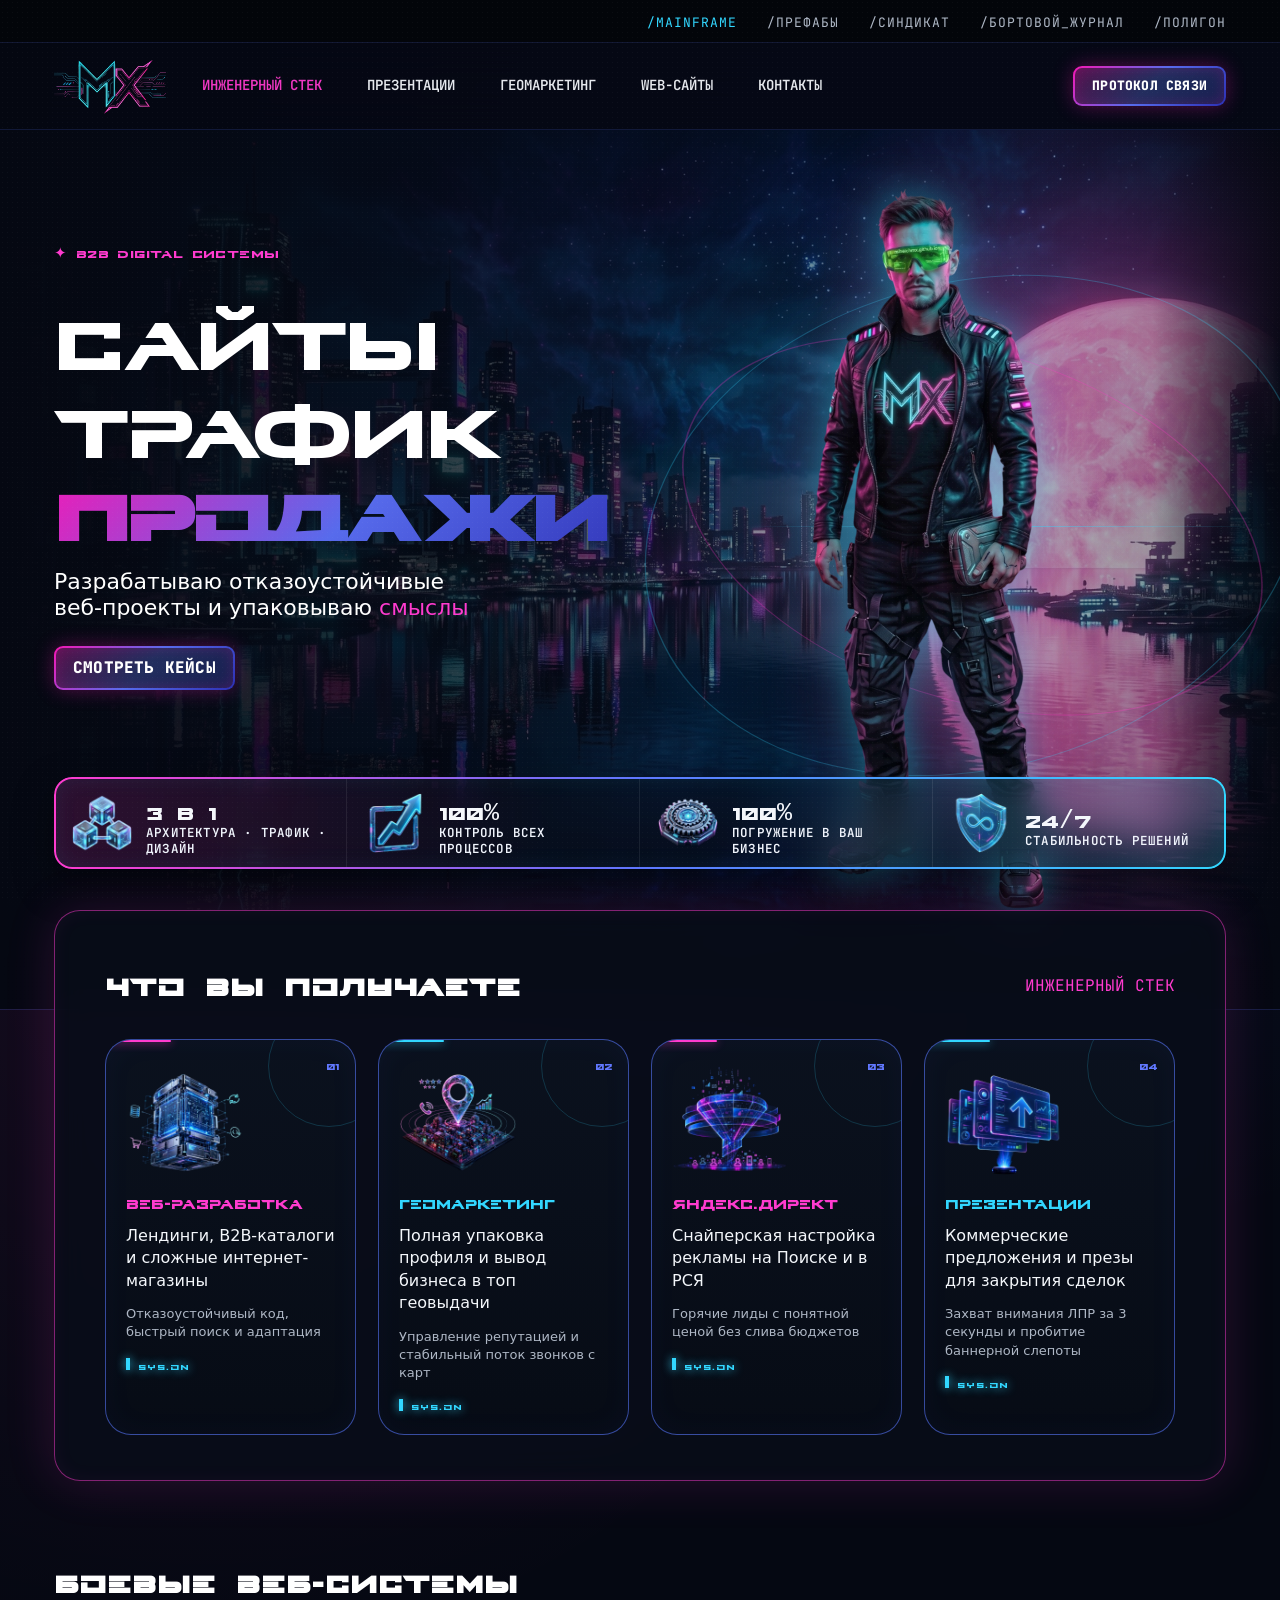
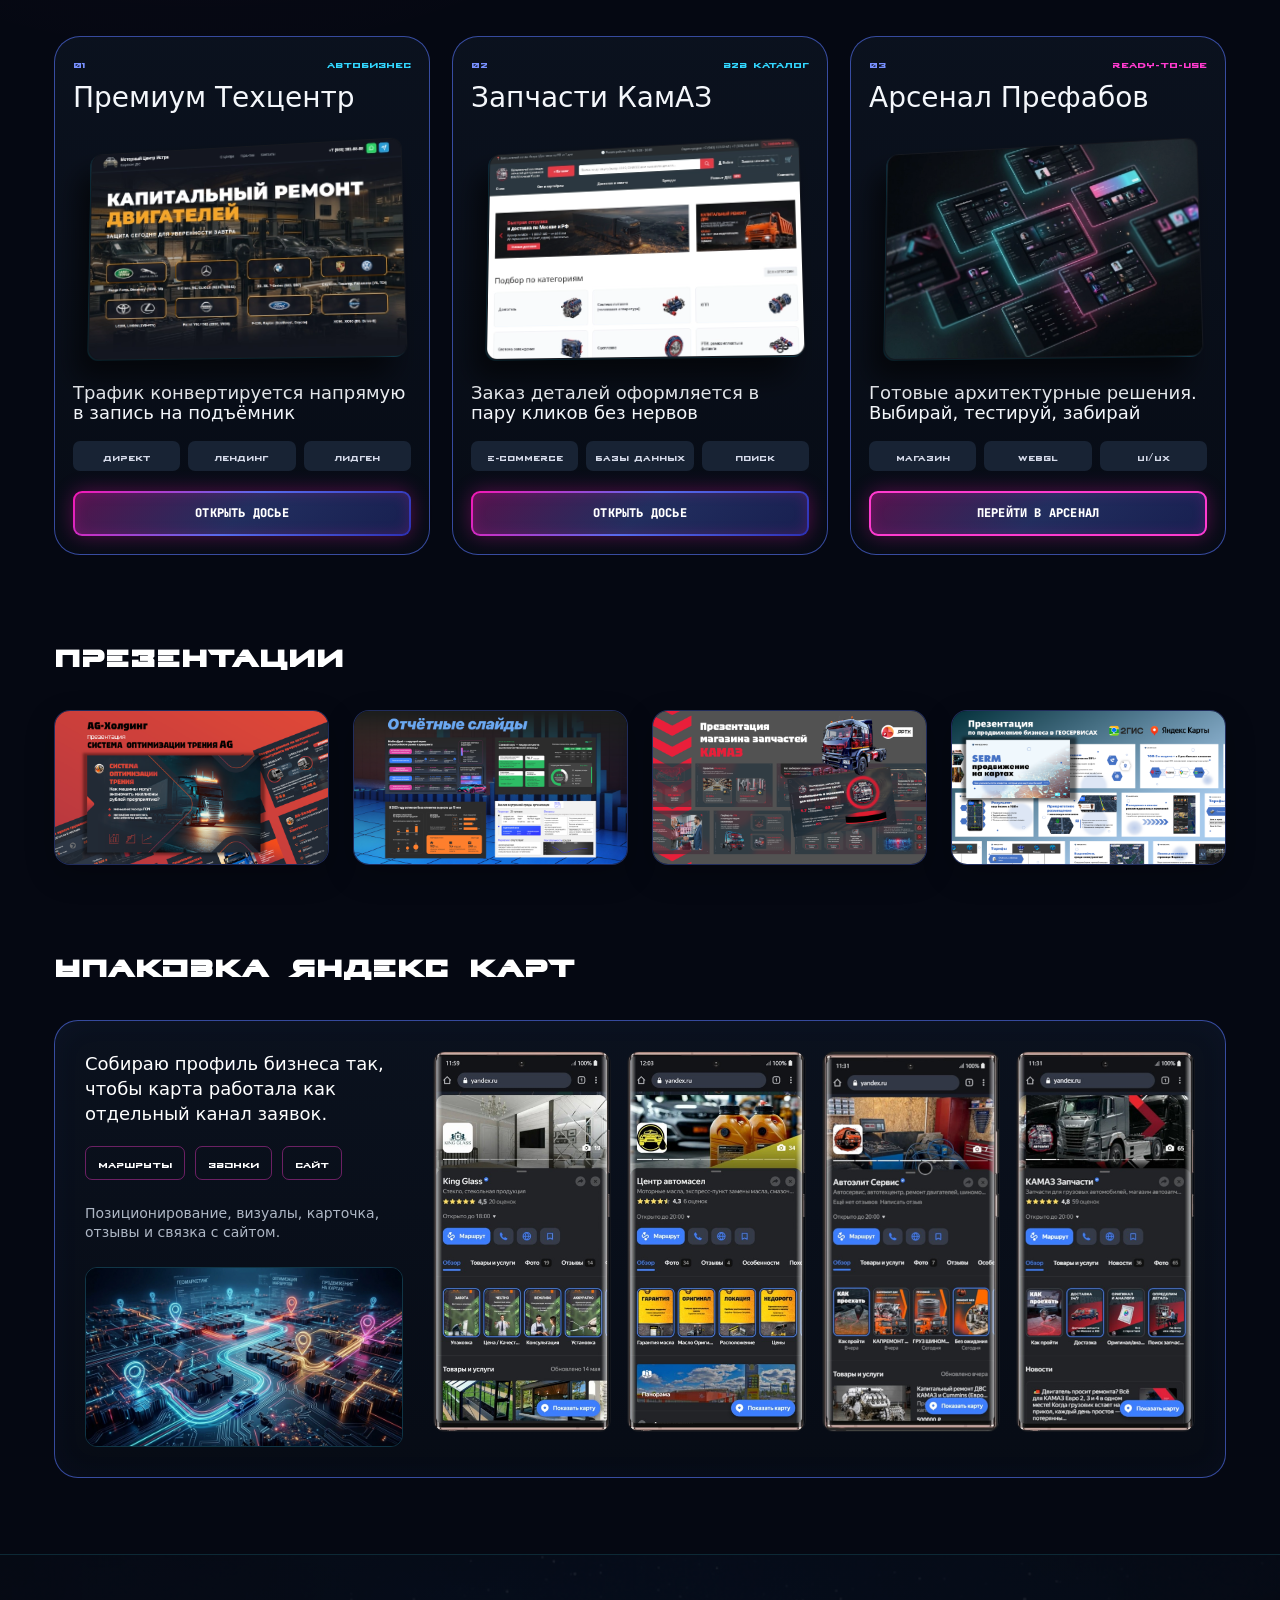
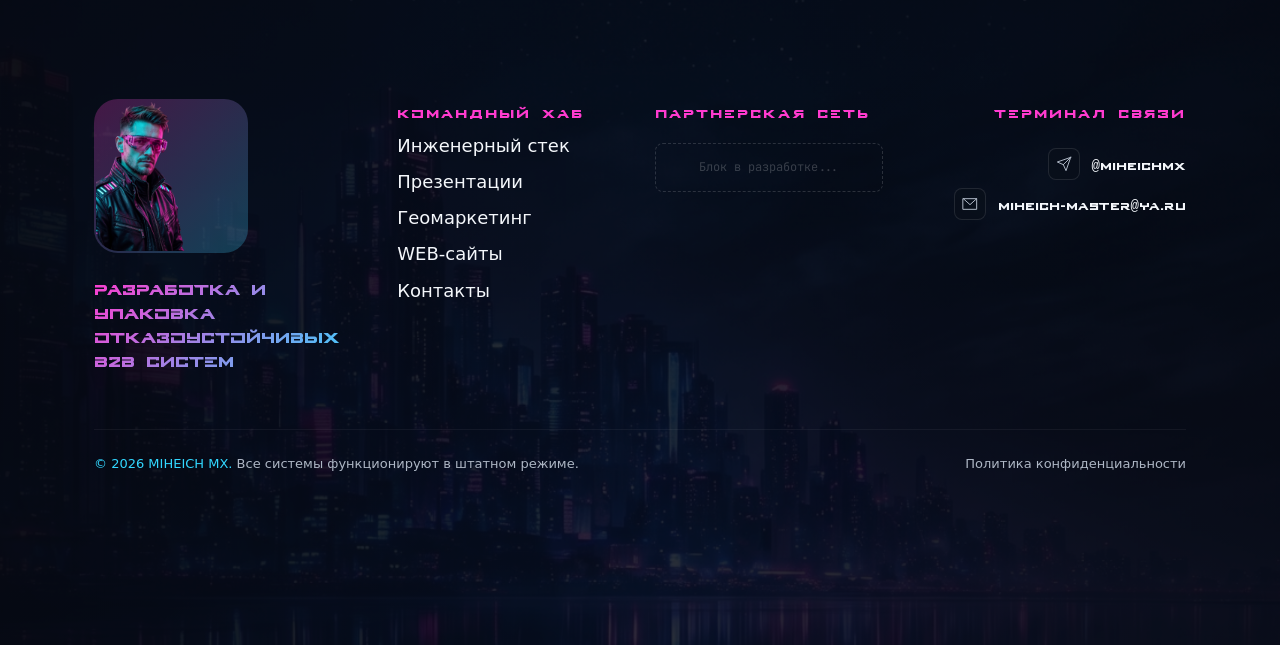
<file: index.html>
<!doctype html>
<html lang="ru">
<head>
  <meta name="zen-verification" content="o4Xx7FQw3H8o6SF6BBUHPPkOaNUm8I2uiw667PYNmZG0FnLfbgzQhcn6xmGKfqoZ" />
  <!-- Open Graph / Превью для соцсетей и мессенджеров -->
<meta property="og:type" content="website">
<meta property="og:url" content="https://miheichmx.github.io/">
<meta property="og:title" content="MIHEICH MX | Digital-инженерия">
<meta property="og:description" content="Веб-разработка, B2B-каталоги, локальное SEO и снайперский Яндекс.Директ. Технологичные решения для бизнеса. SYS.ON"> 
<meta property="og:image" content="https://miheichmx.github.io/assets/preview-cover.jpg">

<!-- Twitter / Telegram (для широких баннеров) -->
<meta name="twitter:card" content="summary_large_image">
<meta name="twitter:title" content="MIHEICH MX | Digital-инженерия">
<meta name="twitter:description" content="Веб-разработка, локальное SEO и снайперский Яндекс.Директ.">
<meta name="twitter:image" content="https://miheichmx.github.io/assets/preview-cover.jpg">
  <meta charset="utf-8">
  <meta name="viewport" content="width=device-width, initial-scale=1">
  <meta name="theme-color" content="#070a12">
  <meta name="description" content="MIHEICH MX — сайты, трафик, продажи, инженерный стек и B2B digital-системы.">
  <title>MIHEICH MX — B2B DIGITAL СИСТЕМЫ</title>
  <link rel="icon" href="assets/favicon/favicon.svg">
  <link rel="stylesheet" href="styles.css">
</head>
<body id="top">
  <header class="master-header">
    <!-- ВЕРХНИЙ УРОВЕНЬ: Глобальная сеть директорий -->
    <div class="global-nav">
      <div class="global-nav-container">
        <a href="index.html" class="active">/MAINFRAME</a>
        <a href="prefabs.html">/ПРЕФАБЫ</a>
        <a href="syndicate.html">/СИНДИКАТ</a>
        <a href="logbook.html">/БОРТОВОЙ_ЖУРНАЛ</a>
        <a href="polygon.html">/ПОЛИГОН</a>
      </div>
    </div>

    <!-- НИЖНИЙ УРОВЕНЬ: Локальный пульт текущей страницы -->
    <div class="topbar">
      <div class="topbar-container">
        
        <a class="logo-link" href="index.html#top" aria-label="MIHEICH MX">
          <img src="assets/logo/logo_mx.png" alt="MIHEICH MX">
        </a>

        <button class="nav-toggle" aria-expanded="false" aria-controls="site-nav" aria-label="Открыть меню">
          <span></span><span></span><span></span>
        </button>

        <nav class="site-nav" id="site-nav">
          <a href="index.html#services">ИНЖЕНЕРНЫЙ СТЕК</a>
          <a href="index.html#presentations">ПРЕЗЕНТАЦИИ</a>
          <a href="index.html#geo">ГЕОМАРКЕТИНГ</a>
          <a href="index.html#web">WEB-САЙТЫ</a>
          <a href="index.html#contact">КОНТАКТЫ</a>
        </nav>

        <a class="nav-cta" href="https://t.me/MiheichMX?text=Привет!%20Хочу%20обсудить%20запуск%20веб-системы" target="_blank" rel="noopener noreferrer">ПРОТОКОЛ СВЯЗИ</a>
        
      </div>
    </div>
  </header>

  <main>
    <section class="hero section-shell">
      <div class="hero-bg"></div>
      <div class="hero-vignette"></div>
      <div class="hero-content">
        <div class="eyebrow">✦ B2B DIGITAL СИСТЕМЫ</div>
        <h1><span>САЙТЫ</span><span>ТРАФИК</span><strong>ПРОДАЖИ</strong></h1>
        <p class="hero-lead">Разрабатываю отказоустойчивые<br>веб-проекты и упаковываю <em>смыслы</em></p>
        <a class="ghost-btn hero-btn" href="#presentations">Смотреть кейсы</a>
      </div>
      <div class="hero-orbit">
        <div class="hero-ring ring-a"></div>
        <div class="hero-ring ring-b"></div>
        <div class="hero-scanline"></div>
      </div>
<!-- НОВЫЙ БЛОК АВАТАРА -->
      <div class="hero-avatar">
        <img src="assets/avatar/social_media_avatar.webp" alt="Miheich MX" class="cyber-avatar">
      </div>
      <div class="metrics">
        <article class="metric">
          <img src="assets/icons/header_plate_3_in_1.png" alt="">
          <div><b>3 в 1</b><span>Архитектура · Трафик · Дизайн</span></div>
        </article>
        <article class="metric">
          <img src="assets/icons/header_plate_100_percent_1.png" alt="">
          <div><b>100%</b><span>КОНТРОЛЬ ВСЕХ ПРОЦЕССОВ</span></div>
        </article>
        <article class="metric">
          <img src="assets/icons/header_plate_100_percent_2.png" alt="">
          <div><b>100%</b><span>Погружение в ваш бизнес</span></div>
        </article>
        <article class="metric">
          <img src="assets/icons/header_plate_24_7.png" alt="">
          <div><b>24/7</b><span>СТАБИЛЬНОСТЬ РЕШЕНИЙ</span></div>
        </article>
      </div>
    </section>

    <section class="stack section-shell" id="services">
      <div class="stack-plate">
        <div class="section-title-row">
          <h2 class="title-terminator">ЧТО ВЫ ПОЛУЧАЕТЕ</h2>
          <div class="kicker-pink">Инженерный стек</div>
        </div>

        <div class="stack-grid">
          <article class="stack-card">
            <div class="card-icon"><img src="assets/icons/engineering_stack_web.png" alt=""></div>
            <div class="card-index">01</div>
            <h3>ВЕБ-РАЗРАБОТКА</h3>
            <p class="card-main">Лендинги, B2B-каталоги<br>и сложные интернет-магазины</p>
            <p class="card-sub">Отказоустойчивый код, быстрый поиск и адаптация</p>
            <!-- Кибер-украшалка -->
            <div class="cyber-decor" style="display: flex; align-items: center; gap: 8px; margin-top: 15px;">
  <div class="decor-bar" style="width: 4px; height: 12px; background: var(--cyan); box-shadow: 0 0 10px var(--cyan);"></div>
  <span class="decor-hash" style="color: var(--cyan); font-family: 'Terminator', monospace; font-size: 11px; text-shadow: 0 0 10px rgba(52,215,255,0.9); letter-spacing: 1px;">SYS.ON</span>
</div>
          </article>

          <article class="stack-card">
            <div class="card-icon"><img src="assets/icons/engineering_stack_geo.png" alt=""></div>
            <div class="card-index">02</div>
            <h3 class="cyan">ГЕОМАРКЕТИНГ</h3>
            <p class="card-main">Полная упаковка профиля и вывод бизнеса в топ геовыдачи</p>
            <p class="card-sub">Управление репутацией и стабильный поток звонков с карт</p>
<div class="cyber-decor" style="display: flex; align-items: center; gap: 8px; margin-top: 15px;">
  <div class="decor-bar" style="width: 4px; height: 12px; background: var(--cyan); box-shadow: 0 0 10px var(--cyan);"></div>
  <span class="decor-hash" style="color: var(--cyan); font-family: 'Terminator', monospace; font-size: 11px; text-shadow: 0 0 10px rgba(52,215,255,0.9); letter-spacing: 1px;">SYS.ON</span>
</div>
          </article>

          <article class="stack-card">
            <div class="card-icon"><img src="assets/icons/engineering_stack_direct.png" alt=""></div>
            <div class="card-index">03</div>
            <h3>ЯНДЕКС.ДИРЕКТ</h3>
            <p class="card-main">Снайперская настройка рекламы на Поиске и в РСЯ</p>
            <p class="card-sub">Горячие лиды с понятной ценой без слива бюджетов</p>
            <div class="cyber-decor" style="display: flex; align-items: center; gap: 8px; margin-top: 15px;">
  <div class="decor-bar" style="width: 4px; height: 12px; background: var(--cyan); box-shadow: 0 0 10px var(--cyan);"></div>
  <span class="decor-hash" style="color: var(--cyan); font-family: 'Terminator', monospace; font-size: 11px; text-shadow: 0 0 10px rgba(52,215,255,0.9); letter-spacing: 1px;">SYS.ON</span>
</div>
          </article>

          <article class="stack-card">
            <div class="card-icon"><img src="assets/icons/engineering_stack_presentations.png" alt=""></div>
            <div class="card-index">04</div>
            <h3 class="cyan">ПРЕЗЕНТАЦИИ</h3>
            <p class="card-main">Коммерческие предложения и презы для закрытия сделок</p>
            <p class="card-sub">Захват внимания ЛПР за 3 секунды и пробитие баннерной слепоты</p>
            <div class="cyber-decor" style="display: flex; align-items: center; gap: 8px; margin-top: 15px;">
  <div class="decor-bar" style="width: 4px; height: 12px; background: var(--cyan); box-shadow: 0 0 10px var(--cyan);"></div>
  <span class="decor-hash" style="color: var(--cyan); font-family: 'Terminator', monospace; font-size: 11px; text-shadow: 0 0 10px rgba(52,215,255,0.9); letter-spacing: 1px;">SYS.ON</span>
</div>
          </article>
        </div>
      </div>
    </section>

    <!-- 2. БОЕВЫЕ ВЕБ-СИСТЕМЫ (Перенесли сюда!) -->
<section class="systems section-shell" id="web">
      <div class="section-title-row">
        <div>
          <h2 class="title-terminator">БОЕВЫЕ <span>ВЕБ-СИСТЕМЫ</span></h2>
        </div>
      </div>

      <div class="system-grid">
        <!-- КЕЙС 1: ТЕХЦЕНТР КОЛЯНА -->
        <article class="system-card">
          <div class="system-top"><span>01</span><span style="color: var(--cyan);">Автобизнес</span></div>
          <h3>Премиум Техцентр</h3>
          <div class="perspective-img">
            <img src="assets/systems/web_system_dizelkof.webp" alt="Премиум Техцентр">
          </div>
          <p>Трафик конвертируется напрямую в запись на подъёмник</p>
          <div class="chips" style="margin-bottom: 20px;"><span>Директ</span><span>Лендинг</span><span>Лидген</span></div>
          <a href="polygon.html#techcenter" class="ghost-btn" style="display: block; width: 100%; text-align: center; text-decoration: none; font-size: 12px; padding: 12px;">ОТКРЫТЬ ДОСЬЕ</a>
        </article>

        <!-- КЕЙС 2: AVTOELIT -->
        <article class="system-card">
          <div class="system-top"><span>02</span><span style="color: var(--cyan);">B2B Каталог</span></div>
          <h3>Запчасти КамАЗ</h3>
          <div class="perspective-img">
            <img src="assets/systems/web_system_avtoelit.webp" alt="Каталог запчастей КамАЗ">
          </div>
          <p>Заказ деталей оформляется в пару кликов без нервов</p>
          <div class="chips" style="margin-bottom: 20px;"><span>E-commerce</span><span>Базы данных</span><span>Поиск</span></div>
          <a href="polygon.html#avtoelit" class="ghost-btn" style="display: block; width: 100%; text-align: center; text-decoration: none; font-size: 12px; padding: 12px;">ОТКРЫТЬ ДОСЬЕ</a>
        </article>

        <!-- БЛОК 3: ПРЕФАБЫ (ВМЕСТО АДДИТИВОВ) -->
        <article class="system-card">
          <div class="system-top"><span>03</span><span style="color: var(--pink);">Ready-to-use</span></div>
          <h3>Арсенал Префабов</h3>
          <div class="perspective-img">
            <!-- Закинь сюда красивый скриншот магазина префабов (или голограмму) -->
            <img src="assets/systems/web_system_prefabs.webp" alt="Магазин Префабов">
          </div>
          <p>Готовые архитектурные решения. Выбирай, тестируй, забирай</p>
          <div class="chips" style="margin-bottom: 20px;"><span>Магазин</span><span>WebGL</span><span>UI/UX</span></div>
          <a href="prefabs.html" class="ghost-btn" style="display: block; width: 100%; text-align: center; text-decoration: none; font-size: 12px; padding: 12px; border-color: var(--pink);">ПЕРЕЙТИ В АРСЕНАЛ</a>
        </article>
      </div>
    </section>
    
    <!-- ОБЩИЙ КОНТЕЙНЕР ДЛЯ ДВУХ КОЛОНОК -->
    <!-- ПРЕЗЕНТАЦИИ (Без лишних оберток) -->
    <section class="cases section-shell" id="presentations">
      <div class="section-title-row">
        <div>
          <h2 class="title-terminator">ПРЕЗЕНТАЦИИ <span></span></h2>
        </div>
      </div>

      <div class="cases-grid">
        <figure><img src="assets/cases/case_1_presentation.png" alt="Кейс 1"></figure>
        <figure><img src="assets/cases/case_2_presentation.png" alt="Кейс 2"></figure>
        <figure><img src="assets/cases/case_3_presentation.png" alt="Кейс 3"></figure>
        <figure><img src="assets/cases/case_4_presentation.png" alt="Кейс 4"></figure>
      </div>
    </section>

      <!-- ГЕОМАРКЕТИНГ (Теперь на всю ширину) -->
    <section class="geo-showcase section-shell" id="geo">
      <div class="section-title-row">
        <div>
          <h2 class="title-terminator">УПАКОВКА <span>ЯНДЕКС КАРТ</span></h2>
        </div>
      </div>

      <div class="geo-layout">
        
        <!-- Левый блок: Текст (прижат к верху) и Картинка (прижата к низу) -->
        <div class="geo-copy">
          <div class="geo-text-content">
            <p class="lead-text">Собираю профиль бизнеса так, чтобы карта работала как отдельный канал заявок.</p>
            <div class="geo-badges">
              <span>МАРШРУТЫ</span><span>ЗВОНКИ</span><span>САЙТ</span>
            </div>
            <p class="muted-text">Позиционирование, визуалы, карточка, отзывы и связка с сайтом.</p>
          </div>
          <div class="geo-cyber-img">
            <img src="assets/maps/geo_cyber_map.webp" alt="Кибер-карта Яндекс">
          </div>
        </div>

        <!-- Правый блок: 4 скриншота в ряд -->
        <div class="maps-grid">
          <img src="assets/maps/yandex_maps_1.png" alt="Яндекс Карты 1">
          <img src="assets/maps/yandex_maps_2.png" alt="Яндекс Карты 2">
          <img src="assets/maps/yandex_maps_3.png" alt="Яндекс Карты 3">
          <img src="assets/maps/yandex_maps_4.png" alt="Яндекс Карты 4">
        </div>
      </div>
    </section>
    
    </main> <!-- ЗАКРЫВАЕМ MAIN ЗДЕСЬ, ДО ФУТЕРА -->

  <!-- ТЕРМИНАЛ СВЯЗИ (ФУТЕР НА ВСЮ ШИРИНУ) -->
  <section class="contact" id="contact" style="position: relative; width: 100%; background-color: #070a12; border-top: 1px solid rgba(52,215,255,0.15); overflow: hidden;">
    
    <!-- Фоновый слой на 100% ширины -->
    <div class="contact-bg" style="position: absolute; inset: 0; width: 100%; height: 100%; opacity: 0.4; pointer-events: none;"></div>
    
    <!-- Контентный контейнер -->
    <div style="position: relative; z-index: 2; max-width: 1440px; margin: 0 auto; padding: 80px 40px 40px;">
      <div class="contact-grid">
        
        <!-- Колонка 1: Бренд и Аватар -->
        <div class="contact-brand">
          <div class="avatar-gradient-frame">
            <img class="footer-avatar" src="assets/avatar/social_media_avatar_footer.webp" alt="MIHEICH">
          </div>
          <div class="footer-tagline">Разработка и упаковка<br>отказоустойчивых b2b систем</div>
        </div>

        <!-- Колонка 2: Командный хаб -->
        <div>
          <div class="kicker" style="font-size: 16px; letter-spacing: 2px;">КОМАНДНЫЙ ХАБ</div>
          <nav class="footer-nav">
            <a href="index.html#services">Инженерный стек</a>
            <a href="index.html#presentations">Презентации</a>
            <a href="index.html#geo">Геомаркетинг</a>
            <a href="index.html#web">WEB-сайты</a>
            <a href="index.html#contact">Контакты</a>
          </nav>
        </div>

        <!-- Колонка 3: Пустота под партнерские ссылки -->
        <div class="partner-space">
          <div class="kicker" style="font-size: 16px; letter-spacing: 2px;">ПАРТНЕРСКАЯ СЕТЬ</div>
          <div class="empty-slot">Блок в разработке...</div>
        </div>

        <!-- Колонка 4: Терминал связи -->
        <div>
          <div class="kicker" style="font-size: 16px; letter-spacing: 2px;">ТЕРМИНАЛ СВЯЗИ</div>
          <div class="contact-links cyber-contacts" style="margin-top: 15px;">
            <a href="https://t.me/MiheichMX" target="_blank" rel="noopener noreferrer">
              <span class="cyber-icon tg-icon">
                <svg viewBox="0 0 24 24" fill="none" stroke="currentColor" stroke-width="1.5" stroke-linecap="square" stroke-linejoin="miter"><line x1="22" y1="2" x2="11" y2="13"></line><polygon points="22 2 15 22 11 13 2 9 22 2"></polygon></svg>
              </span>
              @MiheichMX
            </a>
       
            <a href="mailto:miheich-master@ya.ru">
              <span class="cyber-icon mail-icon">
                <svg viewBox="0 0 24 24" fill="none" stroke="currentColor" stroke-width="1.5" stroke-linecap="square" stroke-linejoin="miter"><path d="M2 4h20v16H2z"></path><polyline points="22,4 12,13 2,4"></polyline></svg>
              </span>
              miheich-master@ya.ru
            </a>
          </div>
        </div>
      </div>

      <div class="footer-bottom" style="
        position: relative !important;
        inset: auto !important;
        margin: 60px 0 0 0 !important; 
        border-top: 1px solid rgba(255,255,255,0.05); 
        padding: 25px 0 40px 0 !important; 
        display: flex !important; 
        justify-content: space-between !important; 
        align-items: center !important;
        flex-wrap: wrap !important;
        gap: 20px !important;
        width: 100% !important;
        clear: both !important;
      ">
        <div style="color: var(--muted); font-size: 13px;">
          <span>© 2026 MIHEICH MX.</span> Все системы функционируют в штатном режиме.
        </div>
        <div>
          <a href="#" style="color: var(--muted); text-decoration: none; font-size: 13px;">Политика конфиденциальности</a>
        </div>
      </div>
    </div>
  </section>

  <!-- СКРИПТЫ ВСЕГДА В САМОМ НИЗУ, ПОСЛЕ ФУТЕРА -->
  <script src="script.js"></script>

  <script src="script.js"></script>
</body>
</html>
</file>
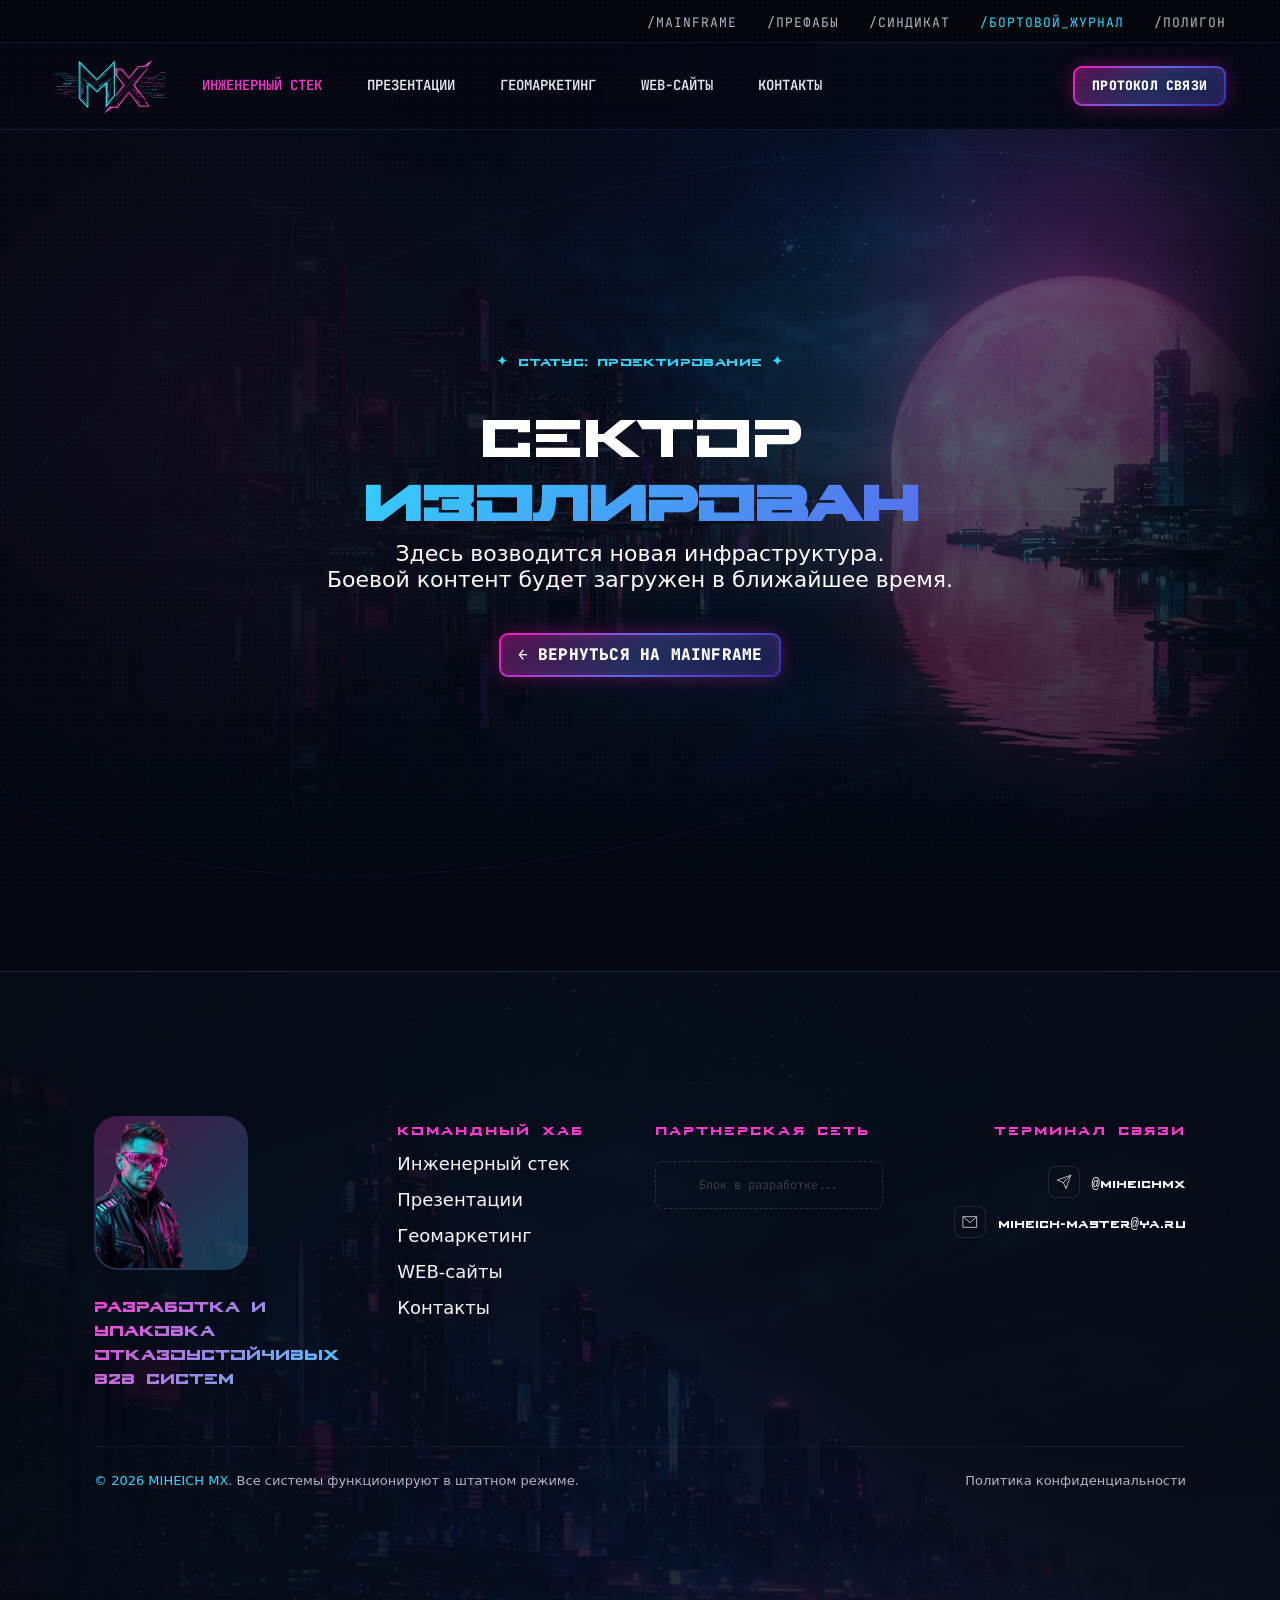
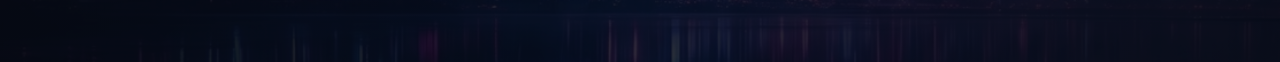
<file: logbook.html>
<!doctype html>
<html lang="ru">
<head>
  <!-- Open Graph / Превью для соцсетей и мессенджеров -->
<meta property="og:type" content="website">
<meta property="og:url" content="https://miheichmx.github.io/">
<meta property="og:title" content="MIHEICH MX | Digital-инженерия">
<meta property="og:description" content="Веб-разработка, B2B-каталоги, локальное SEO и снайперский Яндекс.Директ. Технологичные решения для бизнеса. SYS.ON">
<meta property="og:image" content="https://miheichmx.github.io/assets/preview-cover.jpg">

<!-- Twitter / Telegram (для широких баннеров) -->
<meta name="twitter:card" content="summary_large_image">
<meta name="twitter:title" content="MIHEICH MX | Digital-инженерия">
<meta name="twitter:description" content="Веб-разработка, локальное SEO и снайперский Яндекс.Директ.">
<meta name="twitter:image" content="https://miheichmx.github.io/assets/preview-cover.jpg">
  <meta charset="utf-8">
  <meta name="viewport" content="width=device-width, initial-scale=1">
  <meta name="theme-color" content="#070a12">
  <title>MIHEICH MX — СИСТЕМА В РАЗРАБОТКЕ</title>
  <link rel="icon" href="assets/favicon/favicon.svg">
  <link rel="stylesheet" href="styles.css">
</head>
<body id="top">
  
  <!-- ТВОЯ НОВАЯ ШАПКА -->
  <header class="master-header">
    <div class="global-nav">
      <div class="global-nav-container">
        <!-- Не забудь в каждом файле переносить класс class="active" на нужную ссылку -->
        <a href="index.html">/MAINFRAME</a>
        <a href="prefabs.html">/ПРЕФАБЫ</a>
        <a href="syndicate.html">/СИНДИКАТ</a>
        <a href="logbook.html" class="active">/БОРТОВОЙ_ЖУРНАЛ</a>
        <a href="polygon.html">/ПОЛИГОН</a>
      </div>
    </div>

    <div class="topbar">
      <div class="topbar-container">
        <a class="logo-link" href="index.html#top">
          <img src="assets/logo/logo_mx.png" alt="MIHEICH MX">
        </a>
        <button class="nav-toggle" aria-expanded="false" aria-controls="site-nav">
          <span></span><span></span><span></span>
        </button>
        <nav class="site-nav" id="site-nav">
          <a href="index.html#services">ИНЖЕНЕРНЫЙ СТЕК</a>
          <a href="index.html#presentations">ПРЕЗЕНТАЦИИ</a>
          <a href="index.html#geo">ГЕОМАРКЕТИНГ</a>
          <a href="index.html#web">WEB-САЙТЫ</a>
          <a href="index.html#contact">КОНТАКТЫ</a>
        </nav>
        <a class="nav-cta" href="https://t.me/MiheichMX" target="_blank">ПРОТОКОЛ СВЯЗИ</a>
      </div>
    </div>
  </header>

  <main>
    <!-- КИБЕР-ЗАГЛУШКА БЕЗ НОВЫХ СТИЛЕЙ -->
    <section class="hero section-shell" style="min-height: 85vh; display: flex; align-items: center; justify-content: center; text-align: center; border-bottom: none;">
      
      <!-- Темный фон с растворением -->
      <div class="hero-bg" style="opacity: 0.4;"></div>
      <div class="hero-vignette"></div>

      <div class="hero-content" style="padding: 0; max-width: 900px; z-index: 10;">
        <div class="eyebrow" style="color: var(--cyan);">✦ СТАТУС: ПРОЕКТИРОВАНИЕ ✦</div>
        
        <h1 style="font-size: clamp(40px, 6vw, 80px); margin-bottom: 20px;">
          <span>СЕКТОР</span>
          <!-- Градиент в циановых тонах для разнообразия -->
          <strong style="background: linear-gradient(135deg, #32D7FF 0%, #576BEC 100%); -webkit-background-clip: text; -webkit-text-fill-color: transparent;">ИЗОЛИРОВАН</strong>
        </h1>
        
        <p class="hero-lead" style="margin-bottom: 40px;">
          Здесь возводится новая инфраструктура.<br>Боевой контент будет загружен в ближайшее время.
        </p>
        
        <a class="ghost-btn hero-btn" href="index.html">← ВЕРНУТЬСЯ НА MAINFRAME</a>
      </div>

      <!-- Центральные орбиты для эстетики сканирования -->
      <div class="hero-orbit" style="left: 50%; top: 50%; transform: translate(-50%, -50%); width: 100%; height: 100%; opacity: 0.2;">
        <div class="hero-ring ring-a"></div>
        <div class="hero-scanline"></div>
      </div>
    </section>
    </main> <!-- ЗАКРЫВАЕМ MAIN ЗДЕСЬ, ДО ФУТЕРА -->

  <!-- ТЕРМИНАЛ СВЯЗИ (ФУТЕР НА ВСЮ ШИРИНУ) -->
  <section class="contact" id="contact" style="position: relative; width: 100%; background-color: #070a12; border-top: 1px solid rgba(52,215,255,0.15); overflow: hidden;">
    
    <!-- Фоновый слой на 100% ширины -->
    <div class="contact-bg" style="position: absolute; inset: 0; width: 100%; height: 100%; opacity: 0.4; pointer-events: none;"></div>
    
    <!-- Контентный контейнер -->
    <div style="position: relative; z-index: 2; max-width: 1440px; margin: 0 auto; padding: 80px 40px 40px;">
      <div class="contact-grid">
        
        <!-- Колонка 1: Бренд и Аватар -->
        <div class="contact-brand">
          <div class="avatar-gradient-frame">
            <img class="footer-avatar" src="assets/avatar/social_media_avatar_footer.webp" alt="MIHEICH">
          </div>
          <div class="footer-tagline">Разработка и упаковка<br>отказоустойчивых b2b систем</div>
        </div>

        <!-- Колонка 2: Командный хаб -->
        <div>
          <div class="kicker" style="font-size: 16px; letter-spacing: 2px;">КОМАНДНЫЙ ХАБ</div>
          <nav class="footer-nav">
            <a href="index.html#services">Инженерный стек</a>
            <a href="index.html#presentations">Презентации</a>
            <a href="index.html#geo">Геомаркетинг</a>
            <a href="index.html#web">WEB-сайты</a>
            <a href="index.html#contact">Контакты</a>
          </nav>
        </div>

        <!-- Колонка 3: Пустота под партнерские ссылки -->
        <div class="partner-space">
          <div class="kicker" style="font-size: 16px; letter-spacing: 2px;">ПАРТНЕРСКАЯ СЕТЬ</div>
          <div class="empty-slot">Блок в разработке...</div>
        </div>

        <!-- Колонка 4: Терминал связи -->
        <div>
          <div class="kicker" style="font-size: 16px; letter-spacing: 2px;">ТЕРМИНАЛ СВЯЗИ</div>
          <div class="contact-links cyber-contacts" style="margin-top: 15px;">
            <a href="https://t.me/MiheichMX" target="_blank" rel="noopener noreferrer">
              <span class="cyber-icon tg-icon">
                <svg viewBox="0 0 24 24" fill="none" stroke="currentColor" stroke-width="1.5" stroke-linecap="square" stroke-linejoin="miter"><line x1="22" y1="2" x2="11" y2="13"></line><polygon points="22 2 15 22 11 13 2 9 22 2"></polygon></svg>
              </span>
              @MiheichMX
            </a>
       
            <a href="mailto:miheich-master@ya.ru">
              <span class="cyber-icon mail-icon">
                <svg viewBox="0 0 24 24" fill="none" stroke="currentColor" stroke-width="1.5" stroke-linecap="square" stroke-linejoin="miter"><path d="M2 4h20v16H2z"></path><polyline points="22,4 12,13 2,4"></polyline></svg>
              </span>
              miheich-master@ya.ru
            </a>
          </div>
        </div>
      </div>

      <div class="footer-bottom" style="
        position: relative !important;
        inset: auto !important;
        margin: 60px 0 0 0 !important; 
        border-top: 1px solid rgba(255,255,255,0.05); 
        padding: 25px 0 40px 0 !important; 
        display: flex !important; 
        justify-content: space-between !important; 
        align-items: center !important;
        flex-wrap: wrap !important;
        gap: 20px !important;
        width: 100% !important;
        clear: both !important;
      ">
        <div style="color: var(--muted); font-size: 13px;">
          <span>© 2026 MIHEICH MX.</span> Все системы функционируют в штатном режиме.
        </div>
        <div>
          <a href="#" style="color: var(--muted); text-decoration: none; font-size: 13px;">Политика конфиденциальности</a>
        </div>
      </div>
    </div>
  </section>

  <!-- СКРИПТЫ ВСЕГДА В САМОМ НИЗУ, ПОСЛЕ ФУТЕРА -->
  <script src="script.js"></script>

  <!-- Подвал сюда можно пока не тянуть, заглушка займет весь экран -->
  <script src="script.js"></script>
</body>
</html>
</file>
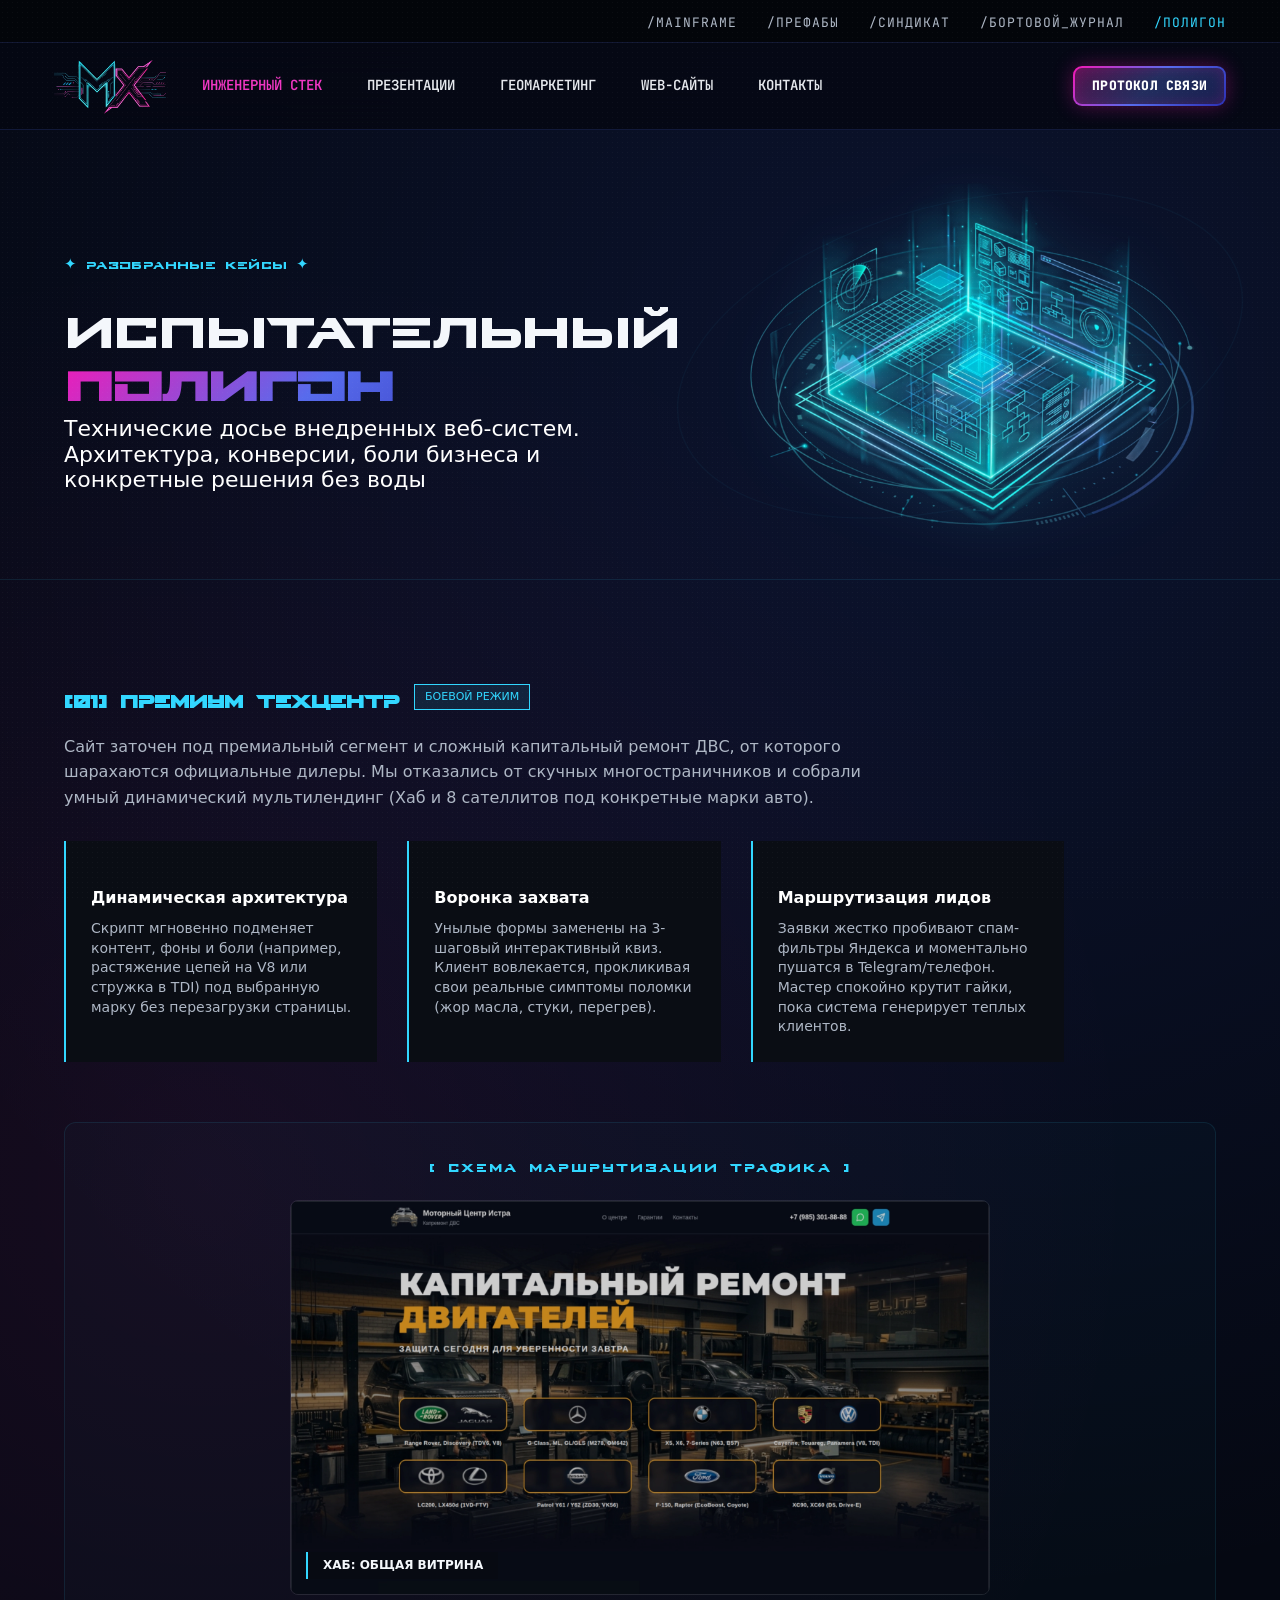
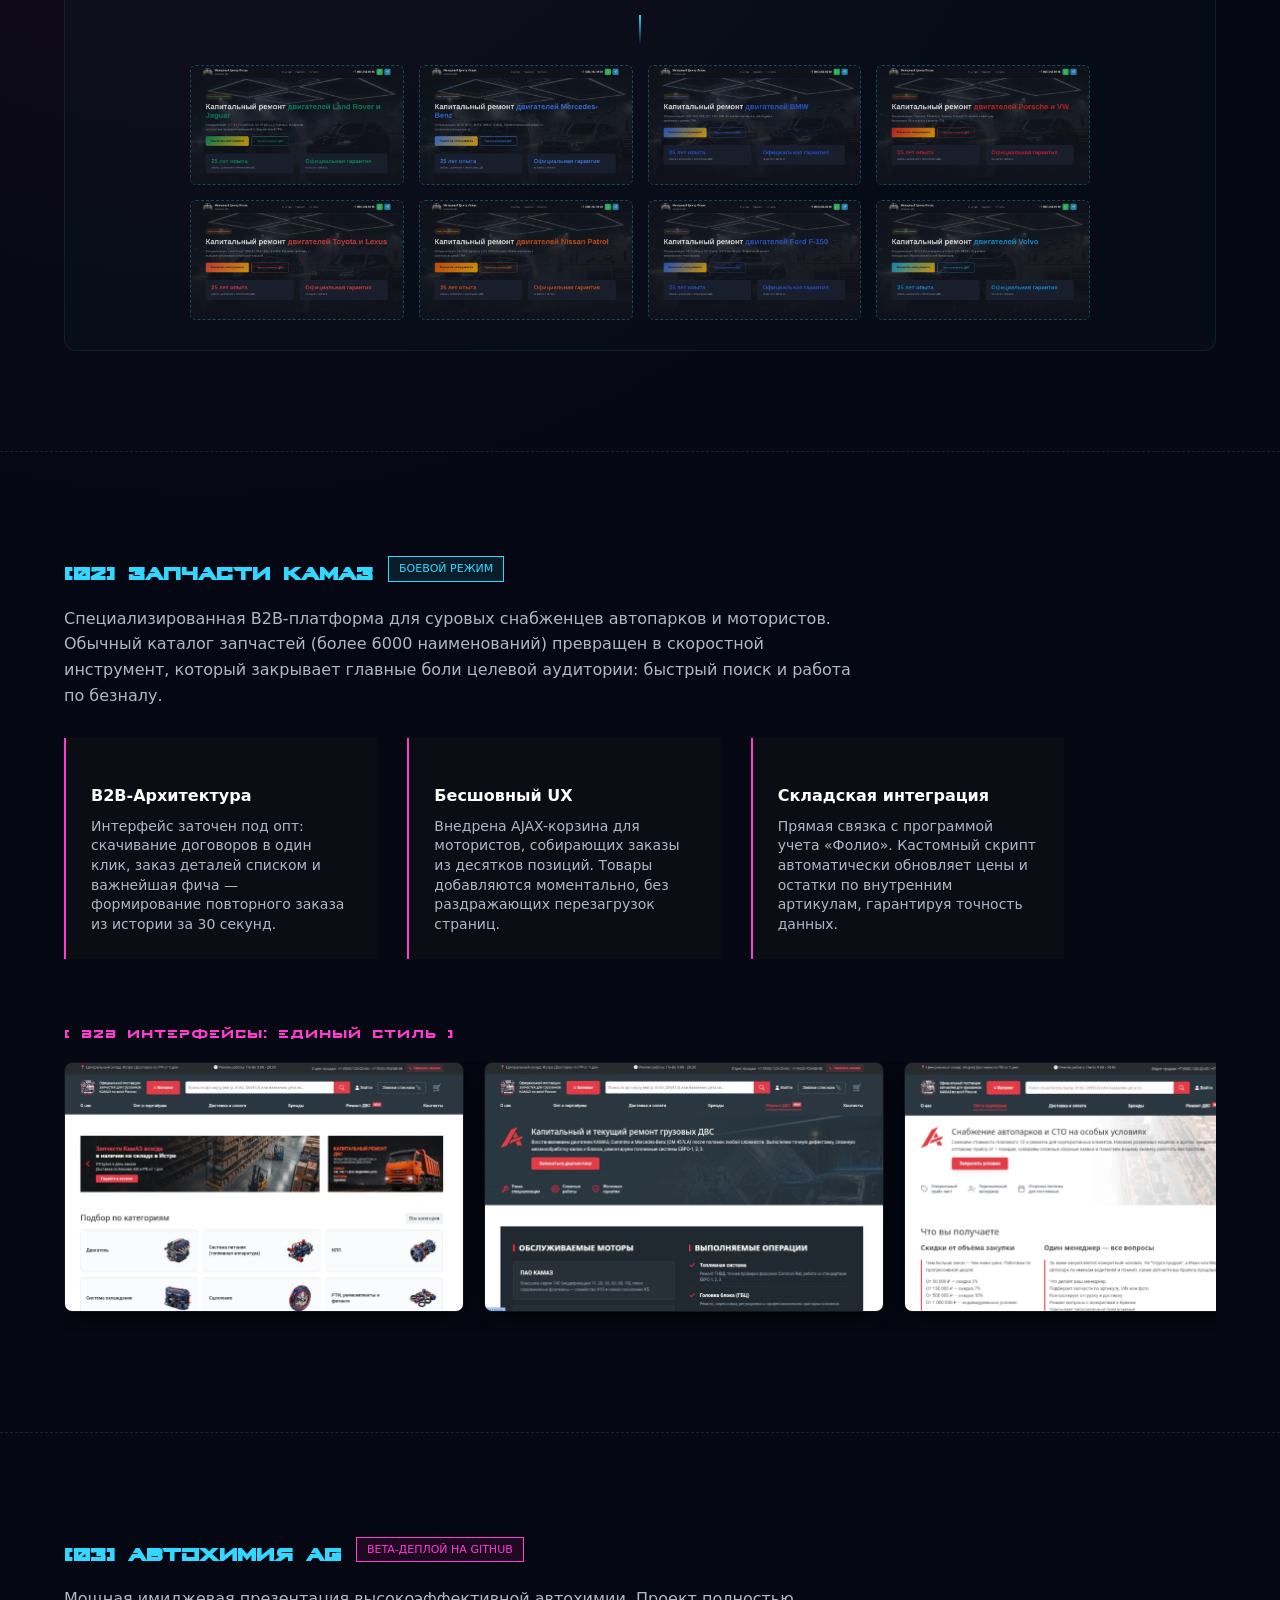
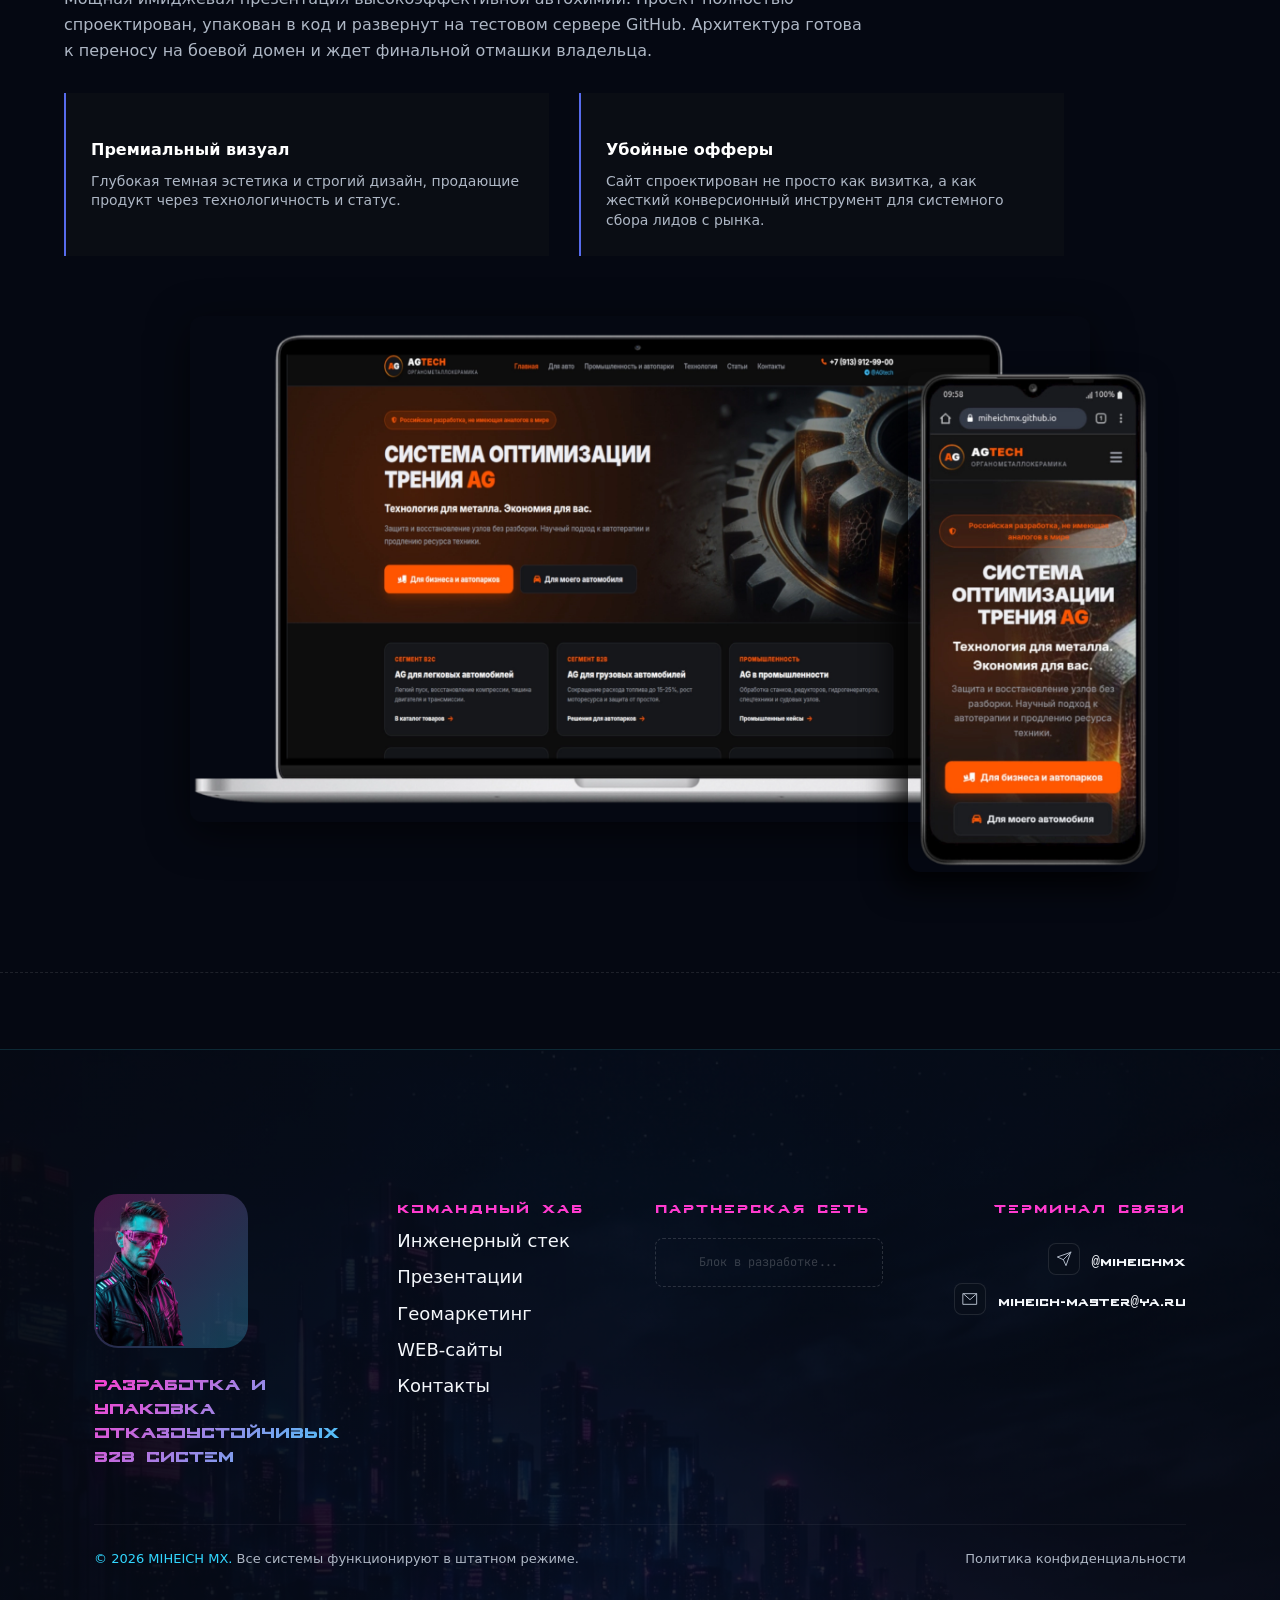
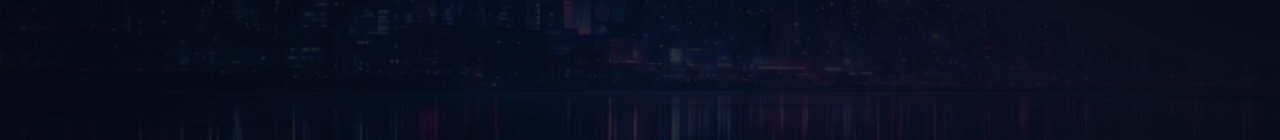
<file: polygon.html>
<!doctype html>
<html lang="ru">
<head>
  <!-- Open Graph / Превью для соцсетей и мессенджеров -->
<meta property="og:type" content="website">
<meta property="og:url" content="https://miheichmx.github.io/">
<meta property="og:title" content="MIHEICH MX | Digital-инженерия">
<meta property="og:description" content="Веб-разработка, B2B-каталоги, локальное SEO и снайперский Яндекс.Директ. Технологичные решения для бизнеса. SYS.ON">
<meta property="og:image" content="https://miheichmx.github.io/assets/preview-cover.jpg">

<!-- Twitter / Telegram (для широких баннеров) -->
<meta name="twitter:card" content="summary_large_image">
<meta name="twitter:title" content="MIHEICH MX | Digital-инженерия">
<meta name="twitter:description" content="Веб-разработка, локальное SEO и снайперский Яндекс.Директ.">
<meta name="twitter:image" content="https://miheichmx.github.io/assets/preview-cover.jpg">
  <meta charset="utf-8">
  <meta name="viewport" content="width=device-width, initial-scale=1">
  <meta name="theme-color" content="#070a12">
  <title>MIHEICH MX — ПОЛИГОН</title>
  <link rel="icon" href="assets/favicon/favicon.svg">
  <link rel="stylesheet" href="styles.css">
</head>
<body id="top">
  
  <!-- ШАПКА -->
  <header class="master-header">
    <div class="global-nav">
      <div class="global-nav-container">
        <a href="index.html">/MAINFRAME</a>
        <a href="prefabs.html">/ПРЕФАБЫ</a>
        <a href="syndicate.html">/СИНДИКАТ</a>
        <a href="logbook.html">/БОРТОВОЙ_ЖУРНАЛ</a>
        <a href="polygon.html" class="active">/ПОЛИГОН</a>
      </div>
    </div>

    <div class="topbar">
      <div class="topbar-container">
        <a class="logo-link" href="index.html#top">
          <img src="assets/logo/logo_mx.png" alt="MIHEICH MX">
        </a>
        <button class="nav-toggle" aria-expanded="false" aria-controls="site-nav">
          <span></span><span></span><span></span>
        </button>
        <nav class="site-nav" id="site-nav">
          <a href="index.html#services">ИНЖЕНЕРНЫЙ СТЕК</a>
          <a href="index.html#presentations">ПРЕЗЕНТАЦИИ</a>
          <a href="index.html#geo">ГЕОМАРКЕТИНГ</a>
          <a href="index.html#web">WEB-САЙТЫ</a>
          <a href="index.html#contact">КОНТАКТЫ</a>
        </nav>
        <a class="nav-cta" href="https://t.me/MiheichMX" target="_blank">ПРОТОКОЛ СВЯЗИ</a>
      </div>
    </div>
  </header>

  <!-- ОСНОВНОЙ КОНТЕНТ (Закрывается СТРОГО перед футером) -->
  <main>
    <!-- Шапка Полигона с технологичной 3D-голограммой -->
    <section class="hero section-shell" style="position: relative; min-height: 50vh; display: flex; align-items: center; border-bottom: 1px solid rgba(52,215,255,0.1); overflow: hidden;">
      
      <!-- Контентная левая часть -->
      <div class="hero-content" style="padding-top: 120px; padding-bottom: 60px; padding-left: 5%; position: relative; z-index: 5; max-width: 650px;">
        <div class="eyebrow" style="color: var(--cyan);">✦ РАЗОБРАННЫЕ КЕЙСЫ ✦</div>
        <h1 style="font-size: clamp(36px, 5vw, 64px); margin-bottom: 15px;">ИСПЫТАТЕЛЬНЫЙ <strong style="color: var(--cyan);">ПОЛИГОН</strong></h1>
        <p class="hero-lead" style="max-width: 550px;">
          Технические досье внедренных веб-систем. Архитектура, конверсии, боли бизнеса и конкретные решения без воды
        </p>
      </div>

      <!-- Правая часть: Голограмма (по мотивам "Префабов", вставляй сгенерированную картинку) -->
      <div class="hero-avatar" style="
        position: absolute;
        right: 0;
        top: 50%;
        transform: translateY(-43%);
        width: 50%;
        max-width: 650px;
        z-index: 4;
        display: flex;
        justify-content: center;
        align-items: center;
        pointer-events: none;
      ">
        <img src="assets/bg/polygon_hologram.webp" alt="Polygon Hologram" style="
          width: 100%;
          height: auto;
          object-fit: contain;
          filter: drop-shadow(0 0 30px rgba(52,215,255,0.4));
          mix-blend-mode: screen;
        ">
      </div>

      <!-- Атмосферная разметка под голограммой -->
      <div class="hero-orbit" style="right: 5%; top: 50%; transform: translateY(-50%); width: 40%; height: 80%; opacity: 0.15; pointer-events: none;">
        <div class="hero-ring ring-a"></div>
        <div class="hero-scanline"></div>
      </div>

    </section>

    <!-- КЕЙС 1: ТЕХЦЕНТР КОЛЯНА -->
    <section id="techcenter" class="section-shell" style="padding: 100px 5%; border-bottom: 1px dashed rgba(255,255,255,0.1);">
      <div style="display: flex; align-items: center; gap: 15px; margin-bottom: 20px;">
        <h2 style="color: var(--cyan); font-family: 'Terminator', monospace; margin: 0;">[01] ПРЕМИУМ ТЕХЦЕНТР</h2>
        <span style="background: rgba(52,215,255,0.1); color: var(--cyan); padding: 4px 10px; font-size: 11px; border: 1px solid var(--cyan);">БОЕВОЙ РЕЖИМ</span>
      </div>
      
      <p style="color: var(--muted); max-width: 800px; font-size: 16px; line-height: 1.6; margin-bottom: 30px;">
        Сайт заточен под премиальный сегмент и сложный капитальный ремонт ДВС, от которого шарахаются официальные дилеры. Мы отказались от скучных многостраничников и собрали умный динамический мультилендинг (Хаб и 8 сателлитов под конкретные марки авто).
      </p>

      <div style="display: grid; grid-template-columns: repeat(auto-fit, minmax(300px, 1fr)); gap: 30px; max-width: 1000px;">
        <div style="background: #0a0d14; padding: 25px; border-left: 2px solid var(--cyan);">
          <h4 style="color: #fff; margin-bottom: 10px;">Динамическая архитектура</h4>
          <p style="color: var(--muted); font-size: 14px; margin: 0;">Скрипт мгновенно подменяет контент, фоны и боли (например, растяжение цепей на V8 или стружка в TDI) под выбранную марку без перезагрузки страницы.</p>
        </div>
        <div style="background: #0a0d14; padding: 25px; border-left: 2px solid var(--cyan);">
          <h4 style="color: #fff; margin-bottom: 10px;">Воронка захвата</h4>
          <p style="color: var(--muted); font-size: 14px; margin: 0;">Унылые формы заменены на 3-шаговый интерактивный квиз. Клиент вовлекается, прокликивая свои реальные симптомы поломки (жор масла, стуки, перегрев).</p>
        </div>
        <div style="background: #0a0d14; padding: 25px; border-left: 2px solid var(--cyan);">
          <h4 style="color: #fff; margin-bottom: 10px;">Маршрутизация лидов</h4>
          <p style="color: var(--muted); font-size: 14px; margin: 0;">Заявки жестко пробивают спам-фильтры Яндекса и моментально пушатся в Telegram/телефон. Мастер спокойно крутит гайки, пока система генерирует теплых клиентов.</p>
        </div>
      </div>
      <!-- ВИЗУАЛИЗАЦИЯ: ХАБ И САТЕЛЛИТЫ -->
      <div style="margin-top: 60px; padding: 30px; background: rgba(52,215,255,0.02); border-radius: 12px; border: 1px solid rgba(52,215,255,0.1);">
        <div style="text-align: center; margin-bottom: 25px; font-family: 'Terminator', monospace; color: var(--cyan); letter-spacing: 2px;">[ СХЕМА МАРШРУТИЗАЦИИ ТРАФИКА ]</div>
        
        <div style="display: flex; flex-direction: column; align-items: center; gap: 20px;">
          <!-- Главный Хаб -->
          <div style="position: relative; width: 100%; max-width: 700px; border: 1px solid rgba(255,255,255,0.1); border-radius: 8px; overflow: hidden;">
            <img src="assets/cases/dizelkof_hub.webp" alt="Главный Хаб" style="width: 100%; display: block; filter: brightness(0.8);">
            <div style="position: absolute; bottom: 15px; left: 15px; background: #070a12; padding: 5px 15px; border-left: 2px solid var(--cyan); font-size: 12px; font-weight: bold;">ХАБ: ОБЩАЯ ВИТРИНА</div>
          </div>

          <!-- Коннектор -->
          <div style="width: 2px; height: 30px; background: linear-gradient(to bottom, var(--cyan), transparent);"></div>

          <!-- 8 Сателлитов -->
          <div style="display: grid; grid-template-columns: repeat(4, 1fr); gap: 15px; width: 100%; max-width: 900px;">
            <div style="aspect-ratio: 16/9; background: #0a0d14; border: 1px dashed rgba(52,215,255,0.3); border-radius: 6px; display: flex; align-items: center; justify-content: center; overflow: hidden;"><img src="assets/cases/jlr.webp" alt="LAND ROVER" style="width: 100%; height: 100%; object-fit: cover; display: block; filter: brightness(0.8);"></div>
            <div style="aspect-ratio: 16/9; background: #0a0d14; border: 1px dashed rgba(52,215,255,0.3); border-radius: 6px; display: flex; align-items: center; justify-content: center; overflow: hidden;"><img src="assets/cases/mercedes.webp" alt="MERCEDES" style="width: 100%; height: 100%; object-fit: cover; display: block; filter: brightness(0.8);"></div>
            <div style="aspect-ratio: 16/9; background: #0a0d14; border: 1px dashed rgba(52,215,255,0.3); border-radius: 6px; display: flex; align-items: center; justify-content: center; overflow: hidden;"><img src="assets/cases/bmw.webp" alt="BMW" style="width: 100%; height: 100%; object-fit: cover; display: block; filter: brightness(0.8);"></div>
            <div style="aspect-ratio: 16/9; background: #0a0d14; border: 1px dashed rgba(52,215,255,0.3); border-radius: 6px; display: flex; align-items: center; justify-content: center; overflow: hidden;"><img src="assets/cases/vag.webp" alt="VAG" style="width: 100%; height: 100%; object-fit: cover; display: block; filter: brightness(0.8);"></div>
            <div style="aspect-ratio: 16/9; background: #0a0d14; border: 1px dashed rgba(52,215,255,0.3); border-radius: 6px; display: flex; align-items: center; justify-content: center; overflow: hidden;"><img src="assets/cases/toyota.webp" alt="TOYOTA" style="width: 100%; height: 100%; object-fit: cover; display: block; filter: brightness(0.8);"></div>
            <div style="aspect-ratio: 16/9; background: #0a0d14; border: 1px dashed rgba(52,215,255,0.3); border-radius: 6px; display: flex; align-items: center; justify-content: center; overflow: hidden;"><img src="assets/cases/nissan.webp" alt="NISSAN" style="width: 100%; height: 100%; object-fit: cover; display: block; filter: brightness(0.8);"></div>
            <div style="aspect-ratio: 16/9; background: #0a0d14; border: 1px dashed rgba(52,215,255,0.3); border-radius: 6px; display: flex; align-items: center; justify-content: center; overflow: hidden;"><img src="assets/cases/ford.webp" alt="FORD" style="width: 100%; height: 100%; object-fit: cover; display: block; filter: brightness(0.8);"></div>
            <div style="aspect-ratio: 16/9; background: #0a0d14; border: 1px dashed rgba(52,215,255,0.3); border-radius: 6px; display: flex; align-items: center; justify-content: center; overflow: hidden;"><img src="assets/cases/volvo.webp" alt="VOLVO" style="width: 100%; height: 100%; object-fit: cover; display: block; filter: brightness(0.8);"></div>
          </div>
        </div>
      </div>
    </section>

    <!-- КЕЙС 2: AVTOELIT -->
    <section id="avtoelit" class="section-shell" style="padding: 100px 5%; border-bottom: 1px dashed rgba(255,255,255,0.1);">
      <div style="display: flex; align-items: center; gap: 15px; margin-bottom: 20px;">
        <h2 style="color: var(--cyan); font-family: 'Terminator', monospace; margin: 0;">[02] ЗАПЧАСТИ КАМАЗ</h2>
        <span style="background: rgba(52,215,255,0.1); color: var(--cyan); padding: 4px 10px; font-size: 11px; border: 1px solid var(--cyan);">БОЕВОЙ РЕЖИМ</span>
      </div>

      <p style="color: var(--muted); max-width: 800px; font-size: 16px; line-height: 1.6; margin-bottom: 30px;">
        Специализированная B2B-платформа для суровых снабженцев автопарков и мотористов. Обычный каталог запчастей (более 6000 наименований) превращен в скоростной инструмент, который закрывает главные боли целевой аудитории: быстрый поиск и работа по безналу.
      </p>

      <div style="display: grid; grid-template-columns: repeat(auto-fit, minmax(300px, 1fr)); gap: 30px; max-width: 1000px;">
        <div style="background: #0a0d14; padding: 25px; border-left: 2px solid var(--pink);">
          <h4 style="color: #fff; margin-bottom: 10px;">B2B-Архитектура</h4>
          <p style="color: var(--muted); font-size: 14px; margin: 0;">Интерфейс заточен под опт: скачивание договоров в один клик, заказ деталей списком и важнейшая фича — формирование повторного заказа из истории за 30 секунд.</p>
        </div>
        <div style="background: #0a0d14; padding: 25px; border-left: 2px solid var(--pink);">
          <h4 style="color: #fff; margin-bottom: 10px;">Бесшовный UX</h4>
          <p style="color: var(--muted); font-size: 14px; margin: 0;">Внедрена AJAX-корзина для мотористов, собирающих заказы из десятков позиций. Товары добавляются моментально, без раздражающих перезагрузок страниц.</p>
        </div>
        <div style="background: #0a0d14; padding: 25px; border-left: 2px solid var(--pink);">
          <h4 style="color: #fff; margin-bottom: 10px;">Складская интеграция</h4>
          <p style="color: var(--muted); font-size: 14px; margin: 0;">Прямая связка с программой учета «Фолио». Кастомный скрипт автоматически обновляет цены и остатки по внутренним артикулам, гарантируя точность данных.</p>
        </div>
      </div>
      <!-- ВИЗУАЛИЗАЦИЯ: ГАЛЕРЕЯ ИНТЕРФЕЙСОВ -->
      <div style="margin-top: 60px;">
        <div style="font-family: 'Terminator', monospace; color: var(--pink); margin-bottom: 20px; letter-spacing: 1px;">[ B2B ИНТЕРФЕЙСЫ: ЕДИНЫЙ СТИЛЬ ]</div>
        
        <!-- Скроллируемый контейнер -->
        <div style="display: flex; gap: 20px; overflow-x: auto; padding-bottom: 20px; scrollbar-width: thin; scrollbar-color: var(--pink) #0a0d14;">
          <img src="assets/cases/avtoelit_page_1.webp" alt="Каталог" style="width: 400px; height: 250px; object-fit: cover; border-radius: 8px; border: 1px solid rgba(255,255,255,0.05); flex-shrink: 0; box-shadow: 0 5px 20px rgba(0,0,0,0.5);">
          <img src="assets/cases/avtoelit_page_2.webp" alt="Ремонт ДВС" style="width: 400px; height: 250px; object-fit: cover; border-radius: 8px; border: 1px solid rgba(255,255,255,0.05); flex-shrink: 0; box-shadow: 0 5px 20px rgba(0,0,0,0.5);">
          <img src="assets/cases/avtoelit_page_3.webp" alt="Опт и партнерам" style="width: 400px; height: 250px; object-fit: cover; border-radius: 8px; border: 1px solid rgba(255,255,255,0.05); flex-shrink: 0; box-shadow: 0 5px 20px rgba(0,0,0,0.5);">
          <img src="assets/cases/avtoelit_page_4.webp" alt="Контакты" style="width: 400px; height: 250px; object-fit: cover; border-radius: 8px; border: 1px solid rgba(255,255,255,0.05); flex-shrink: 0; box-shadow: 0 5px 20px rgba(0,0,0,0.5);">
        </div>
      </div>
    </section>

    <!-- КЕЙС 3: АВТОХИМИЯ AG (АНАТОЛИЧ) -->
    <section id="ag-additives" class="section-shell" style="padding: 100px 5%; border-bottom: 1px dashed rgba(255,255,255,0.1);">
      <div style="display: flex; align-items: center; gap: 15px; margin-bottom: 20px;">
        <h2 style="color: var(--cyan); font-family: 'Terminator', monospace; margin: 0;">[03] АВТОХИМИЯ AG</h2>
        <!-- Спец-тег для Анатолича -->
        <span style="background: rgba(247,23,181,0.1); color: var(--pink); padding: 4px 10px; font-size: 11px; border: 1px solid var(--pink);">BETA-ДЕПЛОЙ НА GITHUB</span>
      </div>

      <p style="color: var(--muted); max-width: 800px; font-size: 16px; line-height: 1.6; margin-bottom: 30px;">
        Мощная имиджевая презентация высокоэффективной автохимии. Проект полностью спроектирован, упакован в код и развернут на тестовом сервере GitHub. Архитектура готова к переносу на боевой домен и ждет финальной отмашки владельца.
      </p>

      <div style="display: grid; grid-template-columns: repeat(auto-fit, minmax(300px, 1fr)); gap: 30px; max-width: 1000px;">
        <div style="background: #0a0d14; padding: 25px; border-left: 2px solid #576BEC;">
          <h4 style="color: #fff; margin-bottom: 10px;">Премиальный визуал</h4>
          <p style="color: var(--muted); font-size: 14px; margin: 0;">Глубокая темная эстетика и строгий дизайн, продающие продукт через технологичность и статус.</p>
        </div>
        <div style="background: #0a0d14; padding: 25px; border-left: 2px solid #576BEC;">
          <h4 style="color: #fff; margin-bottom: 10px;">Убойные офферы</h4>
          <p style="color: var(--muted); font-size: 14px; margin: 0;">Сайт спроектирован не просто как визитка, а как жесткий конверсионный инструмент для системного сбора лидов с рынка.</p>
        </div>
      </div>

      <!-- ВИЗУАЛИЗАЦИЯ: ИМИДЖ И СТАТУС (БЕЗ ГРАНИЦ И РАМОК) -->
      <div style="margin-top: 60px; position: relative; display: flex; justify-content: center; padding-bottom: 50px;">
        <!-- Большой экран (Десктоп) — убран border -->
        <img src="assets/cases/ag_desktop.webp" alt="AG Desktop" style="
          width: 85%; 
          max-width: 900px; 
          border-radius: 12px; 
          border: none; /* Убрали границу полностью */
          box-shadow: 0 10px 40px rgba(0,0,0,0.6); /* Оставили мягкую тень */
        ">
        
        <!-- Наложенный экран (Мобилка) — убран border -->
        <img src="assets/cases/ag_mobile.webp" alt="AG Mobile" style="
          position: absolute; 
          right: 5%; 
          bottom: 0; 
          width: 22%; 
          max-width: 250px; 
          border-radius: 12px; 
          border: none; /* Убрали границу полностью */
          box-shadow: -15px 15px 30px rgba(0,0,0,0.8); /* Оставили тень для объема */
        ">
      </div>
    </section>
  </main>
  
  <!-- ТЕРМИНАЛ СВЯЗИ (Вынесен из main) -->
  <section class="contact" id="contact" style="position: relative; width: 100%; background-color: #070a12; border-top: 1px solid rgba(52,215,255,0.15); overflow: hidden;">
    <div class="contact-bg" style="position: absolute; inset: 0; width: 100%; height: 100%; opacity: 0.4; pointer-events: none;"></div>
    
    <div style="position: relative; z-index: 2; max-width: 1440px; margin: 0 auto; padding: 80px 40px 40px;">
      <div class="contact-grid">
        
        <div class="contact-brand">
          <div class="avatar-gradient-frame">
            <img class="footer-avatar" src="assets/avatar/social_media_avatar_footer.webp" alt="MIHEICH">
          </div>
          <div class="footer-tagline">Разработка и упаковка<br>отказоустойчивых b2b систем</div>
        </div>

        <div>
          <div class="kicker" style="font-size: 16px; letter-spacing: 2px;">КОМАНДНЫЙ ХАБ</div>
          <nav class="footer-nav">
            <a href="index.html#services">Инженерный стек</a>
            <a href="index.html#presentations">Презентации</a>
            <a href="index.html#geo">Геомаркетинг</a>
            <a href="index.html#web">WEB-сайты</a>
            <a href="index.html#contact">Контакты</a>
          </nav>
        </div>

        <div class="partner-space">
          <div class="kicker" style="font-size: 16px; letter-spacing: 2px;">ПАРТНЕРСКАЯ СЕТЬ</div>
          <div class="empty-slot">Блок в разработке...</div>
        </div>

        <div>
          <div class="kicker" style="font-size: 16px; letter-spacing: 2px;">ТЕРМИНАЛ СВЯЗИ</div>
          <div class="contact-links cyber-contacts" style="margin-top: 15px;">
            <a href="https://t.me/MiheichMX" target="_blank" rel="noopener noreferrer">
              <span class="cyber-icon tg-icon">
                <svg viewBox="0 0 24 24" fill="none" stroke="currentColor" stroke-width="1.5" stroke-linecap="square" stroke-linejoin="miter"><line x1="22" y1="2" x2="11" y2="13"></line><polygon points="22 2 15 22 11 13 2 9 22 2"></polygon></svg>
              </span>
              @MiheichMX
            </a>
            <a href="mailto:miheich-master@ya.ru">
              <span class="cyber-icon mail-icon">
                <svg viewBox="0 0 24 24" fill="none" stroke="currentColor" stroke-width="1.5" stroke-linecap="square" stroke-linejoin="miter"><path d="M2 4h20v16H2z"></path><polyline points="22,4 12,13 2,4"></polyline></svg>
              </span>
              miheich-master@ya.ru
            </a>
          </div>
        </div>
      </div>

      <div class="footer-bottom" style="
        position: relative !important;
        inset: auto !important;
        margin: 60px 0 0 0 !important; 
        border-top: 1px solid rgba(255,255,255,0.05); 
        padding: 25px 0 40px 0 !important; 
        display: flex !important; 
        justify-content: space-between !important; 
        align-items: center !important;
        flex-wrap: wrap !important;
        gap: 20px !important;
        width: 100% !important;
        clear: both !important;
      ">
        <div style="color: var(--muted); font-size: 13px;">
          <span>© 2026 MIHEICH MX.</span> Все системы функционируют в штатном режиме.
        </div>
        <div>
          <a href="#" style="color: var(--muted); text-decoration: none; font-size: 13px;">Политика конфиденциальности</a>
        </div>
      </div>
    </div>
  </section>

  <script src="script.js"></script>
</body>
</html>
</file>
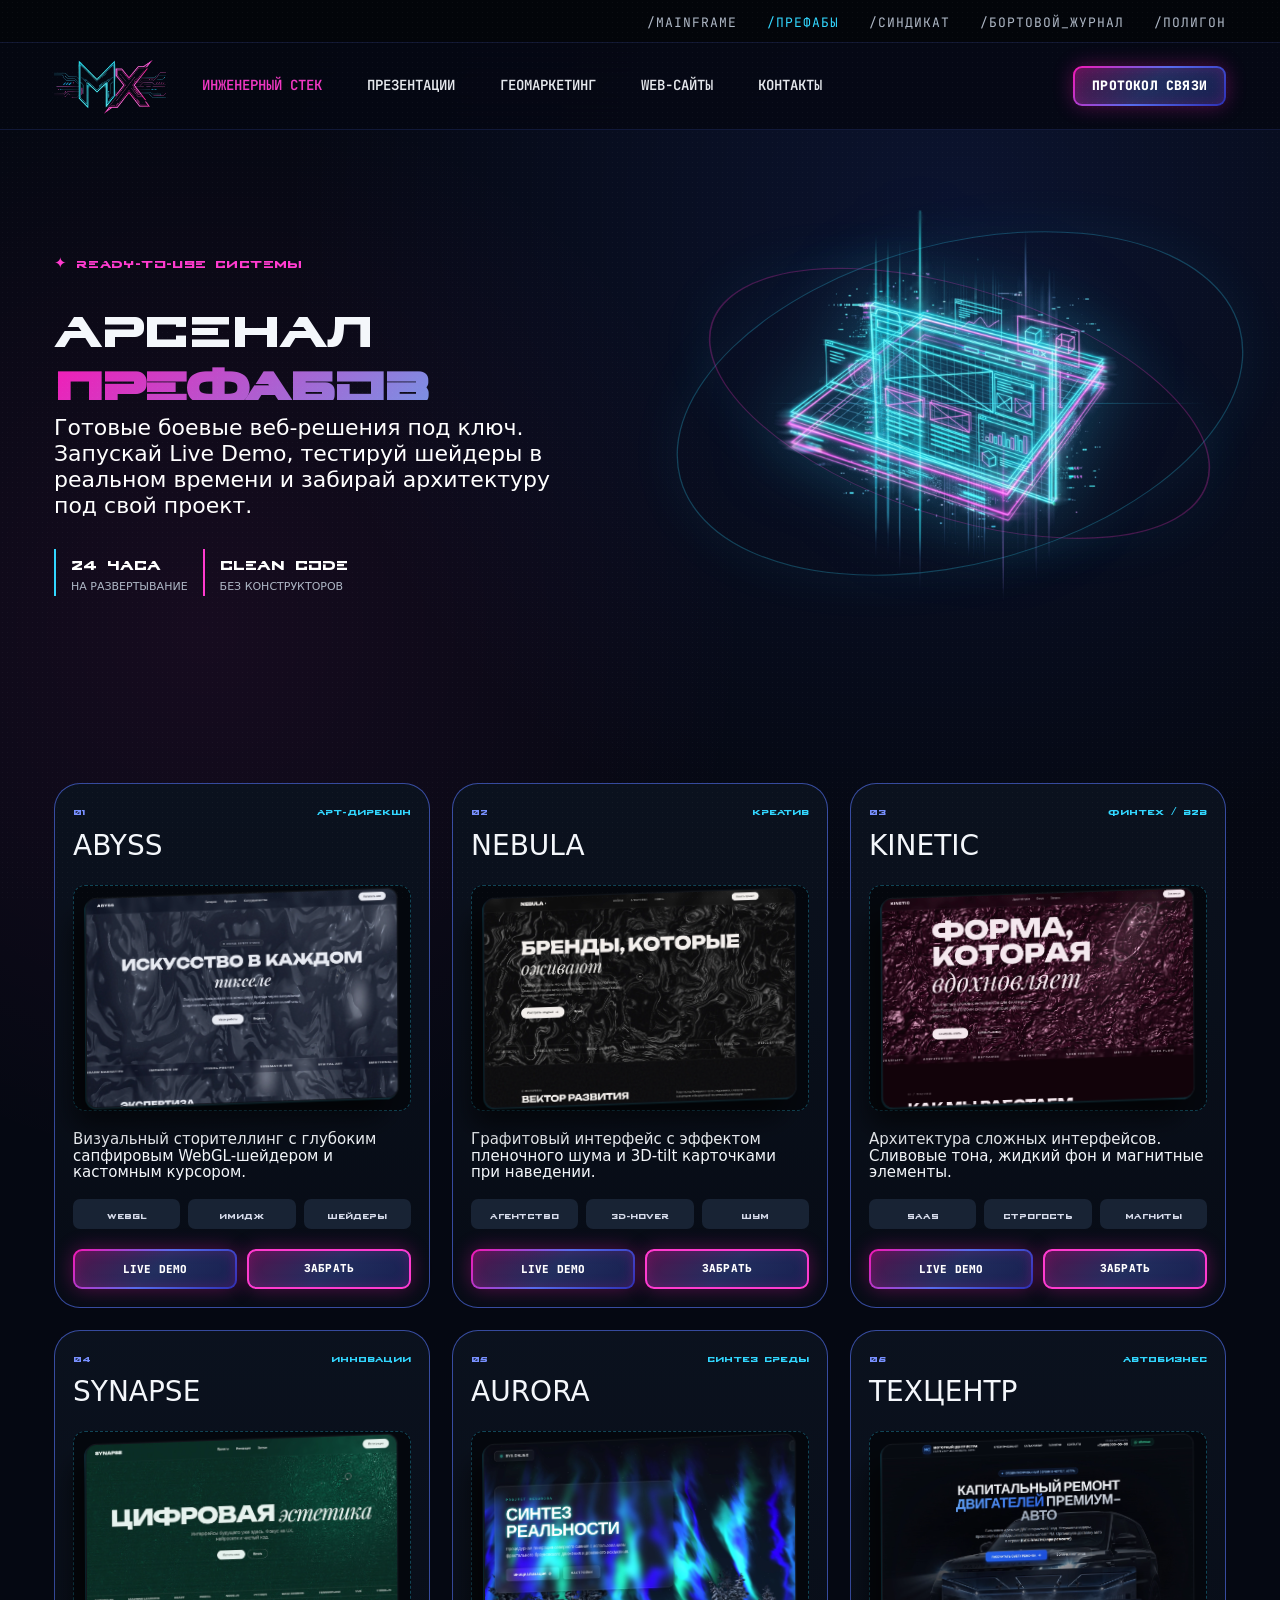
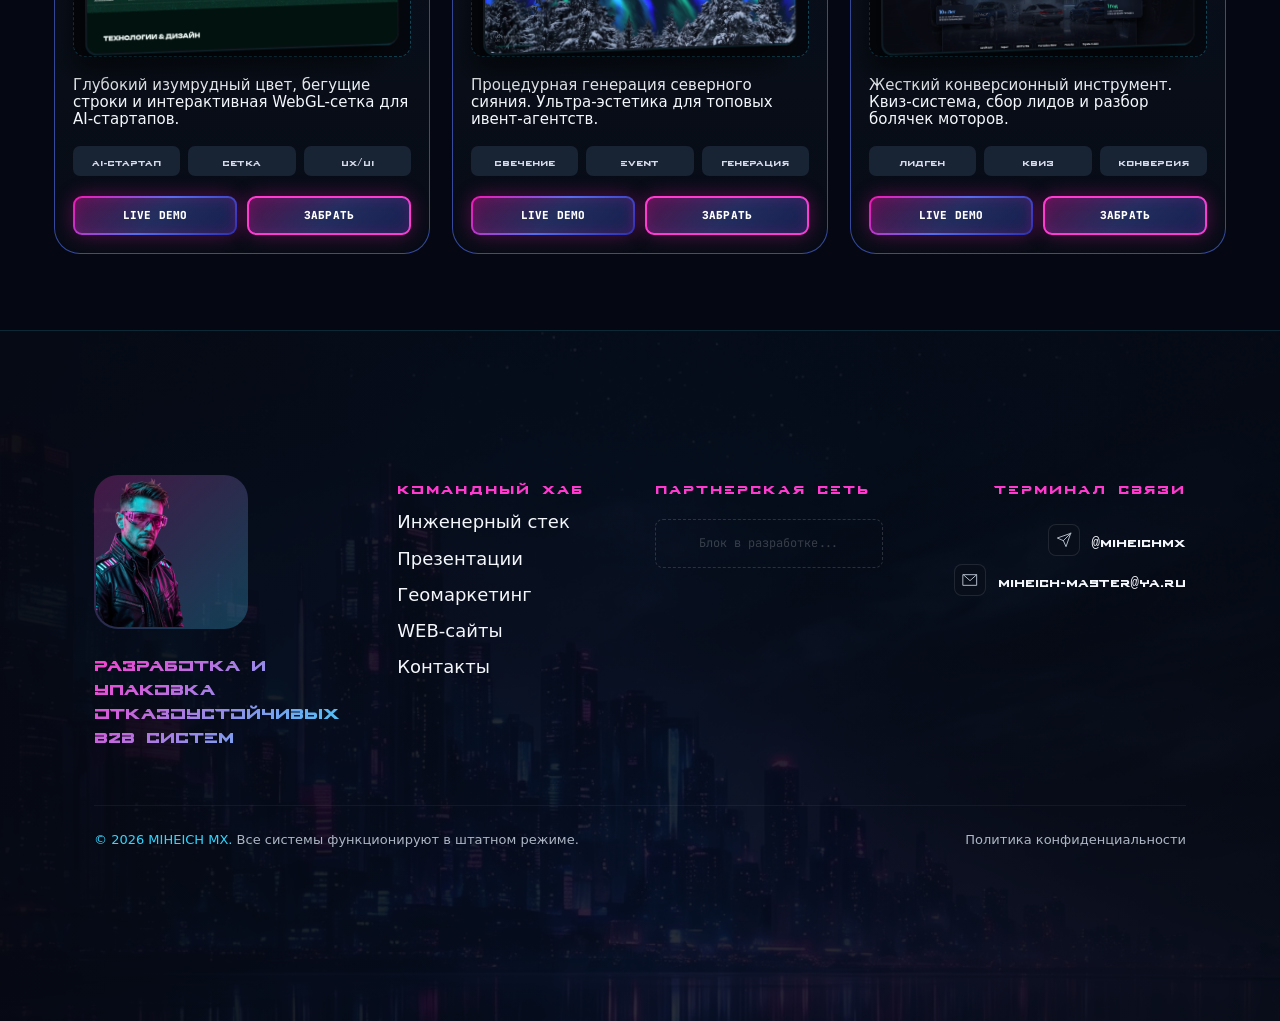
<file: prefabs.html>
<!doctype html>
<html lang="ru">
<head>
  <!-- Open Graph / Превью для соцсетей и мессенджеров -->
<meta property="og:type" content="website">
<meta property="og:url" content="https://miheichmx.github.io/">
<meta property="og:title" content="MIHEICH MX | Digital-инженерия">
<meta property="og:description" content="Веб-разработка, B2B-каталоги, локальное SEO и снайперский Яндекс.Директ. Технологичные решения для бизнеса. SYS.ON">
<meta property="og:image" content="https://miheichmx.github.io/assets/preview-cover.jpg">

<!-- Twitter / Telegram (для широких баннеров) -->
<meta name="twitter:card" content="summary_large_image">
<meta name="twitter:title" content="MIHEICH MX | Digital-инженерия">
<meta name="twitter:description" content="Веб-разработка, локальное SEO и снайперский Яндекс.Директ.">
<meta name="twitter:image" content="https://miheichmx.github.io/assets/preview-cover.jpg">
  <meta charset="utf-8">
  <meta name="viewport" content="width=device-width, initial-scale=1">
  <meta name="theme-color" content="#070a12">
  <title>MIHEICH MX — СИСТЕМА В РАЗРАБОТКЕ</title>
  <link rel="icon" href="assets/favicon/favicon.svg">
  <link rel="stylesheet" href="styles.css">
</head>
<body id="top">
  
  <!-- ТВОЯ НОВАЯ ШАПКА -->
  <header class="master-header">
    <div class="global-nav">
      <div class="global-nav-container">
        <!-- Не забудь в каждом файле переносить класс class="active" на нужную ссылку -->
        <a href="index.html">/MAINFRAME</a>
        <a href="prefabs.html" class="active">/ПРЕФАБЫ</a>
        <a href="syndicate.html">/СИНДИКАТ</a>
        <a href="logbook.html">/БОРТОВОЙ_ЖУРНАЛ</a>
        <a href="polygon.html">/ПОЛИГОН</a>
      </div>
    </div>

    <div class="topbar">
      <div class="topbar-container">
        <a class="logo-link" href="index.html#top">
          <img src="assets/logo/logo_mx.png" alt="MIHEICH MX">
        </a>
        <button class="nav-toggle" aria-expanded="false" aria-controls="site-nav">
          <span></span><span></span><span></span>
        </button>
        <nav class="site-nav" id="site-nav">
          <a href="index.html#services">ИНЖЕНЕРНЫЙ СТЕК</a>
          <a href="index.html#presentations">ПРЕЗЕНТАЦИИ</a>
          <a href="index.html#geo">ГЕОМАРКЕТИНГ</a>
          <a href="index.html#web">WEB-САЙТЫ</a>
          <a href="index.html#contact">КОНТАКТЫ</a>
        </nav>
        <a class="nav-cta" href="https://t.me/MiheichMX" target="_blank">ПРОТОКОЛ СВЯЗИ</a>
      </div>
    </div>
  </header>

  <main>
    <!-- Шапка витрины -->
      <!-- Шапка витрины -->
    <section class="hero section-shell" style="position: relative; min-height: 55vh; border-bottom: none; display: flex; align-items: center;">
     
      
      <!-- Текст (перебили старые отступы из CSS) -->
      <div class="hero-content" style="padding: 120px 54px 80px; position: relative; z-index: 5; width: 100%;">
        <div class="eyebrow">✦ READY-TO-USE СИСТЕМЫ</div>
        <h1 style="font-size: clamp(36px, 5vw, 64px); margin-bottom: 15px;">АРСЕНАЛ <strong style="background: linear-gradient(135deg, #F717B5 0%, #32D7FF 100%); -webkit-background-clip: text; -webkit-text-fill-color: transparent;">ПРЕФАБОВ</strong></h1>
        <p class="hero-lead" style="max-width: 500px;">Готовые боевые веб-решения под ключ. Запускай Live Demo, тестируй шейдеры в реальном времени и забирай архитектуру под свой проект.</p>
        
        <!-- Мини-статистика для магазина -->
        <div style="display: flex; gap: 15px; margin-top: 30px;">
          <div style="border-left: 2px solid var(--cyan); padding-left: 15px;">
            <span style="display: block; font-family: 'Terminator', monospace; color: #fff; font-size: 18px;">24 ЧАСА</span>
            <span style="font-size: 11px; color: var(--muted); text-transform: uppercase;">на развертывание</span>
          </div>
          <div style="border-left: 2px solid var(--pink); padding-left: 15px;">
            <span style="display: block; font-family: 'Terminator', monospace; color: #fff; font-size: 18px;">CLEAN CODE</span>
            <span style="font-size: 11px; color: var(--muted); text-transform: uppercase;">без конструкторов</span>
          </div>
        </div>
      </div>

      <!-- Кибер-орбиты (отцентрированы по вертикали) -->
      <div class="hero-orbit" style="right: 5%; top: 50%; transform: translateY(-50%); width: 40%; height: 70%;">
        <div class="hero-ring ring-a"></div>
        <div class="hero-ring ring-b"></div>
        <div class="hero-scanline"></div>
      </div>

      <!-- Контейнер под картинку-голограмму (отцентрирован по вертикали) -->
      <!-- Контейнер под картинку-голограмму (отцентрирован и увеличен) -->
      <div class="hero-avatar" style="
        position: absolute;
        right: -2%; 
        top: 50%; 
        transform: translateY(-50%); 
        width: 55%; 
        max-width: 750px; 
        display: flex; 
        justify-content: center; 
        align-items: center;
        z-index: 10; 
      ">
        <img src="assets/bg/hologram.webp" alt="Cyber Prefab" style="
          width: 100%;
          height: auto;
          object-fit: contain;
          filter: drop-shadow(0 0 35px rgba(52,215,255,0.5));
          mix-blend-mode: screen;
        ">
      </div>
    </section>

    <!-- Сетка префабов -->
    <section class="systems section-shell" id="store" style="padding-top: 0; padding-bottom: 90px;">
      <div class="system-grid">
        
        <!-- ПРЕФАБ 1: ABYSS -->
        <article class="system-card">
          <div class="system-top"><span>01</span><span style="color: var(--cyan);">Арт-Дирекшн</span></div>
          <h3>ABYSS</h3>
          <div class="perspective-img">
            <!-- Заглушка под скриншот -->
            <div style="width:100%; aspect-ratio:3/2; background:#04070d; border-radius:12px; display:flex; align-items:center; justify-content:center; border:1px dashed rgba(50,215,255,0.3);">
              <span style="font-family:'Terminator', monospace; color:var(--muted); font-size:11px;"><img src="prefabs_live/images-vitrina/abyss_art_direction.webp" alt=""></span>
            </div>                                     
          </div>
          <p style="font-size: 15px;">Визуальный сторителлинг с глубоким сапфировым WebGL-шейдером и кастомным курсором.</p>
          <div class="chips"><span>WebGL</span><span>Имидж</span><span>Шейдеры</span></div>
          <div style="margin-top: 20px; display: grid; grid-template-columns: 1fr 1fr; gap: 10px;">
            <!-- Вот она, магия iframe -->
            <button onclick="openDemo('prefabs_live/abyss_art_direction.html')" class="ghost-btn" style="font-size:11px; padding:10px;">LIVE DEMO</button>
            <a href="https://t.me/MiheichMX?text=Привет!%20Хочу%20префаб%20ABYSS" target="_blank" class="ghost-btn" style="font-size:11px; padding:10px; border-color:var(--pink);">ЗАБРАТЬ</a>
          </div>
        </article>

        <!-- ПРЕФАБ 2: NEBULA -->
        <article class="system-card">
          <div class="system-top"><span>02</span><span style="color: var(--cyan);">Креатив</span></div>
          <h3>NEBULA</h3>
          <div class="perspective-img">
            <div style="width:100%; aspect-ratio:3/2; background:#04070d; border-radius:12px; display:flex; align-items:center; justify-content:center; border:1px dashed rgba(50,215,255,0.3);">
              <span style="font-family:'Terminator', monospace; color:var(--muted); font-size:11px;"><img src="prefabs_live/images-vitrina/nebula_studio.webp" alt=""></span>
            </div>
          </div>
          <p style="font-size: 15px;">Графитовый интерфейс с эффектом пленочного шума и 3D-tilt карточками при наведении.</p>
          <div class="chips"><span>Агентство</span><span>3D-Hover</span><span>Шум</span></div>
          <div style="margin-top: 20px; display: grid; grid-template-columns: 1fr 1fr; gap: 10px;">
            <button onclick="openDemo('prefabs_live/nebula_studio.html')" class="ghost-btn" style="font-size:11px; padding:10px;">LIVE DEMO</button>
            <a href="https://t.me/MiheichMX?text=Привет!%20Хочу%20префаб%20NEBULA" target="_blank" class="ghost-btn" style="font-size:11px; padding:10px; border-color:var(--pink);">ЗАБРАТЬ</a>
          </div>
        </article>

        <!-- ПРЕФАБ 3: KINETIC -->
        <article class="system-card">
          <div class="system-top"><span>03</span><span style="color: var(--cyan);">Финтех / B2B</span></div>
          <h3>KINETIC</h3>
          <div class="perspective-img">
            <div style="width:100%; aspect-ratio:3/2; background:#04070d; border-radius:12px; display:flex; align-items:center; justify-content:center; border:1px dashed rgba(50,215,255,0.3);">
              <span style="font-family:'Terminator', monospace; color:var(--muted); font-size:11px;"><img src="prefabs_live/images-vitrina/kinetic_architecture.webp" alt=""></span>
            </div>
          </div>
          <p style="font-size: 15px;">Архитектура сложных интерфейсов. Сливовые тона, жидкий фон и магнитные элементы.</p>
          <div class="chips"><span>SaaS</span><span>Строгость</span><span>Магниты</span></div>
          <div style="margin-top: 20px; display: grid; grid-template-columns: 1fr 1fr; gap: 10px;">
            <button onclick="openDemo('prefabs_live/kinetic_architecture.html')" class="ghost-btn" style="font-size:11px; padding:10px;">LIVE DEMO</button>
            <a href="https://t.me/MiheichMX?text=Привет!%20Хочу%20префаб%20KINETIC" target="_blank" class="ghost-btn" style="font-size:11px; padding:10px; border-color:var(--pink);">ЗАБРАТЬ</a>
          </div>
        </article>

        <!-- ПРЕФАБ 4: SYNAPSE -->
        <article class="system-card">
          <div class="system-top"><span>04</span><span style="color: var(--cyan);">Инновации</span></div>
          <h3>SYNAPSE</h3>
          <div class="perspective-img">
            <div style="width:100%; aspect-ratio:3/2; background:#04070d; border-radius:12px; display:flex; align-items:center; justify-content:center; border:1px dashed rgba(50,215,255,0.3);">
              <span style="font-family:'Terminator', monospace; color:var(--muted); font-size:11px;"><img src="prefabs_live/images-vitrina/synapse_innovation.webp" alt=""></span>
            </div>
          </div>
          <p style="font-size: 15px;">Глубокий изумрудный цвет, бегущие строки и интерактивная WebGL-сетка для AI-стартапов.</p>
          <div class="chips"><span>AI-Стартап</span><span>Сетка</span><span>UX/UI</span></div>
          <div style="margin-top: 20px; display: grid; grid-template-columns: 1fr 1fr; gap: 10px;">
            <button onclick="openDemo('prefabs_live/synapse_innovation.html')" class="ghost-btn" style="font-size:11px; padding:10px;">LIVE DEMO</button>
            <a href="https://t.me/MiheichMX?text=Привет!%20Хочу%20префаб%20SYNAPSE" target="_blank" class="ghost-btn" style="font-size:11px; padding:10px; border-color:var(--pink);">ЗАБРАТЬ</a>
          </div>
        </article>

        <!-- ПРЕФАБ 5: AURORA -->
        <article class="system-card">
          <div class="system-top"><span>05</span><span style="color: var(--cyan);">Синтез среды</span></div>
          <h3>AURORA</h3>
          <div class="perspective-img">
            <div style="width:100%; aspect-ratio:3/2; background:#04070d; border-radius:12px; display:flex; align-items:center; justify-content:center; border:1px dashed rgba(50,215,255,0.3);">
              <span style="font-family:'Terminator', monospace; color:var(--muted); font-size:11px;"><img src="prefabs_live/images-vitrina/sev-siyan.webp" alt=""></span>
            </div>
          </div>
          <p style="font-size: 15px;">Процедурная генерация северного сияния. Ультра-эстетика для топовых ивент-агентств.</p>
          <div class="chips"><span>Свечение</span><span>Event</span><span>Генерация</span></div>
          <div style="margin-top: 20px; display: grid; grid-template-columns: 1fr 1fr; gap: 10px;">
            <button onclick="openDemo('prefabs_live/sev-siyan.html')" class="ghost-btn" style="font-size:11px; padding:10px;">LIVE DEMO</button>
            <a href="https://t.me/MiheichMX?text=Привет!%20Хочу%20префаб%20AURORA" target="_blank" class="ghost-btn" style="font-size:11px; padding:10px; border-color:var(--pink);">ЗАБРАТЬ</a>
          </div>
        </article>

        <!-- ПРЕФАБ 6: ИСТРА -->
        <article class="system-card">
          <div class="system-top"><span>06</span><span style="color: var(--cyan);">Автобизнес</span></div>
          <h3>ТЕХЦЕНТР</h3>
          <div class="perspective-img">
            <div style="width:100%; aspect-ratio:3/2; background:#04070d; border-radius:12px; display:flex; align-items:center; justify-content:center; border:1px dashed rgba(50,215,255,0.3);">
              <span style="font-family:'Terminator', monospace; color:var(--muted); font-size:11px;"><img src="prefabs_live/images-vitrina/tehservis.webp" alt=""></span>
            </div>
          </div>
          <p style="font-size: 15px;">Жесткий конверсионный инструмент. Квиз-система, сбор лидов и разбор болячек моторов.</p>
          <div class="chips"><span>Лидген</span><span>Квиз</span><span>Конверсия</span></div>
          <div style="margin-top: 20px; display: grid; grid-template-columns: 1fr 1fr; gap: 10px;">
            <!-- Вставь тут точное название файла автосервиса, если оно не index_2.html -->
            <button onclick="openDemo('prefabs_live/tehservis.html')" class="ghost-btn" style="font-size:11px; padding:10px;">LIVE DEMO</button>
            <a href="https://t.me/MiheichMX?text=Привет!%20Хочу%20префаб%20ТЕХЦЕНТР" target="_blank" class="ghost-btn" style="font-size:11px; padding:10px; border-color:var(--pink);">ЗАБРАТЬ</a>
          </div>
        </article>

      </div>
    </section>
    </main> <!-- ЗАКРЫВАЕМ MAIN ЗДЕСЬ, ДО ФУТЕРА -->

  <!-- ТЕРМИНАЛ СВЯЗИ (ФУТЕР НА ВСЮ ШИРИНУ) -->
  <section class="contact" id="contact" style="position: relative; width: 100%; background-color: #070a12; border-top: 1px solid rgba(52,215,255,0.15); overflow: hidden;">
    
    <!-- Фоновый слой на 100% ширины -->
    <div class="contact-bg" style="position: absolute; inset: 0; width: 100%; height: 100%; opacity: 0.4; pointer-events: none;"></div>
    
    <!-- Контентный контейнер -->
    <div style="position: relative; z-index: 2; max-width: 1440px; margin: 0 auto; padding: 80px 40px 40px;">
      <div class="contact-grid">
        
        <!-- Колонка 1: Бренд и Аватар -->
        <div class="contact-brand">
          <div class="avatar-gradient-frame">
            <img class="footer-avatar" src="assets/avatar/social_media_avatar_footer.webp" alt="MIHEICH">
          </div>
          <div class="footer-tagline">Разработка и упаковка<br>отказоустойчивых b2b систем</div>
        </div>

        <!-- Колонка 2: Командный хаб -->
        <div>
          <div class="kicker" style="font-size: 16px; letter-spacing: 2px;">КОМАНДНЫЙ ХАБ</div>
          <nav class="footer-nav">
            <a href="index.html#services">Инженерный стек</a>
            <a href="index.html#presentations">Презентации</a>
            <a href="index.html#geo">Геомаркетинг</a>
            <a href="index.html#web">WEB-сайты</a>
            <a href="index.html#contact">Контакты</a>
          </nav>
        </div>

        <!-- Колонка 3: Пустота под партнерские ссылки -->
        <div class="partner-space">
          <div class="kicker" style="font-size: 16px; letter-spacing: 2px;">ПАРТНЕРСКАЯ СЕТЬ</div>
          <div class="empty-slot">Блок в разработке...</div>
        </div>

        <!-- Колонка 4: Терминал связи -->
        <div>
          <div class="kicker" style="font-size: 16px; letter-spacing: 2px;">ТЕРМИНАЛ СВЯЗИ</div>
          <div class="contact-links cyber-contacts" style="margin-top: 15px;">
            <a href="https://t.me/MiheichMX" target="_blank" rel="noopener noreferrer">
              <span class="cyber-icon tg-icon">
                <svg viewBox="0 0 24 24" fill="none" stroke="currentColor" stroke-width="1.5" stroke-linecap="square" stroke-linejoin="miter"><line x1="22" y1="2" x2="11" y2="13"></line><polygon points="22 2 15 22 11 13 2 9 22 2"></polygon></svg>
              </span>
              @MiheichMX
            </a>
       
            <a href="mailto:miheich-master@ya.ru">
              <span class="cyber-icon mail-icon">
                <svg viewBox="0 0 24 24" fill="none" stroke="currentColor" stroke-width="1.5" stroke-linecap="square" stroke-linejoin="miter"><path d="M2 4h20v16H2z"></path><polyline points="22,4 12,13 2,4"></polyline></svg>
              </span>
              miheich-master@ya.ru
            </a>
          </div>
        </div>
      </div>

      <div class="footer-bottom" style="
        position: relative !important;
        inset: auto !important;
        margin: 60px 0 0 0 !important; 
        border-top: 1px solid rgba(255,255,255,0.05); 
        padding: 25px 0 40px 0 !important; 
        display: flex !important; 
        justify-content: space-between !important; 
        align-items: center !important;
        flex-wrap: wrap !important;
        gap: 20px !important;
        width: 100% !important;
        clear: both !important;
      ">
        <div style="color: var(--muted); font-size: 13px;">
          <span>© 2026 MIHEICH MX.</span> Все системы функционируют в штатном режиме.
        </div>
        <div>
          <a href="#" style="color: var(--muted); text-decoration: none; font-size: 13px;">Политика конфиденциальности</a>
        </div>
      </div>
    </div>
  </section>

  <!-- СКРИПТЫ ВСЕГДА В САМОМ НИЗУ, ПОСЛЕ ФУТЕРА -->
  <script src="script.js"></script>
 

  <script src="script.js"></script>
  <!-- КИБЕР-МОДАЛКА ДЛЯ ПРОСМОТРА ПРЕФАБОВ -->
<div id="demo-modal" class="demo-modal-overlay hidden">
  <div class="demo-modal-content">
    <div class="demo-modal-header">
      <span class="demo-modal-title">ТЕРМИНАЛ ПРЕДПРОСМОТРА</span>
      <button class="demo-close-btn" onclick="closeDemo()">ЗАКРЫТЬ [X]</button>
    </div>
    <!-- Сюда будет загружаться сам сайт -->
    <iframe id="demo-iframe" src="" frameborder="0"></iframe>
  </div>
</div>
</body>
</html>
</file>
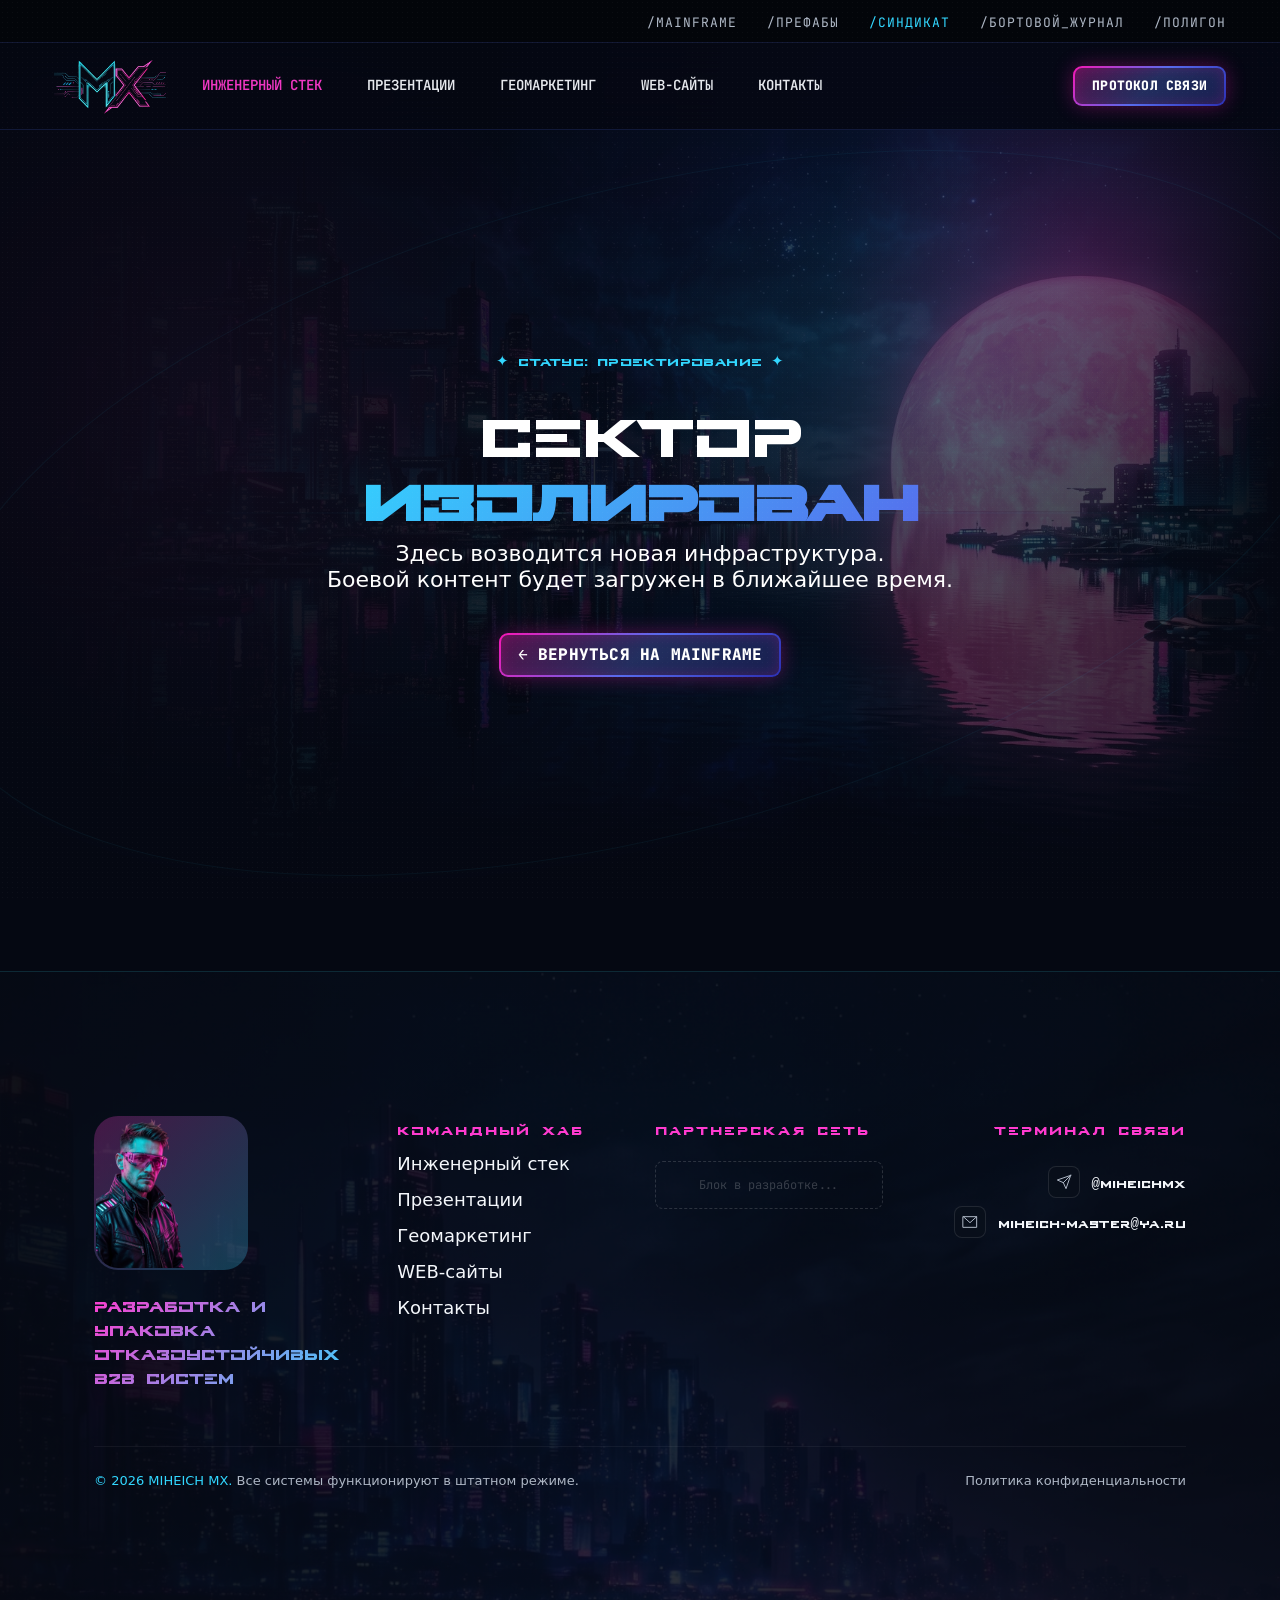
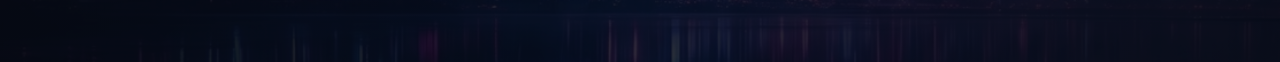
<file: syndicate.html>
<!doctype html>
<html lang="ru">
<head>
  <!-- Open Graph / Превью для соцсетей и мессенджеров -->
<meta property="og:type" content="website">
<meta property="og:url" content="https://miheichmx.github.io/">
<meta property="og:title" content="MIHEICH MX | Digital-инженерия">
<meta property="og:description" content="Веб-разработка, B2B-каталоги, локальное SEO и снайперский Яндекс.Директ. Технологичные решения для бизнеса. SYS.ON">
<meta property="og:image" content="https://miheichmx.github.io/assets/preview-cover.jpg">

<!-- Twitter / Telegram (для широких баннеров) -->
<meta name="twitter:card" content="summary_large_image">
<meta name="twitter:title" content="MIHEICH MX | Digital-инженерия">
<meta name="twitter:description" content="Веб-разработка, локальное SEO и снайперский Яндекс.Директ.">
<meta name="twitter:image" content="https://miheichmx.github.io/assets/preview-cover.jpg">
  <meta charset="utf-8">
  <meta name="viewport" content="width=device-width, initial-scale=1">
  <meta name="theme-color" content="#070a12">
  <title>MIHEICH MX — СИСТЕМА В РАЗРАБОТКЕ</title>
  <link rel="icon" href="assets/favicon/favicon.svg">
  <link rel="stylesheet" href="styles.css">
</head>
<body id="top">
  
  <!-- ТВОЯ НОВАЯ ШАПКА -->
  <header class="master-header">
    <div class="global-nav">
      <div class="global-nav-container">
        <!-- Не забудь в каждом файле переносить класс class="active" на нужную ссылку -->
        <a href="index.html">/MAINFRAME</a>
        <a href="prefabs.html"> /ПРЕФАБЫ</a>
        <a href="syndicate.html" class="active">/СИНДИКАТ</a>
        <a href="logbook.html">/БОРТОВОЙ_ЖУРНАЛ</a>
        <a href="polygon.html">/ПОЛИГОН</a>
      </div>
    </div>

    <div class="topbar">
      <div class="topbar-container">
        <a class="logo-link" href="index.html#top">
          <img src="assets/logo/logo_mx.png" alt="MIHEICH MX">
        </a>
        <button class="nav-toggle" aria-expanded="false" aria-controls="site-nav">
          <span></span><span></span><span></span>
        </button>
        <nav class="site-nav" id="site-nav">
          <a href="index.html#services">ИНЖЕНЕРНЫЙ СТЕК</a>
          <a href="index.html#presentations">ПРЕЗЕНТАЦИИ</a>
          <a href="index.html#geo">ГЕОМАРКЕТИНГ</a>
          <a href="index.html#web">WEB-САЙТЫ</a>
          <a href="index.html#contact">КОНТАКТЫ</a>
        </nav>
        <a class="nav-cta" href="https://t.me/MiheichMX" target="_blank">ПРОТОКОЛ СВЯЗИ</a>
      </div>
    </div>
  </header>

  <main>
    <!-- КИБЕР-ЗАГЛУШКА БЕЗ НОВЫХ СТИЛЕЙ -->
    <section class="hero section-shell" style="min-height: 85vh; display: flex; align-items: center; justify-content: center; text-align: center; border-bottom: none;">
      
      <!-- Темный фон с растворением -->
      <div class="hero-bg" style="opacity: 0.4;"></div>
      <div class="hero-vignette"></div>

      <div class="hero-content" style="padding: 0; max-width: 900px; z-index: 10;">
        <div class="eyebrow" style="color: var(--cyan);">✦ СТАТУС: ПРОЕКТИРОВАНИЕ ✦</div>
        
        <h1 style="font-size: clamp(40px, 6vw, 80px); margin-bottom: 20px;">
          <span>СЕКТОР</span>
          <!-- Градиент в циановых тонах для разнообразия -->
          <strong style="background: linear-gradient(135deg, #32D7FF 0%, #576BEC 100%); -webkit-background-clip: text; -webkit-text-fill-color: transparent;">ИЗОЛИРОВАН</strong>
        </h1>
        
        <p class="hero-lead" style="margin-bottom: 40px;">
          Здесь возводится новая инфраструктура.<br>Боевой контент будет загружен в ближайшее время.
        </p>
        
        <a class="ghost-btn hero-btn" href="index.html">← ВЕРНУТЬСЯ НА MAINFRAME</a>
      </div>

      <!-- Центральные орбиты для эстетики сканирования -->
      <div class="hero-orbit" style="left: 50%; top: 50%; transform: translate(-50%, -50%); width: 100%; height: 100%; opacity: 0.2;">
        <div class="hero-ring ring-a"></div>
        <div class="hero-scanline"></div>
      </div>
    </section>
   </main> <!-- ЗАКРЫВАЕМ MAIN ЗДЕСЬ, ДО ФУТЕРА -->

  <!-- ТЕРМИНАЛ СВЯЗИ (ФУТЕР НА ВСЮ ШИРИНУ) -->
  <section class="contact" id="contact" style="position: relative; width: 100%; background-color: #070a12; border-top: 1px solid rgba(52,215,255,0.15); overflow: hidden;">
    
    <!-- Фоновый слой на 100% ширины -->
    <div class="contact-bg" style="position: absolute; inset: 0; width: 100%; height: 100%; opacity: 0.4; pointer-events: none;"></div>
    
    <!-- Контентный контейнер -->
    <div style="position: relative; z-index: 2; max-width: 1440px; margin: 0 auto; padding: 80px 40px 40px;">
      <div class="contact-grid">
        
        <!-- Колонка 1: Бренд и Аватар -->
        <div class="contact-brand">
          <div class="avatar-gradient-frame">
            <img class="footer-avatar" src="assets/avatar/social_media_avatar_footer.webp" alt="MIHEICH">
          </div>
          <div class="footer-tagline">Разработка и упаковка<br>отказоустойчивых b2b систем</div>
        </div>

        <!-- Колонка 2: Командный хаб -->
        <div>
          <div class="kicker" style="font-size: 16px; letter-spacing: 2px;">КОМАНДНЫЙ ХАБ</div>
          <nav class="footer-nav">
            <a href="index.html#services">Инженерный стек</a>
            <a href="index.html#presentations">Презентации</a>
            <a href="index.html#geo">Геомаркетинг</a>
            <a href="index.html#web">WEB-сайты</a>
            <a href="index.html#contact">Контакты</a>
          </nav>
        </div>

        <!-- Колонка 3: Пустота под партнерские ссылки -->
        <div class="partner-space">
          <div class="kicker" style="font-size: 16px; letter-spacing: 2px;">ПАРТНЕРСКАЯ СЕТЬ</div>
          <div class="empty-slot">Блок в разработке...</div>
        </div>

        <!-- Колонка 4: Терминал связи -->
        <div>
          <div class="kicker" style="font-size: 16px; letter-spacing: 2px;">ТЕРМИНАЛ СВЯЗИ</div>
          <div class="contact-links cyber-contacts" style="margin-top: 15px;">
            <a href="https://t.me/MiheichMX" target="_blank" rel="noopener noreferrer">
              <span class="cyber-icon tg-icon">
                <svg viewBox="0 0 24 24" fill="none" stroke="currentColor" stroke-width="1.5" stroke-linecap="square" stroke-linejoin="miter"><line x1="22" y1="2" x2="11" y2="13"></line><polygon points="22 2 15 22 11 13 2 9 22 2"></polygon></svg>
              </span>
              @MiheichMX
            </a>
       
            <a href="mailto:miheich-master@ya.ru">
              <span class="cyber-icon mail-icon">
                <svg viewBox="0 0 24 24" fill="none" stroke="currentColor" stroke-width="1.5" stroke-linecap="square" stroke-linejoin="miter"><path d="M2 4h20v16H2z"></path><polyline points="22,4 12,13 2,4"></polyline></svg>
              </span>
              miheich-master@ya.ru
            </a>
          </div>
        </div>
      </div>

      <div class="footer-bottom" style="
        position: relative !important;
        inset: auto !important;
        margin: 60px 0 0 0 !important; 
        border-top: 1px solid rgba(255,255,255,0.05); 
        padding: 25px 0 40px 0 !important; 
        display: flex !important; 
        justify-content: space-between !important; 
        align-items: center !important;
        flex-wrap: wrap !important;
        gap: 20px !important;
        width: 100% !important;
        clear: both !important;
      ">
        <div style="color: var(--muted); font-size: 13px;">
          <span>© 2026 MIHEICH MX.</span> Все системы функционируют в штатном режиме.
        </div>
        <div>
          <a href="#" style="color: var(--muted); text-decoration: none; font-size: 13px;">Политика конфиденциальности</a>
        </div>
      </div>
    </div>
  </section>

  <!-- СКРИПТЫ ВСЕГДА В САМОМ НИЗУ, ПОСЛЕ ФУТЕРА -->
  <script src="script.js"></script>

  <!-- Подвал сюда можно пока не тянуть, заглушка займет весь экран -->
  <script src="script.js"></script>
</body>
</html>
</file>
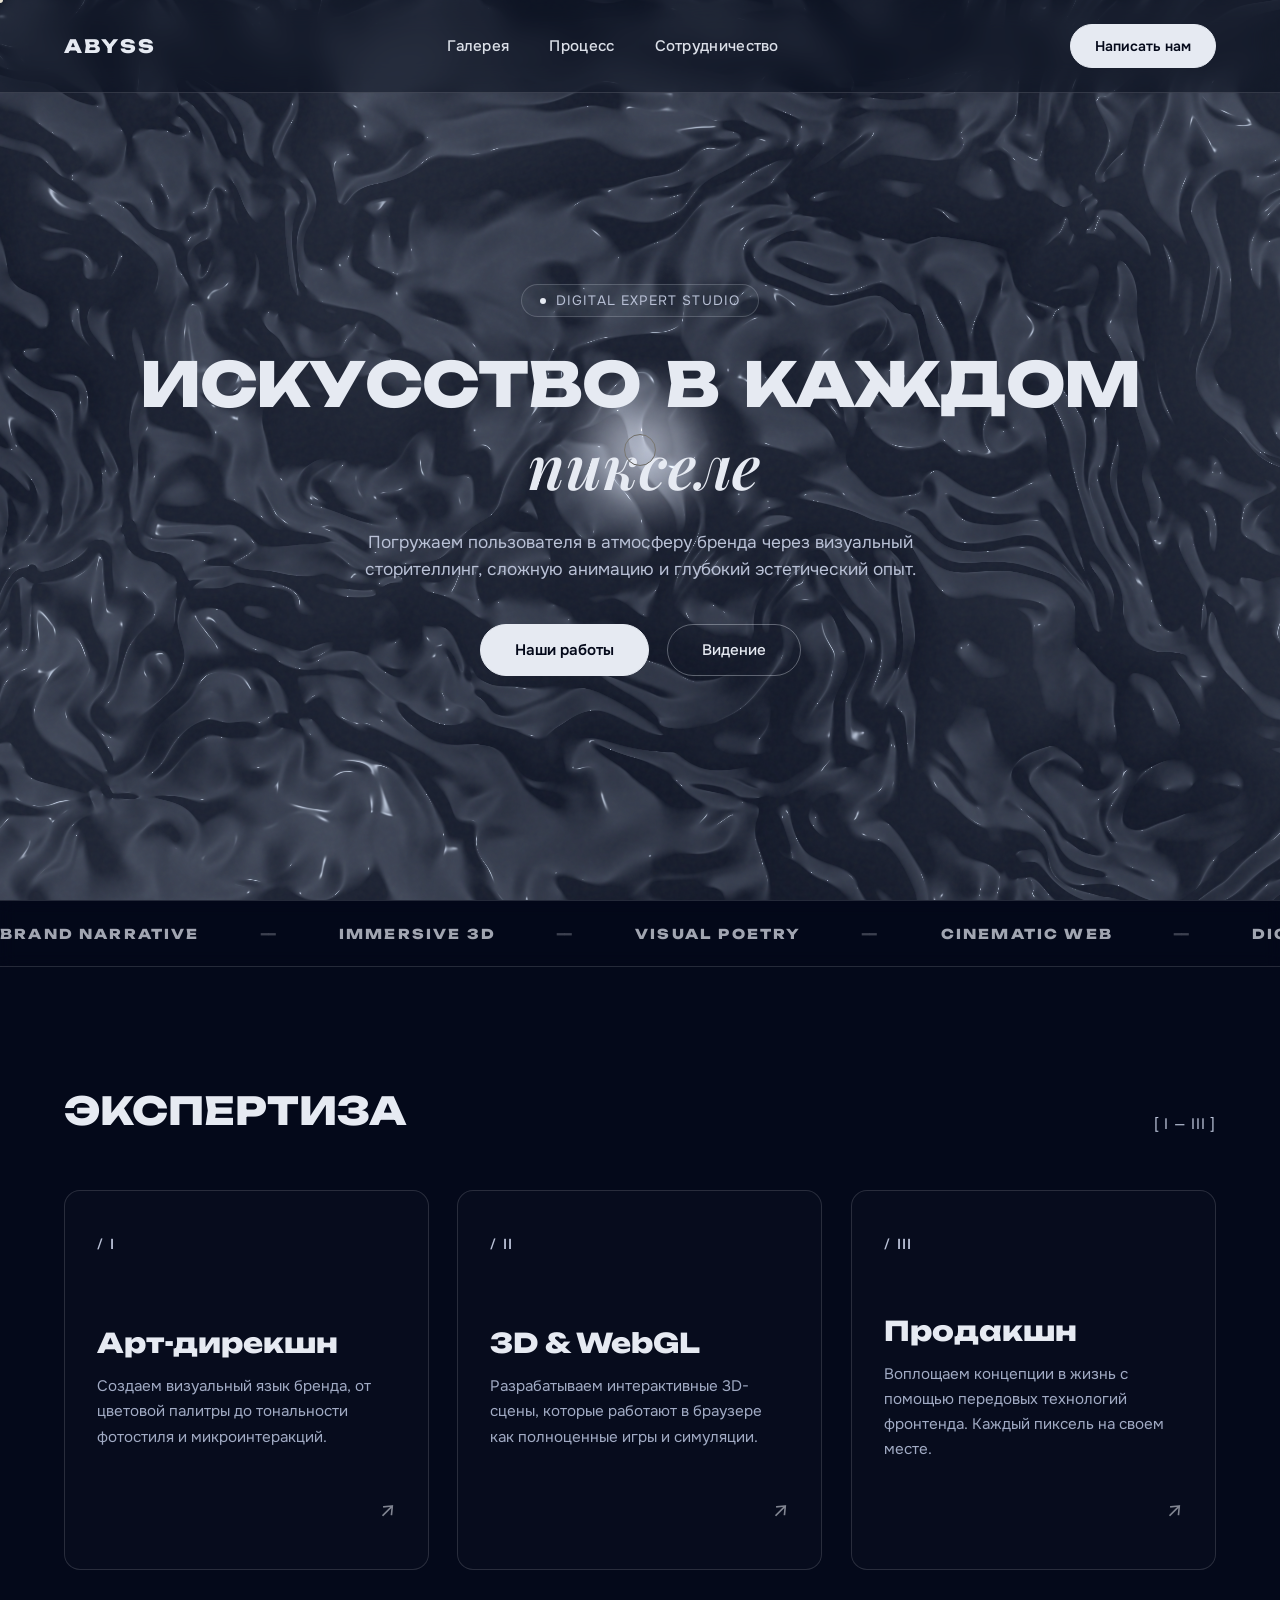
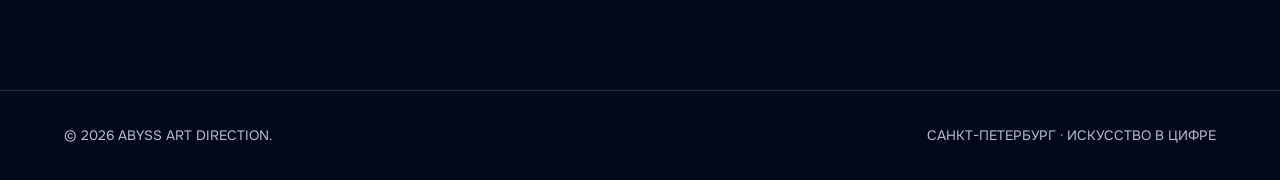
<file: prefabs_live/abyss_art_direction.html>
<!DOCTYPE html>
<html lang="ru">
<head>
  <meta charset="UTF-8">
  <meta name="viewport" content="width=device-width, initial-scale=1.0">
  <title>ABYSS — Визуальный сторителлинг</title>
  
  <link rel="preconnect" href="https://fonts.googleapis.com">
  <link rel="preconnect" href="https://fonts.gstatic.com" crossorigin>
  <link href="https://fonts.googleapis.com/css2?family=Onest:wght@400;500;600&family=Playfair+Display:ital,wght@1,600&family=Unbounded:wght@800&display=swap" rel="stylesheet">

  <style>
    *, *::before, *::after {
      box-sizing: border-box;
      margin: 0;
      padding: 0;
    }

    :root {
      /* Глубокий синий сапфир */
      --bg: #04091a;
      --text: #e6eaf2;
      --text-muted: #b9c1d6;
      --text-card: #a1abc4;
      --border: rgba(230, 234, 242, 0.15);
      --border-card-hover: rgba(230, 234, 242, 0.4);
    }

    body {
      background-color: var(--bg);
      color: var(--text);
      font-family: 'Onest', sans-serif;
      min-height: 100vh;
      overflow-x: hidden;
      cursor: none;
      -webkit-font-smoothing: antialiased;
    }

    /* WebGL Canvas */
    #canvas-container {
      position: fixed;
      inset: 0;
      z-index: 0;
      pointer-events: none;
    }

    canvas {
      width: 100%;
      height: 100%;
      display: block;
    }

    /* Зерно */
    .grain-overlay {
      position: fixed;
      inset: 0;
      z-index: 1;
      pointer-events: none;
      opacity: 0.035;
      background-image: url("data:image/svg+xml,%3Csvg viewBox='0 0 200 200' xmlns='http://www.w3.org/2000/svg'%3E%3Cfilter id='noiseFilter'%3E%3CfeTurbulence type='fractalNoise' baseFrequency='0.8' numOctaves='3' stitchTiles='stitch'/%3E%3C/filter%3E%3Crect width='100%25' height='100%25' filter='url(%23noiseFilter)'/%3E%3C/svg%3E");
    }

    /* Кастомный курсор */
    .custom-cursor-dot {
      position: fixed;
      top: 0;
      left: 0;
      width: 6px;
      height: 6px;
      background-color: #fff;
      border-radius: 50%;
      pointer-events: none;
      z-index: 9999;
      transform: translate(-50%, -50%);
      mix-blend-mode: difference;
    }

    .custom-cursor-ring {
      position: fixed;
      top: 0;
      left: 0;
      width: 32px;
      height: 32px;
      border: 1px solid rgba(255, 255, 255, 0.7);
      border-radius: 50%;
      pointer-events: none;
      z-index: 9998;
      transform: translate(-50%, -50%);
      mix-blend-mode: difference;
      transition: width 0.3s ease, height 0.3s ease;
    }

    .custom-cursor-ring.active {
      width: 56px;
      height: 56px;
      background-color: rgba(255, 255, 255, 0.12);
    }

    /* Сетка и слои */
    .app-wrapper {
      position: relative;
      z-index: 2;
      display: flex;
      flex-direction: column;
      min-height: 100vh;
    }

    /* Навигация */
    header {
      position: fixed;
      top: 0;
      left: 0;
      right: 0;
      display: flex;
      justify-content: space-between;
      align-items: center;
      padding: 24px 64px;
      background: rgba(4, 9, 26, 0.45);
      backdrop-filter: blur(14px);
      -webkit-backdrop-filter: blur(14px);
      border-bottom: 1px solid var(--border);
      z-index: 100;
    }

    .logo {
      font-family: 'Unbounded', sans-serif;
      font-size: 1.15rem;
      font-weight: 800;
      letter-spacing: 0.12em;
      text-transform: uppercase;
      color: var(--text);
      text-decoration: none;
    }

    nav {
      display: flex;
      gap: 40px;
    }

    .nav-link {
      color: var(--text);
      text-decoration: none;
      font-size: 0.95rem;
      font-weight: 500;
      letter-spacing: 0.02em;
      opacity: 0.95;
      transition: opacity 0.2s ease;
    }

    .nav-link:hover {
      opacity: 1;
    }

    .magnetic-wrap {
      display: inline-block;
      position: relative;
    }

    .btn-discuss {
      padding: 12px 24px;
      background: var(--text);
      color: var(--bg);
      border: 1px solid var(--text);
      border-radius: 999px;
      font-weight: 600;
      font-size: 0.88rem;
      text-decoration: none;
      transition: background 0.3s ease, color 0.3s ease;
      display: inline-block;
    }

    .btn-discuss:hover {
      background: transparent;
      color: var(--text);
    }

    /* Первый экран */
    .hero {
      min-height: 100vh;
      display: flex;
      flex-direction: column;
      justify-content: center;
      align-items: center;
      text-align: center;
      padding: 130px 24px 70px;
    }

    .tagline-badge {
      display: inline-flex;
      align-items: center;
      gap: 10px;
      padding: 7px 18px;
      border: 1px solid rgba(230, 234, 242, 0.2);
      border-radius: 999px;
      font-size: 0.85rem;
      letter-spacing: 0.08em;
      text-transform: uppercase;
      color: var(--text-muted);
      margin-bottom: 32px;
      background: rgba(230, 234, 242, 0.04);
    }

    .tagline-badge .dot {
      width: 6px;
      height: 6px;
      background: var(--text);
      border-radius: 50%;
    }

    /* Контейнер заголовка с корректным флексом для переноса слов */
    .hero-title-container {
      width: 100%;
      max-width: 1440px;
      margin: 0 auto;
    }

    .hero-title {
      font-family: 'Unbounded', sans-serif;
      font-size: clamp(2rem, 4.8vw, 5.2rem);
      font-weight: 800;
      text-transform: uppercase;
      letter-spacing: -0.02em;
      line-height: 1.15;
      display: flex;
      flex-wrap: wrap; /* Позволяет словам переноситься */
      justify-content: center;
      gap: 10px 24px;
    }

    .word {
      display: inline-flex;
      white-space: nowrap;
    }

    .char {
      display: inline-block;
      opacity: 0;
      transform: translateY(60px);
      filter: blur(10px);
      animation: charEntrance 0.8s cubic-bezier(0.16, 1, 0.3, 1) forwards;
    }

    .italic-serif {
      font-family: 'Playfair Display', serif;
      font-weight: 600;
      font-style: italic;
      text-transform: lowercase;
      letter-spacing: 0.01em;
      padding-left: 0.15em;
    }

    @keyframes charEntrance {
      to {
        opacity: 1;
        transform: translateY(0);
        filter: blur(0);
      }
    }

    .hero-sub {
      font-size: clamp(1rem, 1.35vw, 1.25rem);
      color: var(--text-muted);
      max-width: 650px;
      margin: 28px auto 40px;
      line-height: 1.6;
      font-weight: 400;
    }

    .hero-actions {
      display: flex;
      gap: 18px;
      justify-content: center;
      align-items: center;
      flex-wrap: wrap;
    }

    .btn-primary {
      padding: 15px 34px;
      background: var(--text);
      color: var(--bg);
      border: 1px solid var(--text);
      border-radius: 999px;
      font-weight: 600;
      font-size: 0.95rem;
      text-decoration: none;
      display: inline-block;
      transition: background 0.3s ease, color 0.3s ease;
    }

    .btn-primary:hover {
      background: transparent;
      color: var(--text);
    }

    .btn-secondary {
      padding: 15px 34px;
      background: transparent;
      color: var(--text);
      border: 1px solid rgba(230, 234, 242, 0.35);
      border-radius: 999px;
      font-weight: 500;
      font-size: 0.95rem;
      text-decoration: none;
      display: inline-block;
      transition: border-color 0.3s ease, background 0.3s ease;
    }

    .btn-secondary:hover {
      border-color: var(--text);
      background: rgba(230, 234, 242, 0.06);
    }

    /* Бегущая строка */
    .marquee-container {
      width: 100%;
      border-top: 1px solid var(--border);
      border-bottom: 1px solid var(--border);
      padding: 22px 0;
      overflow: hidden;
      white-space: nowrap;
      background: rgba(4, 9, 26, 0.3);
      backdrop-filter: blur(8px);
    }

    .marquee-track {
      display: inline-flex;
      gap: 60px;
      animation: marquee 30s linear infinite;
    }

    .marquee-item {
      font-family: 'Unbounded', sans-serif;
      font-size: 0.85rem;
      font-weight: 800;
      letter-spacing: 0.16em;
      text-transform: uppercase;
      color: rgba(230, 234, 242, 0.7);
      display: flex;
      align-items: center;
      gap: 60px;
    }

    .marquee-item::after {
      content: '—';
      color: rgba(230, 234, 242, 0.25);
    }

    @keyframes marquee {
      from { transform: translateX(0); }
      to { transform: translateX(-50%); }
    }

    /* Карточки «Что мы делаем» */
    .services {
      padding: 120px 64px;
      max-width: 1440px;
      margin: 0 auto;
      width: 100%;
    }

    .services-header {
      margin-bottom: 56px;
      display: flex;
      justify-content: space-between;
      align-items: flex-end;
    }

    .services-header h2 {
      font-family: 'Unbounded', sans-serif;
      font-size: clamp(2rem, 3vw, 2.8rem);
      font-weight: 800;
      text-transform: uppercase;
    }

    .services-header span {
      color: var(--text-muted);
      font-size: 0.95rem;
      letter-spacing: 0.05em;
    }

    .cards-grid {
      display: grid;
      grid-template-columns: repeat(3, 1fr);
      gap: 28px;
      perspective: 1000px;
    }

    .card {
      background: rgba(255, 255, 255, 0.015);
      border: 1px solid var(--border);
      border-radius: 16px;
      padding: 44px 32px;
      min-height: 380px;
      display: flex;
      flex-direction: column;
      justify-content: space-between;
      transition: border-color 0.4s ease, background 0.4s ease;
      transform-style: preserve-3d;
      will-change: transform;
    }

    .card:hover {
      border-color: var(--border-card-hover);
      background: rgba(255, 255, 255, 0.035);
    }

    .card-num {
      font-family: 'Unbounded', sans-serif;
      font-size: 0.85rem;
      color: var(--text-muted);
      letter-spacing: 0.1em;
    }

    .card-title {
      font-family: 'Unbounded', sans-serif;
      font-size: 1.7rem;
      font-weight: 800;
      margin: 28px 0 14px;
    }

    .card-desc {
      color: var(--text-card);
      line-height: 1.65;
      font-size: 0.95rem;
      font-weight: 400;
    }

    .card-arrow {
      align-self: flex-end;
      font-size: 1.4rem;
      opacity: 0.55;
      transition: transform 0.3s ease, opacity 0.3s ease;
    }

    .card:hover .card-arrow {
      transform: translate(4px, -4px);
      opacity: 1;
    }

    footer {
      border-top: 1px solid var(--border);
      padding: 36px 64px;
      display: flex;
      justify-content: space-between;
      color: var(--text-muted);
      font-size: 0.85rem;
    }

    @media (max-width: 1024px) {
      .cards-grid { grid-template-columns: 1fr; }
      header { padding: 20px 24px; }
      .services { padding: 80px 24px; }
      nav { display: none; }
      footer { padding: 28px 24px; flex-direction: column; gap: 14px; }
    }
  </style>
</head>
<body>

  <div id="canvas-container">
    <canvas id="liquid-canvas"></canvas>
  </div>

  <div class="grain-overlay"></div>

  <div class="custom-cursor-dot" id="cursor-dot"></div>
  <div class="custom-cursor-ring" id="cursor-ring"></div>

  <div class="app-wrapper">
    <header>
      <a href="#" class="logo interactive">ABYSS</a>
      <nav>
        <a href="#services" class="nav-link interactive">Галерея</a>
        <a href="#services" class="nav-link interactive">Процесс</a>
        <a href="#services" class="nav-link interactive">Сотрудничество</a>
      </nav>
      <div class="magnetic-wrap">
        <a href="#services" class="btn-discuss interactive">Написать нам</a>
      </div>
    </header>

    <main>
      <section class="hero">
        <div class="tagline-badge">
          <span class="dot"></span>
          <span>Digital Expert Studio</span>
        </div>

        <div class="hero-title-container">
          <h1 class="hero-title" id="animated-title">
            <span class="word">Искусство</span>
            <span class="word">в</span>
            <span class="word">каждом</span>
            <span class="word italic-serif">пикселе</span>
          </h1>
        </div>

        <p class="hero-sub">
          Погружаем пользователя в атмосферу бренда через визуальный сторителлинг, сложную анимацию и глубокий эстетический опыт.
        </p>

        <div class="hero-actions">
          <div class="magnetic-wrap">
            <a href="#services" class="btn-primary interactive">Наши работы</a>
          </div>
          <div class="magnetic-wrap">
            <a href="#services" class="btn-secondary interactive">Видение</a>
          </div>
        </div>
      </section>

      <div class="marquee-container">
        <div class="marquee-track">
          <div class="marquee-item">BRAND NARRATIVE</div>
          <div class="marquee-item">IMMERSIVE 3D</div>
          <div class="marquee-item">VISUAL POETRY</div>
          <div class="marquee-item">CINEMATIC WEB</div>
          <div class="marquee-item">DIGITAL ART</div>
          <div class="marquee-item">EMOTIONAL DESIGN</div>
          <div class="marquee-item">BRAND NARRATIVE</div>
          <div class="marquee-item">IMMERSIVE 3D</div>
          <div class="marquee-item">VISUAL POETRY</div>
          <div class="marquee-item">CINEMATIC WEB</div>
          <div class="marquee-item">DIGITAL ART</div>
          <div class="marquee-item">EMOTIONAL DESIGN</div>
        </div>
      </div>

      <section class="services" id="services">
        <div class="services-header">
          <h2>Экспертиза</h2>
          <span>[ I — III ]</span>
        </div>

        <div class="cards-grid">
          <div class="card interactive-card">
            <span class="card-num">/ I</span>
            <div>
              <h3 class="card-title">Арт-дирекшн</h3>
              <p class="card-desc">Создаем визуальный язык бренда, от цветовой палитры до тональности фотостиля и микроинтеракций.</p>
            </div>
            <span class="card-arrow">↗</span>
          </div>

          <div class="card interactive-card">
            <span class="card-num">/ II</span>
            <div>
              <h3 class="card-title">3D & WebGL</h3>
              <p class="card-desc">Разрабатываем интерактивные 3D-сцены, которые работают в браузере как полноценные игры и симуляции.</p>
            </div>
            <span class="card-arrow">↗</span>
          </div>

          <div class="card interactive-card">
            <span class="card-num">/ III</span>
            <div>
              <h3 class="card-title">Продакшн</h3>
              <p class="card-desc">Воплощаем концепции в жизнь с помощью передовых технологий фронтенда. Каждый пиксель на своем месте.</p>
            </div>
            <span class="card-arrow">↗</span>
          </div>
        </div>
      </section>
    </main>

    <footer>
      <span>© 2026 ABYSS ART DIRECTION.</span>
      <span>САНКТ-ПЕТЕРБУРГ · ИСКУССТВО В ЦИФРЕ</span>
    </footer>
  </div>

  <script>
    /* 1. Посимвольная анимация заголовка (сгруппировано по словам) */
    const titleEl = document.getElementById('animated-title');
    if (titleEl) {
        const words = titleEl.querySelectorAll('.word');
        let totalDelay = 0;
        
        words.forEach(word => {
            const text = word.textContent.trim();
            word.innerHTML = '';
            
            text.split('').forEach(char => {
                const span = document.createElement('span');
                span.classList.add('char');
                span.textContent = char;
                span.style.animationDelay = `${totalDelay * 0.035}s`;
                word.appendChild(span);
                totalDelay++;
            });
        });
    }

    /* 2. Кастомный курсор и магнитные кнопки */
    const cursorDot = document.getElementById('cursor-dot');
    const cursorRing = document.getElementById('cursor-ring');

    let mouseX = window.innerWidth / 2;
    let mouseY = window.innerHeight / 2;
    let ringX = mouseX;
    let ringY = mouseY;

    window.addEventListener('mousemove', (e) => {
      mouseX = e.clientX;
      mouseY = e.clientY;
      cursorDot.style.transform = `translate(${mouseX}px, ${mouseY}px) translate(-50%, -50%)`;
    });

    function updateCursorRing() {
      ringX += (mouseX - ringX) * 0.2;
      ringY += (mouseY - ringY) * 0.2;
      cursorRing.style.transform = `translate(${ringX}px, ${ringY}px) translate(-50%, -50%)`;
      requestAnimationFrame(updateCursorRing);
    }
    updateCursorRing();

    const interactives = document.querySelectorAll('.interactive, .interactive-card');
    interactives.forEach(el => {
      el.addEventListener('mouseenter', () => cursorRing.classList.add('active'));
      el.addEventListener('mouseleave', () => cursorRing.classList.remove('active'));
    });

    const magnetics = document.querySelectorAll('.magnetic-wrap');
    magnetics.forEach(wrap => {
      const target = wrap.querySelector('a, button');
      wrap.addEventListener('mousemove', (e) => {
        const rect = wrap.getBoundingClientRect();
        const x = e.clientX - rect.left - rect.width / 2;
        const y = e.clientY - rect.top - rect.height / 2;
        target.style.transform = `translate(${x * 0.25}px, ${y * 0.25}px)`;
      });
      wrap.addEventListener('mouseleave', () => {
        target.style.transform = `translate(0px, 0px)`;
      });
    });

    /* 3. 3D Tilt Карточек */
    const cards = document.querySelectorAll('.interactive-card');
    cards.forEach(card => {
      card.addEventListener('mousemove', (e) => {
        const rect = card.getBoundingClientRect();
        const x = e.clientX - rect.left;
        const y = e.clientY - rect.top;
        const centerX = rect.width / 2;
        const centerY = rect.height / 2;
        const rotateX = ((y - centerY) / centerY) * -5;
        const rotateY = ((x - centerX) / centerX) * 5;
        card.style.transform = `perspective(1000px) rotateX(${rotateX}deg) rotateY(${rotateY}deg) translateY(-4px)`;
      });
      card.addEventListener('mouseleave', () => {
        card.style.transform = `perspective(1000px) rotateX(0deg) rotateY(0deg) translateY(0)`;
      });
    });

    /* 4. Оригинальный WebGL (Deep Blue / Sapphire) */
    const canvas = document.getElementById('liquid-canvas');
    const gl = canvas.getContext('webgl');

    if (gl) {
      const vsSource = `
        attribute vec2 position;
        void main() {
          gl_Position = vec4(position, 0.0, 1.0);
        }
      `;

      const fsSource = `
        precision highp float;
        uniform vec2 u_resolution;
        uniform float u_time;
        uniform vec2 u_mouse;
        uniform vec2 u_mouse_tail;
        uniform vec3 u_ripples[8];

        float hash(vec2 p) {
          return fract(sin(dot(p, vec2(127.1, 311.7))) * 43758.5453123);
        }

        float noise(vec2 p) {
          vec2 i = floor(p);
          vec2 f = fract(p);
          vec2 u = f * f * (3.0 - 2.0 * f);
          return mix(mix(hash(i + vec2(0.0, 0.0)), hash(i + vec2(1.0, 0.0)), u.x),
                     mix(hash(i + vec2(0.0, 1.0)), hash(i + vec2(1.0, 1.0)), u.x), u.y);
        }

        float fbm(vec2 p) {
          float v = 0.0;
          float a = 0.5;
          for (int i = 0; i < 4; i++) {
            v += a * noise(p);
            p *= 2.0;
            a *= 0.5;
          }
          return v;
        }

        float surfaceHeight(vec2 uv, float t) {
          vec2 q = vec2(fbm(uv + vec2(0.0, 0.0) + t * 0.035),
                        fbm(uv + vec2(5.2, 1.3) + t * 0.025));
          vec2 r = vec2(fbm(uv + 3.0 * q + vec2(1.7, 9.2) + t * 0.04),
                        fbm(uv + 3.0 * q + vec2(8.3, 2.8) + t * 0.03));
          float f = fbm(uv + 2.5 * r);

          for (int i = 0; i < 8; i++) {
            vec3 rip = u_ripples[i];
            if (rip.z > 0.0) {
              float d = distance(uv, rip.xy);
              float age = t - rip.z;
              if (age > 0.0 && age < 3.0) {
                float wave = sin((d - age * 0.45) * 35.0);
                float atten = exp(-d * 4.0) * exp(-age * 1.5);
                f += wave * atten * 0.18;
              }
            }
          }
          return f;
        }

        void main() {
          vec2 uv = gl_FragCoord.xy / u_resolution.xy;
          uv.y = 1.0 - uv.y;
          float aspect = u_resolution.x / u_resolution.y;
          vec2 st = uv;
          st.x *= aspect;

          vec2 mouseST = u_mouse;
          mouseST.x *= aspect;

          vec2 tailST = u_mouse_tail;
          tailST.x *= aspect;

          float e = 0.005;
          float h = surfaceHeight(st * 2.0, u_time);
          float hx = surfaceHeight((st + vec2(e, 0.0)) * 2.0, u_time);
          float hy = surfaceHeight((st + vec2(0.0, e)) * 2.0, u_time);
          vec3 normal = normalize(vec3((hx - h) / e, (hy - h) / e, 0.35));

          float distToCursor = distance(st, mouseST);
          float distToTail = distance(st, tailST);

          vec3 lightDir = normalize(vec3(-0.4, 0.6, 0.8));
          float diff = max(dot(normal, lightDir), 0.0);
          vec3 viewDir = vec3(0.0, 0.0, 1.0);
          vec3 reflectDir = reflect(-lightDir, normal);
          float spec = pow(max(dot(viewDir, reflectDir), 0.0), 28.0);

          float cursorLight = smoothstep(0.11, 0.0, distToCursor) * 0.35;
          float tailLight = smoothstep(0.11, 0.0, distToTail) * 0.22;

          // ЦВЕТА (ГЛУБОКИЙ СИНИЙ / САПФИР)
          vec3 liquidBase = vec3(0.02, 0.04, 0.1);
          vec3 highlight = vec3(0.85, 0.9, 0.98);

          vec3 finalColor = mix(liquidBase, highlight, h * 0.2 + diff * 0.18 + spec * 0.55);
          finalColor += (cursorLight + tailLight) * vec3(0.85);

          gl_FragColor = vec4(finalColor, 1.0);
        }
      `;

      function createShader(gl, type, source) {
        const shader = gl.createShader(type);
        gl.shaderSource(shader, source);
        gl.compileShader(shader);
        return shader;
      }

      const program = gl.createProgram();
      gl.attachShader(program, createShader(gl, gl.VERTEX_SHADER, vsSource));
      gl.attachShader(program, createShader(gl, gl.FRAGMENT_SHADER, fsSource));
      gl.linkProgram(program);
      gl.useProgram(program);

      const posBuffer = gl.createBuffer();
      gl.bindBuffer(gl.ARRAY_BUFFER, posBuffer);
      gl.bufferData(gl.ARRAY_BUFFER, new Float32Array([
        -1, -1,  1, -1, -1,  1,
        -1,  1,  1, -1,  1,  1,
      ]), gl.STATIC_DRAW);

      const posLoc = gl.getAttribLocation(program, "position");
      gl.enableVertexAttribArray(posLoc);
      gl.vertexAttribPointer(posLoc, 2, gl.FLOAT, false, 0, 0);

      const uResLoc = gl.getUniformLocation(program, "u_resolution");
      const uTimeLoc = gl.getUniformLocation(program, "u_time");
      const uMouseLoc = gl.getUniformLocation(program, "u_mouse");
      const uTailLoc = gl.getUniformLocation(program, "u_mouse_tail");
      const uRipplesLoc = gl.getUniformLocation(program, "u_ripples");

      let dpr = window.devicePixelRatio || 1;
      function resize() {
        dpr = window.devicePixelRatio || 1;
        canvas.width = window.innerWidth * dpr;
        canvas.height = window.innerHeight * dpr;
        gl.viewport(0, 0, canvas.width, canvas.height);
        gl.uniform2f(uResLoc, canvas.width, canvas.height);
      }
      window.addEventListener('resize', resize);
      resize();

      let targetMouse = { x: 0.5, y: 0.5 };
      let smoothMouse = { x: 0.5, y: 0.5 };
      let tailMouse = { x: 0.5, y: 0.5 };
      let ripples = new Float32Array(24);
      let rippleIndex = 0;

      window.addEventListener('mousemove', (e) => {
        targetMouse.x = e.clientX / window.innerWidth;
        targetMouse.y = e.clientY / window.innerHeight;
      });

      window.addEventListener('click', (e) => {
        ripples[rippleIndex * 3 + 0] = e.clientX / window.innerWidth;
        ripples[rippleIndex * 3 + 1] = e.clientY / window.innerHeight;
        ripples[rippleIndex * 3 + 2] = performance.now() / 1000.0;
        rippleIndex = (rippleIndex + 1) % 8;
      });

      let startTime = performance.now();
      function render() {
        const currentTime = (performance.now() - startTime) * 0.001;

        smoothMouse.x += (targetMouse.x - smoothMouse.x) * 0.07;
        smoothMouse.y += (targetMouse.y - smoothMouse.y) * 0.07;
        tailMouse.x += (smoothMouse.x - tailMouse.x) * 0.035;
        tailMouse.y += (smoothMouse.y - tailMouse.y) * 0.035;

        gl.uniform1f(uTimeLoc, currentTime);
        gl.uniform2f(uMouseLoc, smoothMouse.x, smoothMouse.y);
        gl.uniform2f(uTailLoc, tailMouse.x, tailMouse.y);
        gl.uniform3fv(uRipplesLoc, ripples);

        gl.drawArrays(gl.TRIANGLES, 0, 6);
        requestAnimationFrame(render);
      }
      render();
    }
  </script>
</body>
</html>
</file>
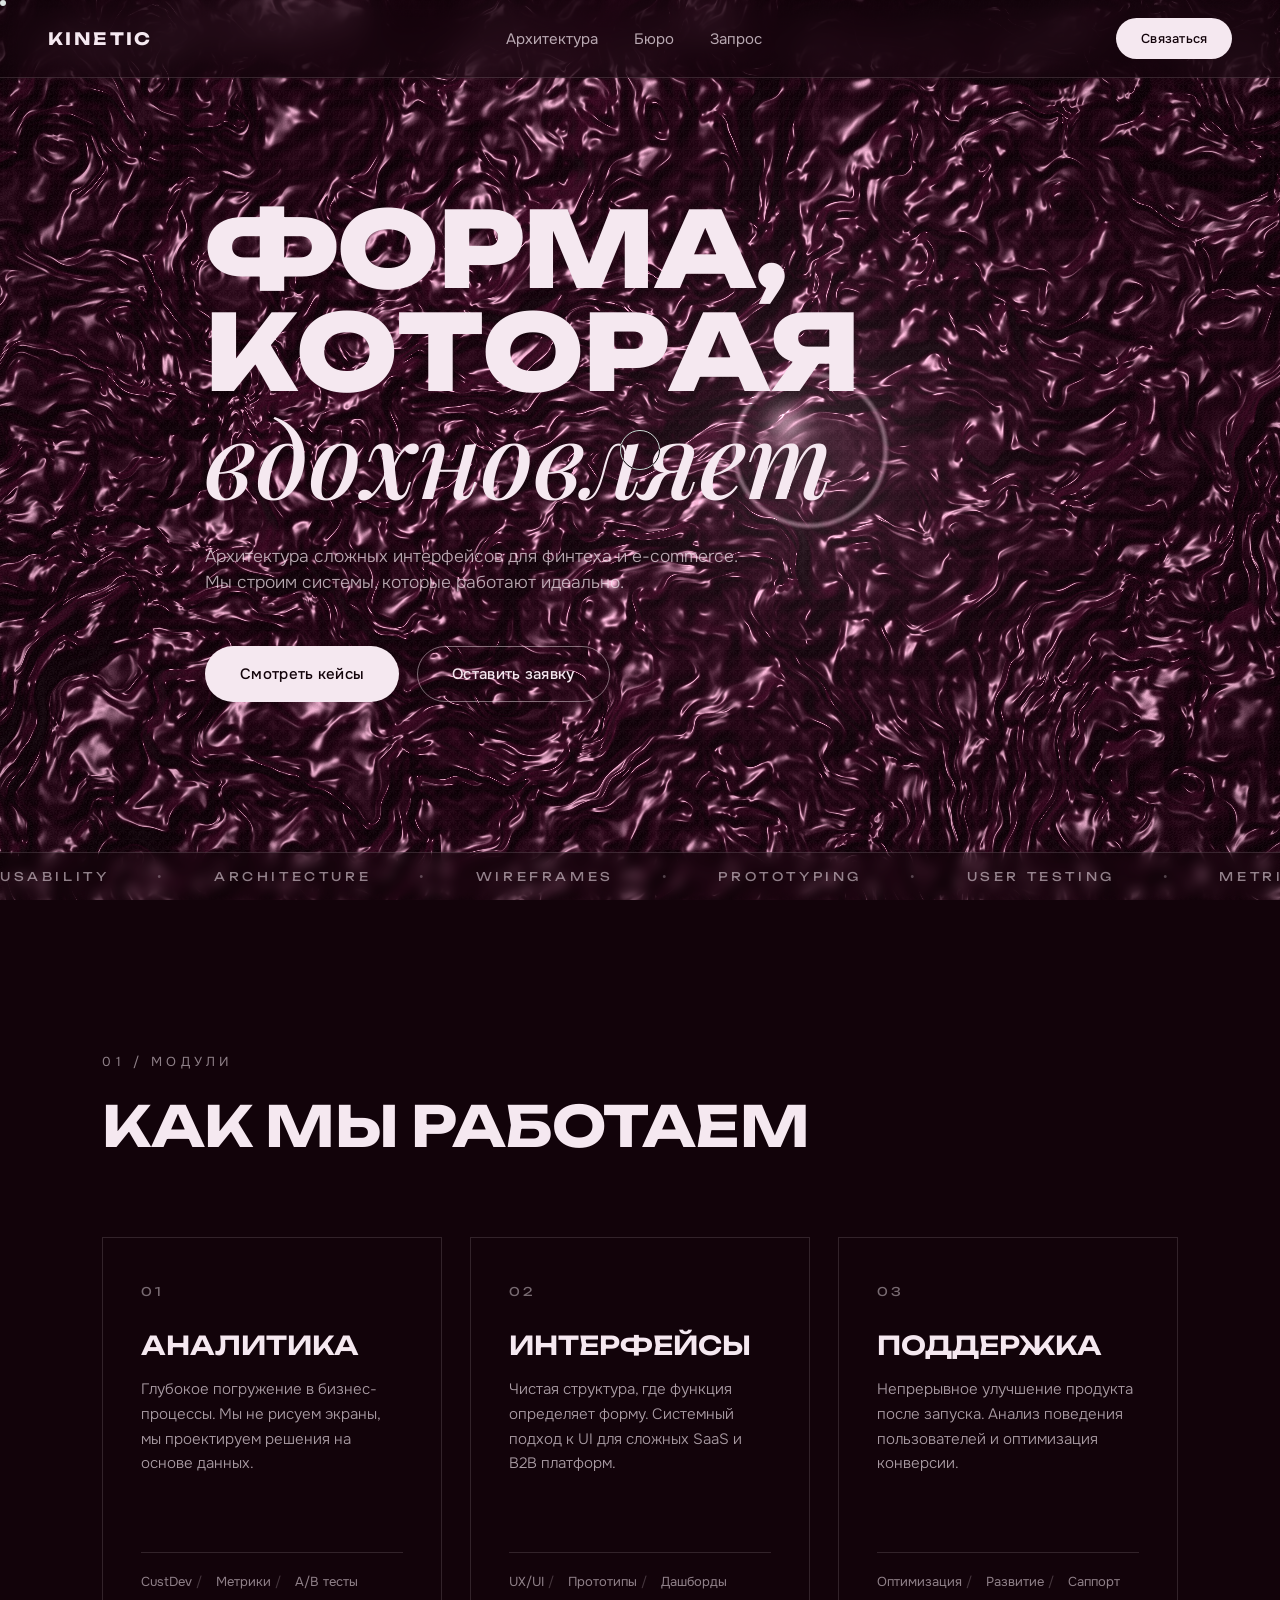
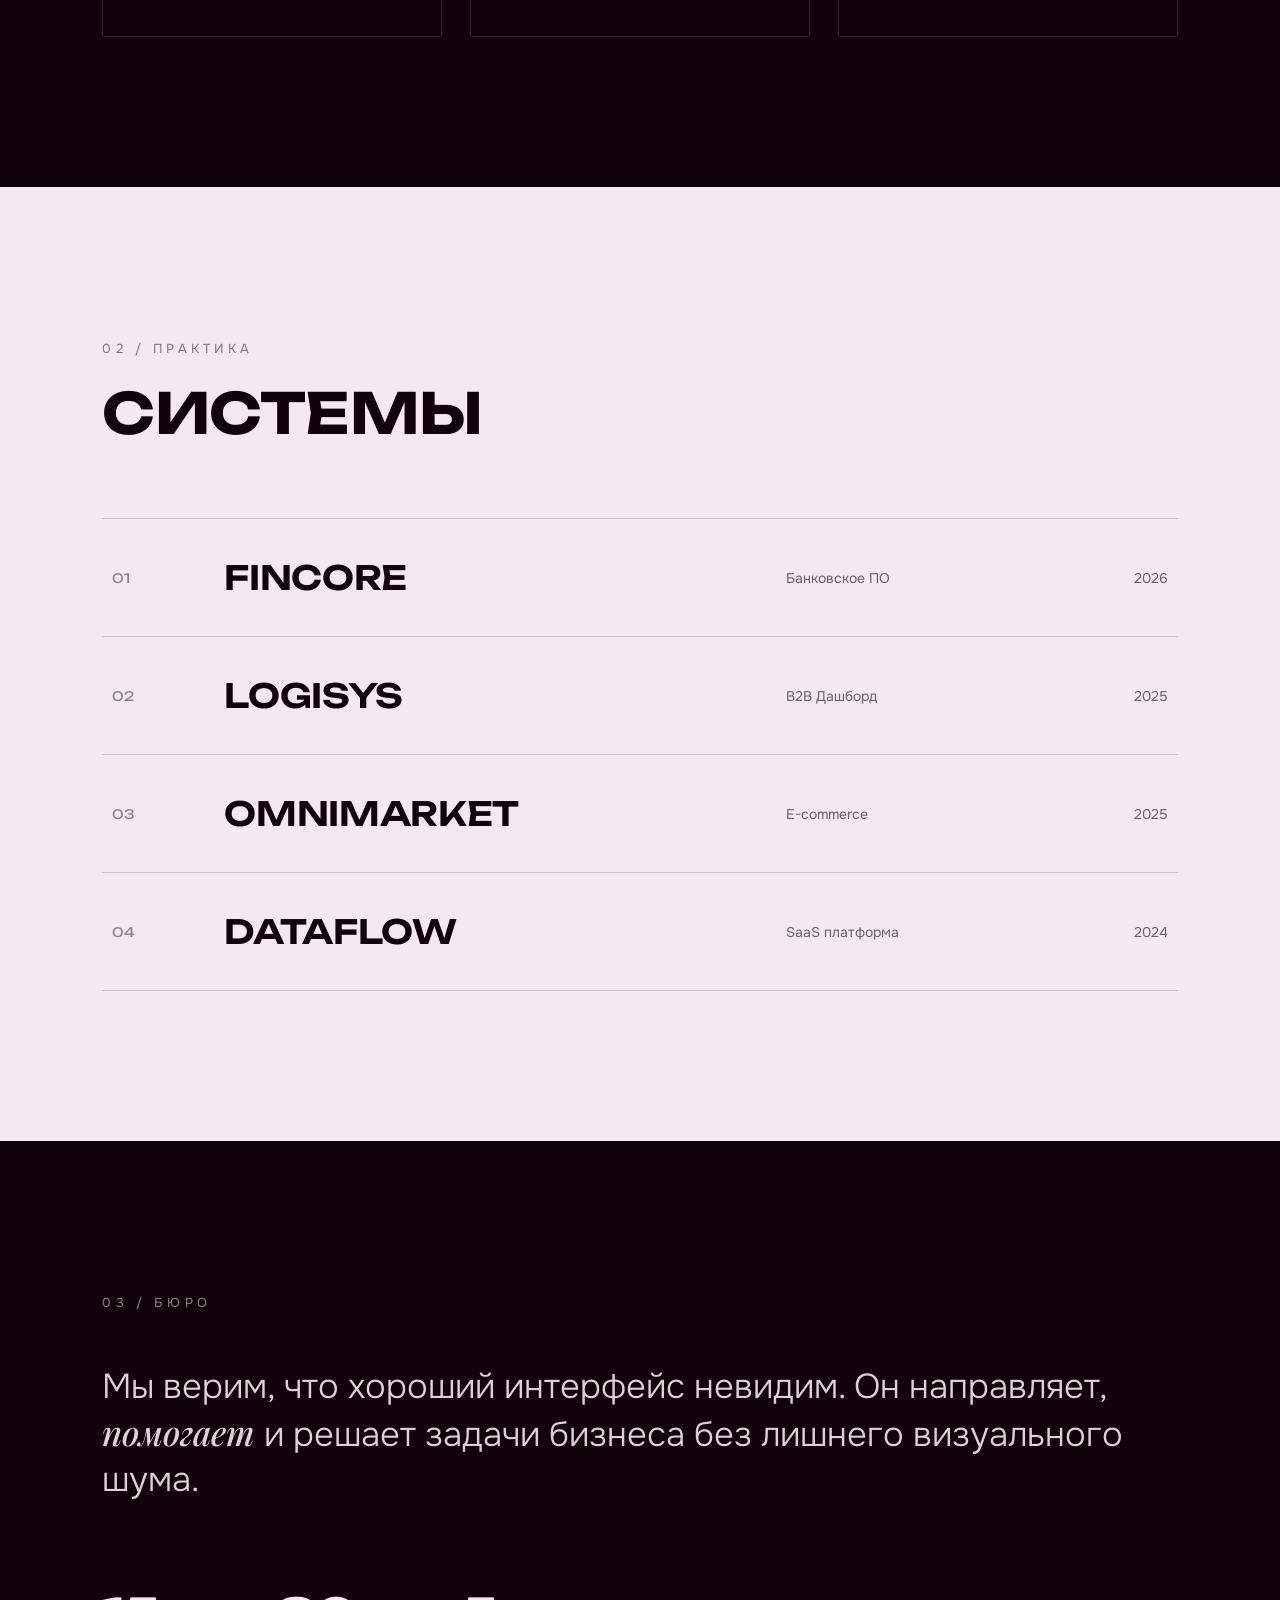
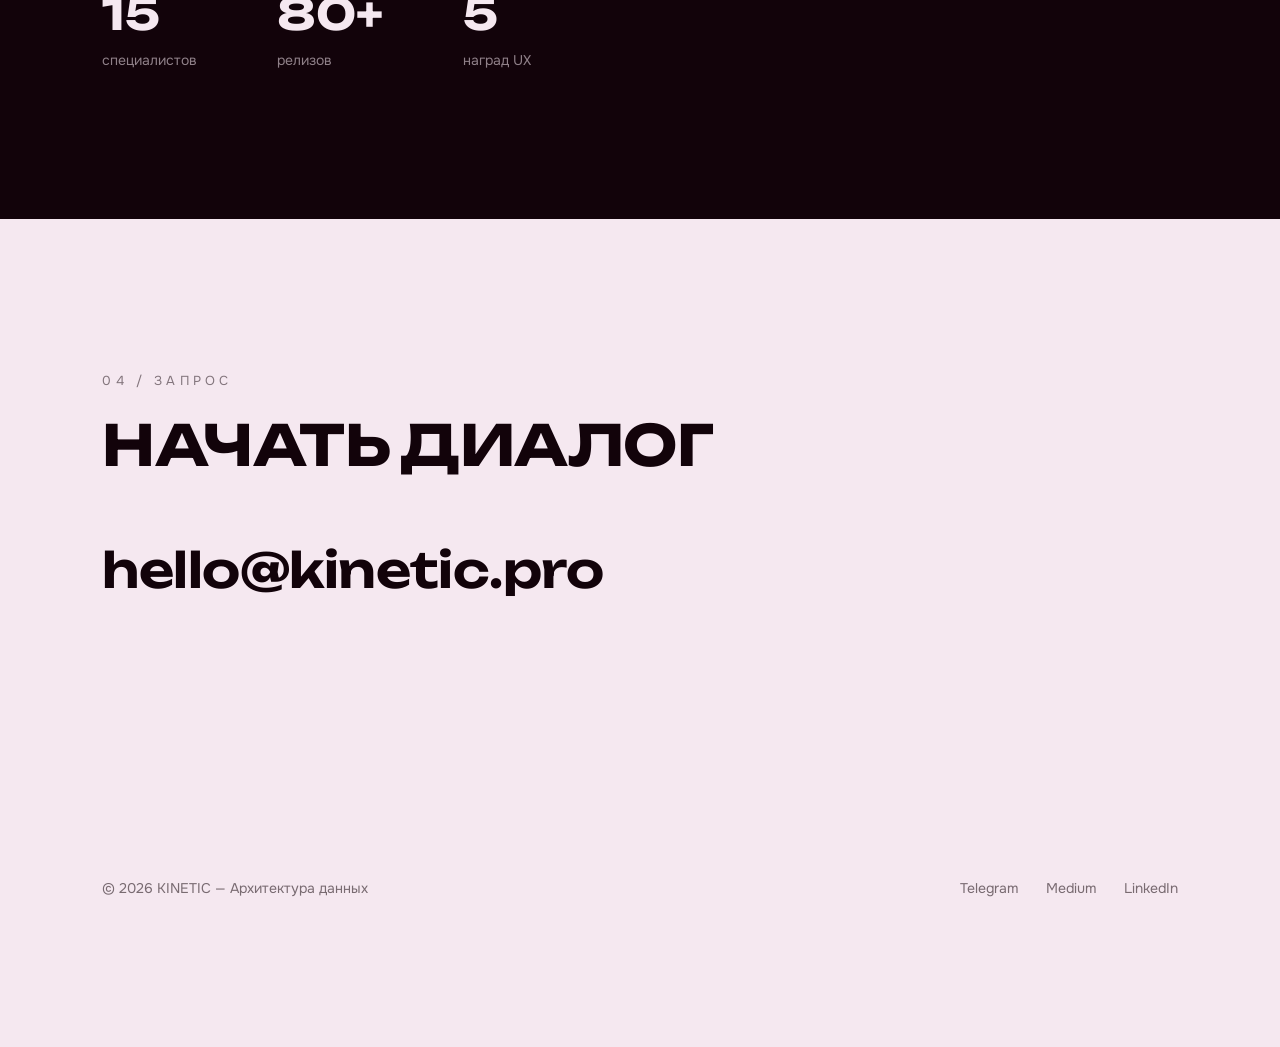
<file: prefabs_live/kinetic_architecture.html>
<!DOCTYPE html>
<html lang="ru">
<head>
<meta charset="UTF-8">
<meta name="viewport" content="width=device-width, initial-scale=1.0">
<title>KINETIC — Архитектура интерфейсов</title>
<link rel="preconnect" href="https://fonts.googleapis.com">
<link rel="preconnect" href="https://fonts.gstatic.com" crossorigin>
<link href="https://fonts.googleapis.com/css2?family=Onest:wght@400;500&family=Playfair+Display:ital@1&family=Unbounded:wght@800&display=swap" rel="stylesheet">
<style>
/* ============ KINETIC / PLUM ============ */
:root{
  /* НОВЫЕ ЦВЕТА: Глубокий темно-сливовый */
  --black:#12030a;
  --milk:#f5e8f0;
  --line-dark:rgba(245,232,240,.14);
  --line-light:rgba(18,3,10,.16);
  --ease:cubic-bezier(.16,1,.3,1);
}
*{margin:0;padding:0;box-sizing:border-box}
html{scroll-behavior:smooth}
body{
  background:var(--black);
  color:var(--milk);
  font-family:'Onest',system-ui,-apple-system,sans-serif;
  font-weight:400;
  -webkit-font-smoothing:antialiased;
  overflow-x:hidden;
}
::selection{background:var(--milk);color:var(--black)}
@media (pointer:fine){
  html, body, a, button{cursor:none}
}
a{color:inherit}

.cursor-dot,.cursor-ring{
  position:fixed;top:0;left:0;pointer-events:none;border-radius:50%;
  mix-blend-mode:difference;z-index:9999;
}
.cursor-dot{width:6px;height:6px;background:var(--milk)}
.cursor-ring{
  width:40px;height:40px;border:1px solid var(--milk);
  transition:width .35s var(--ease),height .35s var(--ease),background-color .35s ease;
}
.cursor-ring.grow{width:76px;height:76px;background:rgba(245,232,240,.10)}
@media (pointer:coarse){.cursor-dot,.cursor-ring{display:none}}

.nav{
  position:fixed;top:0;left:0;right:0;z-index:100;
  display:flex;align-items:center;justify-content:space-between;
  padding:18px 48px;
  background:rgba(18,3,10,.55);
  -webkit-backdrop-filter:blur(18px);
  backdrop-filter:blur(18px);
  border-bottom:1px solid var(--line-dark);
  transition:background .4s ease;
}
.nav.scrolled{background:rgba(18,3,10,.82)}
.nav-logo{
  font-family:'Unbounded',sans-serif;font-weight:700;font-size:17px;
  letter-spacing:.14em;text-decoration:none;
}
.nav-links{display:flex;gap:36px}
.nav-links a{
  position:relative;text-decoration:none;font-size:15px;font-weight:400;
  color:rgba(245,232,240,.72);transition:color .3s ease;
}
.nav-links a:hover{color:var(--milk)}
.nav-links a::after{
  content:'';position:absolute;left:0;right:0;bottom:-6px;height:1px;
  background:var(--milk);transform:scaleX(0);transform-origin:left;
  transition:transform .45s var(--ease);
}
.nav-links a:hover::after{transform:scaleX(1)}

.btn{
  display:inline-flex;align-items:center;justify-content:center;
  padding:17px 34px;border-radius:999px;border:1px solid transparent;
  font-family:'Onest',sans-serif;font-size:15px;font-weight:500;letter-spacing:.02em;
  text-decoration:none;will-change:transform;
  transition:transform .45s var(--ease),background-color .3s ease,color .3s ease,border-color .3s ease;
}
.btn span{display:inline-block}
.btn-solid{background:var(--milk);color:var(--black)}
.btn-solid:hover{background:#fff}
.btn-ghost{border-color:rgba(245,232,240,.45);color:var(--milk);background:transparent}
.btn-ghost:hover{background:var(--milk);color:var(--black);border-color:var(--milk)}
.btn-small{padding:11px 24px;font-size:13px}

.hero{position:relative;height:100vh;min-height:660px;overflow:hidden;background:var(--black)}
#liquid{position:absolute;inset:0;width:100%;height:100%;display:block}
.hero-inner{
  position:relative;z-index:2;height:100%;
  display:flex;flex-direction:column;justify-content:center;
  padding:0 8vw;pointer-events:none;
}
.hero-title{
  font-family:'Unbounded',sans-serif;font-weight:800;text-transform:uppercase;
  font-size:clamp(56px,8.2vw,146px);line-height:.98;letter-spacing:-.015em;
}
.hero-title .line{display:block;overflow:hidden;padding-bottom:.08em;margin-bottom:-.08em}
.hero-title .ch{
  display:inline-block;transform:translateY(118%);filter:blur(14px);opacity:0;
  transition:transform 1.1s var(--ease),filter 1.1s var(--ease),opacity .9s ease;
  transition-delay:calc(var(--i)*52ms + .15s);
}
.hero-title.in .ch{transform:translateY(0);filter:blur(0);opacity:1}
.hero-title .flow{
  font-family:'Playfair Display',Georgia,serif;font-style:italic;font-weight:500;
  text-transform:none;letter-spacing:0;
}
.hero-sub{
  margin-top:38px;max-width:540px;
  font-size:clamp(16px,1.35vw,21px);font-weight:300;line-height:1.5;
  color:rgba(245,232,240,.72);
}
.hero-actions{margin-top:50px;display:flex;gap:18px;pointer-events:auto}

[data-reveal]{
  opacity:0;transform:translateY(30px);filter:blur(8px);
  transition:opacity .9s ease,transform 1s var(--ease),filter .9s ease,border-color .4s ease;
  transition-delay:var(--d,0s);
}
[data-reveal].in{opacity:1;transform:translateY(0);filter:blur(0)}

.marquee{
  position:absolute;left:0;right:0;bottom:0;z-index:2;overflow:hidden;
  padding:16px 0;border-top:1px solid var(--line-dark);
  background:rgba(18,3,10,.38);
  -webkit-backdrop-filter:blur(6px);backdrop-filter:blur(6px);
}
.marquee-track{display:flex;width:max-content;animation:marquee 32s linear infinite}
.marquee-group{display:flex;align-items:center;gap:48px;padding-right:48px}
.marquee-group span{
  font-family:'Unbounded',sans-serif;font-size:12px;letter-spacing:.3em;
  text-transform:uppercase;color:rgba(245,232,240,.55);white-space:nowrap;
}
.marquee-group .sep{color:rgba(245,232,240,.28)}
@keyframes marquee{to{transform:translateX(-50%)}}

section{padding:150px 8vw}
.section-tag{
  font-size:13px;letter-spacing:.32em;text-transform:uppercase;opacity:.55;
}
.section-head h2{
  margin-top:20px;font-family:'Unbounded',sans-serif;font-weight:700;
  text-transform:uppercase;font-size:clamp(36px,4.4vw,70px);letter-spacing:-.01em;
}

.services{background:var(--black)}
.cards{
  display:grid;grid-template-columns:repeat(3,1fr);gap:28px;margin-top:76px;
  perspective:1400px;
}
.card{
  border:1px solid var(--line-dark);padding:46px 38px;min-height:400px;
  display:flex;flex-direction:column;transform-style:preserve-3d;will-change:transform;
  transition:transform .18s ease-out,border-color .45s ease,background-color .45s ease,
    opacity .9s ease,filter .9s ease;
  transition-delay:0s,0s,0s,var(--d,0s),var(--d,0s);
}
.card:hover{border-color:rgba(245,232,240,.62);background:rgba(245,232,240,.04)}
.card.in{transition-delay:0s}
.card-num{font-family:'Unbounded',sans-serif;font-size:12px;letter-spacing:.24em;color:rgba(245,232,240,.45)}
.card h3{
  margin:30px 0 16px;font-family:'Unbounded',sans-serif;font-weight:600;
  font-size:26px;text-transform:uppercase;letter-spacing:0;
}
.card p{font-weight:300;font-size:15px;line-height:1.65;color:rgba(245,232,240,.68)}
.card ul{
  margin-top:auto;padding-top:20px;border-top:1px solid var(--line-dark);
  list-style:none;display:flex;flex-wrap:wrap;gap:6px 14px;
  font-size:13px;color:rgba(245,232,240,.55);
}
.card li:not(:last-child)::after{content:' /';opacity:.4}

.works{background:var(--milk);color:var(--black)}
.works .section-tag{opacity:.5}
.work-list{margin-top:70px}
.work-row{
  display:grid;grid-template-columns:80px 1fr 260px 90px;gap:32px;align-items:center;
  padding:38px 10px;border-top:1px solid var(--line-light);
  transition:background-color .35s ease,padding .35s var(--ease),
    opacity .9s ease,transform 1s var(--ease),filter .9s ease;
  transition-delay:0s,0s,var(--d,0s),var(--d,0s),var(--d,0s);
}
.work-row.in{transition-delay:0s,0s,0s,0s,0s}
.work-row:last-child{border-bottom:1px solid var(--line-light)}
.work-row:hover{background:rgba(18,3,10,.05);padding-left:28px;padding-right:28px}
.work-index{font-family:'Unbounded',sans-serif;font-size:13px;color:rgba(18,3,10,.45)}
.work-title{
  font-family:'Unbounded',sans-serif;font-weight:600;text-transform:uppercase;
  font-size:clamp(22px,2.6vw,42px);letter-spacing:-.01em;
}
.work-cat,.work-year{font-size:14px;color:rgba(18,3,10,.6)}
.work-year{text-align:right}

.studio{background:var(--black)}
.studio-text{
  margin-top:52px;max-width:1120px;
  font-size:clamp(24px,2.7vw,44px);line-height:1.32;font-weight:300;
  color:rgba(245,232,240,.9);
}
.studio-text em{font-family:'Playfair Display',Georgia,serif;font-style:italic;font-weight:500}
.studio-meta{display:flex;gap:80px;margin-top:84px}
.stat b{
  display:block;font-family:'Unbounded',sans-serif;font-weight:700;
  font-size:clamp(36px,3.4vw,56px);
}
.stat span{display:block;margin-top:10px;font-size:14px;color:rgba(245,232,240,.55)}

.contacts{
  background:var(--milk);color:var(--black);
  min-height:92vh;display:flex;flex-direction:column;justify-content:center;
}
.contacts .section-tag{opacity:.5}
.mail{
  display:inline-block;margin-top:60px;position:relative;
  font-family:'Unbounded',sans-serif;font-weight:600;
  font-size:clamp(26px,3.8vw,60px);text-decoration:none;letter-spacing:-.01em;
  width:max-content;
}
.mail::after{
  content:'';position:absolute;left:0;right:0;bottom:-8px;height:2px;background:var(--black);
  transform:scaleX(0);transform-origin:left;transition:transform .6s var(--ease);
}
.mail:hover::after{transform:scaleX(1)}
.footer{
  margin-top:auto;padding-top:140px;display:flex;align-items:flex-end;justify-content:space-between;
  font-size:14px;color:rgba(18,3,10,.55);
}
.footer-links{display:flex;gap:28px}
.footer-links a{text-decoration:none;color:rgba(18,3,10,.55);transition:color .3s ease}
.footer-links a:hover{color:var(--black)}

@media (prefers-reduced-motion: reduce){
  html{scroll-behavior:auto}
  .marquee-track{animation:none}
  .hero-title .ch{transition:none;transform:none;filter:none;opacity:1}
  [data-reveal]{transition:none;transform:none;filter:none;opacity:1}
  .btn,.card,.work-row{transition:none}
}
</style>
</head>
<body>

<div class="cursor-dot" aria-hidden="true"></div>
<div class="cursor-ring" aria-hidden="true"></div>

<header class="nav" id="nav">
  <a href="#top" class="nav-logo">KINETIC</a>
  <nav class="nav-links">
    <a href="#works">Архитектура</a>
    <a href="#studio">Бюро</a>
    <a href="#contacts">Запрос</a>
  </nav>
  <a href="#contacts" class="btn btn-solid btn-small magnetic"><span>Связаться</span></a>
</header>

<main id="top">

  <section class="hero">
    <canvas id="liquid"></canvas>
    <div class="hero-inner">
      <h1 class="hero-title" id="heroTitle" aria-label="Форма, которая вдохновляет">
        <span class="line">Форма,</span>
        <span class="line">которая</span>
        <span class="line flow">вдохновляет</span>
      </h1>
      <p class="hero-sub" data-reveal style="--d:.55s">Архитектура сложных интерфейсов для финтеха и e-commerce. Мы строим системы, которые работают идеально.</p>
      <div class="hero-actions" data-reveal style="--d:.72s">
        <a href="#works" class="btn btn-solid magnetic"><span>Смотреть кейсы</span></a>
        <a href="#contacts" class="btn btn-ghost magnetic"><span>Оставить заявку</span></a>
      </div>
    </div>
    <div class="marquee" aria-hidden="true">
      <div class="marquee-track">
        <div class="marquee-group">
          <span>USABILITY</span><span class="sep">&bull;</span><span>ARCHITECTURE</span><span class="sep">&bull;</span><span>WIREFRAMES</span><span class="sep">&bull;</span><span>PROTOTYPING</span><span class="sep">&bull;</span><span>USER TESTING</span><span class="sep">&bull;</span><span>METRICS</span><span class="sep">&bull;</span><span>DATA FLOW</span><span class="sep">&bull;</span>
        </div>
        <div class="marquee-group">
          <span>USABILITY</span><span class="sep">&bull;</span><span>ARCHITECTURE</span><span class="sep">&bull;</span><span>WIREFRAMES</span><span class="sep">&bull;</span><span>PROTOTYPING</span><span class="sep">&bull;</span><span>USER TESTING</span><span class="sep">&bull;</span><span>METRICS</span><span class="sep">&bull;</span><span>DATA FLOW</span><span class="sep">&bull;</span>
        </div>
      </div>
    </div>
  </section>

  <section class="services" id="services">
    <div class="section-head" data-reveal>
      <span class="section-tag">01 / Модули</span>
      <h2>Как мы работаем</h2>
    </div>
    <div class="cards">
      <article class="card" data-tilt data-reveal>
        <span class="card-num">01</span>
        <h3>Аналитика</h3>
        <p>Глубокое погружение в бизнес-процессы. Мы не рисуем экраны, мы проектируем решения на основе данных.</p>
        <ul><li>CustDev</li><li>Метрики</li><li>A/B тесты</li></ul>
      </article>
      <article class="card" data-tilt data-reveal style="--d:.12s">
        <span class="card-num">02</span>
        <h3>Интерфейсы</h3>
        <p>Чистая структура, где функция определяет форму. Системный подход к UI для сложных SaaS и B2B платформ.</p>
        <ul><li>UX/UI</li><li>Прототипы</li><li>Дашборды</li></ul>
      </article>
      <article class="card" data-tilt data-reveal style="--d:.24s">
        <span class="card-num">03</span>
        <h3>Поддержка</h3>
        <p>Непрерывное улучшение продукта после запуска. Анализ поведения пользователей и оптимизация конверсии.</p>
        <ul><li>Оптимизация</li><li>Развитие</li><li>Саппорт</li></ul>
      </article>
    </div>
  </section>

  <section class="works" id="works">
    <div class="section-head" data-reveal>
      <span class="section-tag">02 / Практика</span>
      <h2>Системы</h2>
    </div>
    <div class="work-list">
      <article class="work-row" data-reveal><span class="work-index">01</span><span class="work-title">FinCore</span><span class="work-cat">Банковское ПО</span><span class="work-year">2026</span></article>
      <article class="work-row" data-reveal style="--d:.08s"><span class="work-index">02</span><span class="work-title">Logisys</span><span class="work-cat">B2B Дашборд</span><span class="work-year">2025</span></article>
      <article class="work-row" data-reveal style="--d:.16s"><span class="work-index">03</span><span class="work-title">OmniMarket</span><span class="work-cat">E-commerce</span><span class="work-year">2025</span></article>
      <article class="work-row" data-reveal style="--d:.24s"><span class="work-index">04</span><span class="work-title">DataFlow</span><span class="work-cat">SaaS платформа</span><span class="work-year">2024</span></article>
    </div>
  </section>

  <section class="studio" id="studio">
    <div class="section-head" data-reveal>
      <span class="section-tag">03 / Бюро</span>
    </div>
    <p class="studio-text" data-reveal>Мы верим, что хороший интерфейс невидим. Он направляет, <em>помогает</em> и решает задачи бизнеса без лишнего визуального шума.</p>
    <div class="studio-meta">
      <div class="stat" data-reveal><b>15</b><span>специалистов</span></div>
      <div class="stat" data-reveal style="--d:.1s"><b>80+</b><span>релизов</span></div>
      <div class="stat" data-reveal style="--d:.2s"><b>5</b><span>наград UX</span></div>
    </div>
  </section>

  <section class="contacts" id="contacts">
    <div class="section-head" data-reveal>
      <span class="section-tag">04 / Запрос</span>
      <h2>Начать диалог</h2>
    </div>
    <a class="mail" data-reveal href="mailto:hello@kinetic.pro">hello@kinetic.pro</a>
    <div class="footer">
      <span>&copy; 2026 KINETIC &mdash; Архитектура данных</span>
      <span class="footer-links"><a href="#top">Telegram</a><a href="#top">Medium</a><a href="#top">LinkedIn</a></span>
    </div>
  </section>

</main>

<script>
(() => {
  'use strict';

  const reduced = window.matchMedia('(prefers-reduced-motion: reduce)').matches;

  const dot = document.querySelector('.cursor-dot');
  const ring = document.querySelector('.cursor-ring');
  let mouseX = window.innerWidth / 2;
  let mouseY = window.innerHeight / 2;
  let ringX = mouseX;
  let ringY = mouseY;

  window.addEventListener('mousemove', (e) => {
    mouseX = e.clientX;
    mouseY = e.clientY;
    dot.style.transform = 'translate(' + mouseX + 'px,' + mouseY + 'px) translate(-50%,-50%)';
  }, { passive: true });

  (function ringLoop() {
    ringX += (mouseX - ringX) * 0.16;
    ringY += (mouseY - ringY) * 0.16;
    ring.style.transform = 'translate(' + ringX + 'px,' + ringY + 'px) translate(-50%,-50%)';
    requestAnimationFrame(ringLoop);
  })();

  document.querySelectorAll('a, button, [data-tilt]').forEach((el) => {
    el.addEventListener('mouseenter', () => ring.classList.add('grow'));
    el.addEventListener('mouseleave', () => ring.classList.remove('grow'));
  });

  const title = document.getElementById('heroTitle');
  let letterIndex = 0;
  title.querySelectorAll('.line').forEach((line) => {
    const text = line.textContent;
    line.textContent = '';
    Array.from(text).forEach((ch) => {
      const span = document.createElement('span');
      span.className = 'ch';
      span.style.setProperty('--i', letterIndex++);
      span.textContent = ch === ' ' ? '\u00A0' : ch;
      line.appendChild(span);
    });
  });
  requestAnimationFrame(() => requestAnimationFrame(() => title.classList.add('in')));

  const io = new IntersectionObserver((entries) => {
    entries.forEach((entry) => {
      if (entry.isIntersecting) {
        entry.target.classList.add('in');
        io.unobserve(entry.target);
      }
    });
  }, { threshold: 0.15 });
  document.querySelectorAll('[data-reveal]').forEach((el) => io.observe(el));

  document.querySelectorAll('.magnetic').forEach((btn) => {
    btn.addEventListener('mousemove', (e) => {
      const r = btn.getBoundingClientRect();
      const dx = e.clientX - (r.left + r.width / 2);
      const dy = e.clientY - (r.top + r.height / 2);
      btn.style.transform = 'translate(' + (dx * 0.22).toFixed(2) + 'px,' + (dy * 0.3).toFixed(2) + 'px)';
    });
    btn.addEventListener('mouseleave', () => {
      btn.style.transform = 'translate(0px, 0px)';
    });
  });

  document.querySelectorAll('[data-tilt]').forEach((card) => {
    card.addEventListener('mousemove', (e) => {
      const r = card.getBoundingClientRect();
      const px = (e.clientX - r.left) / r.width;
      const py = (e.clientY - r.top) / r.height;
      card.style.transform = 'perspective(1000px) rotateX(' + ((0.5 - py) * 7).toFixed(2) +
        'deg) rotateY(' + ((px - 0.5) * 9).toFixed(2) + 'deg) translateY(-4px)';
    });
    card.addEventListener('mouseleave', () => {
      card.style.transform = 'perspective(1000px) rotateX(0deg) rotateY(0deg) translateY(0px)';
    });
  });

  const nav = document.getElementById('nav');
  window.addEventListener('scroll', () => {
    nav.classList.toggle('scrolled', window.scrollY > 40);
  }, { passive: true });

  const hero = document.querySelector('.hero');
  const canvas = document.getElementById('liquid');
  const gl = canvas.getContext('webgl', { antialias: false, alpha: false, powerPreference: 'high-performance' });
  if (!gl) { canvas.style.display = 'none'; return; }

  const VERT = 'attribute vec2 a_pos; void main(){ gl_Position = vec4(a_pos, 0.0, 1.0); }';

  const FRAG = `
precision highp float;
uniform vec2 u_res;
uniform float u_time;
uniform vec2 u_cursor;
uniform vec2 u_dir;
uniform float u_stretch;
uniform vec4 u_ripples[8];
uniform vec4 u_drops[6];

// НОВЫЕ ЦВЕТА (ТЕМНО-БОРДОВЫЙ / СЛИВОВЫЙ)
const vec3 BLACK = vec3(0.07, 0.01, 0.04);
const vec3 MILK  = vec3(0.95, 0.85, 0.90);
const float CR   = 0.085;

float hash(vec2 p){ p = fract(p * vec2(127.1, 311.7)); p += dot(p, p + 34.5); return fract(p.x * p.y); }
float vnoise(vec2 p){
  vec2 i = floor(p); vec2 f = fract(p); vec2 u = f * f * (3.0 - 2.0 * f);
  return mix(mix(hash(i), hash(i + vec2(1.0, 0.0)), u.x),
             mix(hash(i + vec2(0.0, 1.0)), hash(i + vec2(1.0, 1.0)), u.x), u.y);
}
float fbm(vec2 p){
  float v = 0.0; float a = 0.55; mat2 m = mat2(1.62, 1.18, -1.18, 1.62);
  for (int i = 0; i < 5; i++){ v += a * vnoise(p); p = m * p; a *= 0.55; }
  return v;
}
float silk(vec2 p, float t){
  vec2 q = vec2(fbm(p + t * 0.055), fbm(p + vec2(5.2, 1.3) - t * 0.045));
  vec2 r = vec2(fbm(p + 2.1 * q + vec2(1.7, 9.2) + t * 0.070),
                fbm(p + 2.1 * q + vec2(8.3, 2.8) - t * 0.060));
  return fbm(p + 2.3 * r);
}
float rippleField(vec2 p, float t){
  float h = 0.0;
  for (int i = 0; i < 8; i++){
    vec4 rp = u_ripples[i];
    if (rp.w < 0.5) continue;
    float age = t - rp.z;
    if (age < 0.0 || age > 3.5) continue;
    float d = length(p - rp.xy);
    float front = age * 0.55;
    h += sin((d - front) * 34.0) * exp(-abs(d - front) * 10.0) * exp(-age * 1.4) * 0.22;
  }
  return h;
}
float field(vec2 p, float t){ return silk(p * 2.6, t) + rippleField(p, t); }

vec2 stretchVec(vec2 d, vec2 dir, float stretch){
  vec2 pd = vec2(-dir.y, dir.x);
  float al = dot(d, dir) / (1.0 + stretch * 1.6);
  float pe = dot(d, pd);
  return vec2(al, pe);
}
vec2 lensShift(vec2 p, vec2 c, float rad, float str, vec2 dir, float stretch){
  vec2 d = stretchVec(p - c, dir, stretch);
  float dl = length(d);
  float f = 1.0 - smoothstep(0.0, rad, dl);
  f = f * f * (3.0 - 2.0 * f);
  return -d * f * str;
}

void main(){
  vec2 uv = gl_FragCoord.xy / u_res;
  float aspect = u_res.x / u_res.y;
  vec2 p = vec2(uv.x * aspect, uv.y);
  float t = u_time;

  vec2 shift = lensShift(p, u_cursor, CR, 0.38, u_dir, u_stretch);
  for (int i = 0; i < 6; i++){
    vec4 dr = u_drops[i];
    if (dr.w <= 0.001) continue;
    shift += lensShift(p, dr.xy, dr.z, 0.45, vec2(1.0, 0.0), 0.0) * dr.w;
  }
  vec2 ps = p + shift;

  float e = 0.006;
  float h  = field(ps, t);
  float hx = field(ps + vec2(e, 0.0), t);
  float hy = field(ps + vec2(0.0, e), t);
  vec2 grad = vec2(hx - h, hy - h) / e;
  vec3 n = normalize(vec3(-grad * 0.10, 1.0));

  vec3 L = normalize(vec3(-0.42, 0.55, 0.72));
  vec3 V = vec3(0.0, 0.0, 1.0);
  vec3 H = normalize(L + V);
  float diff = max(dot(n, L), 0.0);
  float spec = pow(max(dot(n, H), 0.0), 48.0);
  float fres = pow(1.0 - max(dot(n, V), 0.0), 3.0);

  vec3 col = mix(BLACK, BLACK * 3.4, diff * diff);
  col += MILK * spec * 0.85;
  col += MILK * fres * 0.10;

  vec2 dcv = stretchVec(p - u_cursor, u_dir, u_stretch);
  float dc = length(dcv);
  col += MILK * exp(-dc * 9.0) * 0.20;

  float rim = smoothstep(CR - 0.006, CR - 0.001, dc) * (1.0 - smoothstep(CR - 0.001, CR + 0.004, dc));
  col += MILK * rim * 0.35;
  vec2 hl = p - (u_cursor + vec2(-0.025, 0.028));
  col += MILK * exp(-dot(hl, hl) * 2200.0) * 0.5;
  col *= 1.0 - 0.18 * (1.0 - smoothstep(0.0, CR, dc));

  for (int i = 0; i < 6; i++){
    vec4 dr = u_drops[i];
    if (dr.w <= 0.001) continue;
    float dd = length(p - dr.xy);
    float r2 = smoothstep(dr.z * 0.90, dr.z * 0.98, dd) * (1.0 - smoothstep(dr.z * 0.98, dr.z * 1.06, dd));
    col += MILK * r2 * 0.30 * dr.w;
    vec2 hp = p - dr.xy - vec2(-0.012, 0.014);
    col += MILK * exp(-dot(hp, hp) / (dr.z * dr.z * 0.16)) * 0.22 * dr.w;
  }

  vec2 q = uv - 0.5;
  col *= 1.0 - dot(q, q) * 0.55;
  col += (hash(gl_FragCoord.xy + vec2(t * 61.7, t * 43.3)) - 0.5) * 0.05;

  gl_FragColor = vec4(col, 1.0);
}`;

  function compile(type, src) {
    const sh = gl.createShader(type);
    gl.shaderSource(sh, src);
    gl.compileShader(sh);
    return sh;
  }
  const vs = compile(gl.VERTEX_SHADER, VERT);
  const fs = compile(gl.FRAGMENT_SHADER, FRAG);
  if (!vs || !fs) { canvas.style.display = 'none'; return; }
  const prog = gl.createProgram();
  gl.attachShader(prog, vs);
  gl.attachShader(prog, fs);
  gl.linkProgram(prog);
  gl.useProgram(prog);

  const buf = gl.createBuffer();
  gl.bindBuffer(gl.ARRAY_BUFFER, buf);
  gl.bufferData(gl.ARRAY_BUFFER, new Float32Array([-1, -1, 3, -1, -1, 3]), gl.STATIC_DRAW);
  const loc = gl.getAttribLocation(prog, 'a_pos');
  gl.enableVertexAttribArray(loc);
  gl.vertexAttribPointer(loc, 2, gl.FLOAT, false, 0, 0);

  const U = {
    res: gl.getUniformLocation(prog, 'u_res'),
    time: gl.getUniformLocation(prog, 'u_time'),
    cursor: gl.getUniformLocation(prog, 'u_cursor'),
    dir: gl.getUniformLocation(prog, 'u_dir'),
    stretch: gl.getUniformLocation(prog, 'u_stretch'),
    ripples: gl.getUniformLocation(prog, 'u_ripples[0]'),
    drops: gl.getUniformLocation(prog, 'u_drops[0]')
  };

  const RIPPLE_MAX = 8;
  const DROP_MAX = 6;
  const ripples = new Float32Array(RIPPLE_MAX * 4);
  const drops = new Float32Array(DROP_MAX * 4);
  let rippleCursor = 0;
  let dropCursor = 0;

  function resize() {
    const dpr = Math.min(window.devicePixelRatio || 1, 2);
    const w = canvas.clientWidth;
    const h = canvas.clientHeight;
    const pw = Math.round(w * dpr);
    const ph = Math.round(h * dpr);
    if (canvas.width !== pw || canvas.height !== ph) {
      canvas.width = pw;
      canvas.height = ph;
    }
    gl.viewport(0, 0, canvas.width, canvas.height);
    gl.uniform2f(U.res, canvas.width, canvas.height);
  }
  window.addEventListener('resize', () => {
    resize();
    if (reduced) draw(9.0);
  });
  resize();

  function toAspect(clientX, clientY) {
    const r = canvas.getBoundingClientRect();
    return [(clientX - r.left) / r.height, 1 - (clientY - r.top) / r.height];
  }

  let targetX = 0.9, targetY = 0.5;
  let curX = targetX, curY = targetY;
  let velX = 0, velY = 0;
  let dirX = 1, dirY = 0;
  let stretch = 0, speed = 0, lastDrop = 0;
  let timeNow = 0;

  window.addEventListener('mousemove', (e) => {
    const a = toAspect(e.clientX, e.clientY);
    targetX = a[0];
    targetY = a[1];
  }, { passive: true });

  hero.addEventListener('pointerdown', (e) => {
    if (reduced) return;
    const a = toAspect(e.clientX, e.clientY);
    const o = rippleCursor * 4;
    ripples[o] = a[0];
    ripples[o + 1] = a[1];
    ripples[o + 2] = timeNow;
    ripples[o + 3] = 1;
    rippleCursor = (rippleCursor + 1) % RIPPLE_MAX;
  });

  let heroVisible = true;
  new IntersectionObserver((entries) => {
    heroVisible = entries[0].isIntersecting;
  }, { threshold: 0 }).observe(hero);

  function draw(t) {
    gl.uniform1f(U.time, t);
    gl.uniform2f(U.cursor, curX, curY);
    gl.uniform2f(U.dir, dirX, dirY);
    gl.uniform1f(U.stretch, stretch);
    gl.uniform4fv(U.ripples, ripples);
    gl.uniform4fv(U.drops, drops);
    gl.drawArrays(gl.TRIANGLES, 0, 3);
  }

  const start = performance.now();
  let lastFrame = start;

  function tick(now) {
    const dt = Math.min((now - lastFrame) / 1000, 0.05);
    lastFrame = now;
    timeNow = (now - start) / 1000;

    velX += (targetX - curX) * 0.22;
    velY += (targetY - curY) * 0.22;
    velX *= 0.72;
    velY *= 0.72;
    curX += velX;
    curY += velY;
    speed = Math.hypot(velX, velY);
    if (speed > 0.0004) { dirX = velX / speed; dirY = velY / speed; }
    stretch = Math.min(speed * 40, 1.0);

    if (speed > 0.008 && now - lastDrop > 45) {
      lastDrop = now;
      const o = dropCursor * 4;
      drops[o] = curX;
      drops[o + 1] = curY;
      drops[o + 2] = Math.min(0.02 + speed * 0.9, 0.05);
      drops[o + 3] = 0.9;
      dropCursor = (dropCursor + 1) % DROP_MAX;
    }
    for (let i = 0; i < DROP_MAX; i++) {
      const o = i * 4;
      if (drops[o + 3] > 0) {
        drops[o + 3] = Math.max(0, drops[o + 3] - dt * 1.6);
        drops[o + 2] = Math.max(0.004, drops[o + 2] - dt * 0.018);
      }
    }
    for (let i = 0; i < RIPPLE_MAX; i++) {
      const o = i * 4;
      if (ripples[o + 3] > 0.5 && timeNow - ripples[o + 2] > 3.6) ripples[o + 3] = 0;
    }

    if (heroVisible) draw(timeNow);
    requestAnimationFrame(tick);
  }

  if (reduced) {
    curX = targetX;
    curY = targetY;
    stretch = 0;
    draw(9.0);
  } else {
    requestAnimationFrame(tick);
  }
})();
</script>
</body>
</html>
</file>
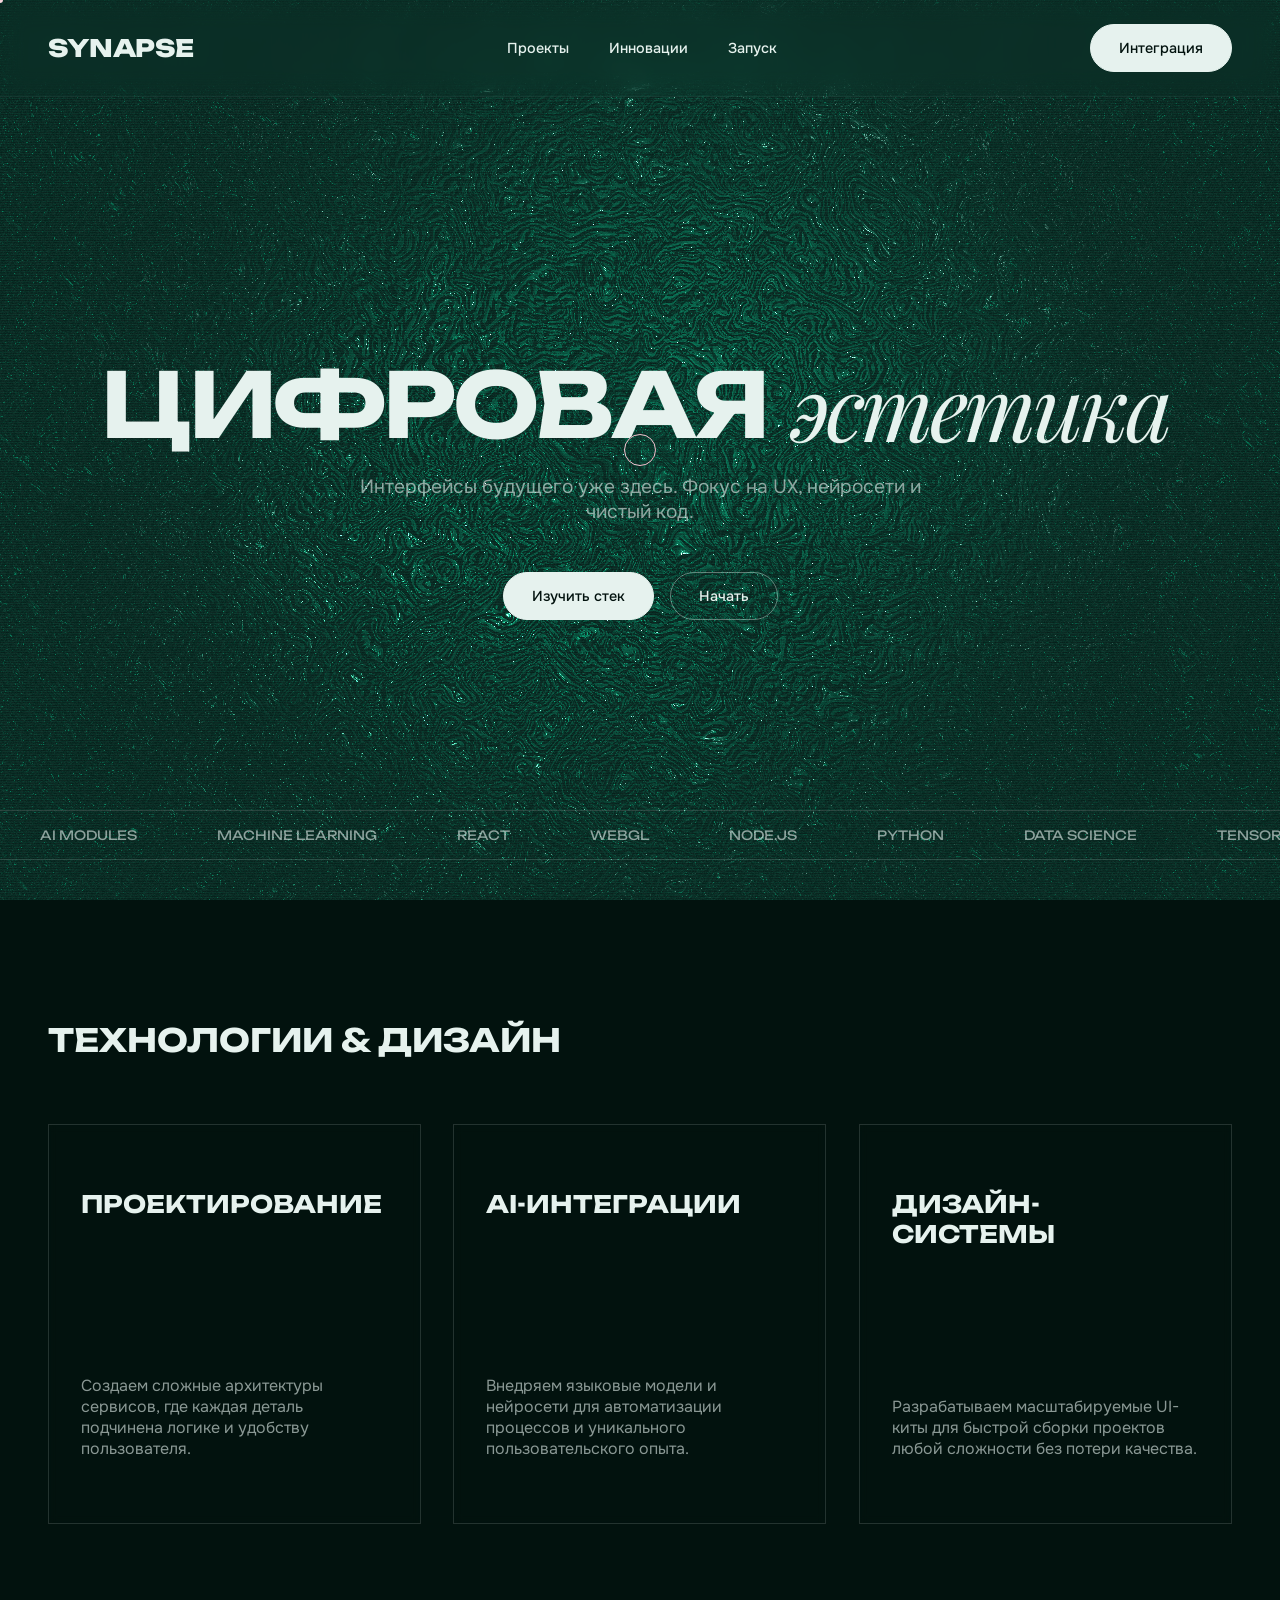
<file: prefabs_live/synapse_innovation.html>
<!DOCTYPE html>
<html lang="ru">
<head>
    <meta charset="UTF-8">
    <meta name="viewport" content="width=device-width, initial-scale=1.0">
    <title>SYNAPSE | Цифровая эстетика</title>
    <link rel="preconnect" href="https://fonts.googleapis.com">
    <link rel="preconnect" href="https://fonts.gstatic.com" crossorigin>
    <link href="https://fonts.googleapis.com/css2?family=Onest:wght@400;500&family=Playfair+Display:ital@1&family=Unbounded:wght@800&display=swap" rel="stylesheet">
    
    <style>
        /* === BASE VARS & RESET === */
        :root {
            /* Яркий изумрудно-неоновый фон */
            --bg: #02120e;
            --fg: #e6f2ee;
            --fg-muted: rgba(230, 242, 238, 0.6);
            --border: rgba(230, 242, 238, 0.15);
            --border-hover: rgba(230, 242, 238, 0.4);
            --font-display: 'Unbounded', sans-serif;
            --font-body: 'Onest', sans-serif;
            --font-accent: 'Playfair Display', serif;
        }

        * {
            margin: 0;
            padding: 0;
            box-sizing: border-box;
            cursor: none;
        }

        body {
            background-color: var(--bg);
            color: var(--fg);
            font-family: var(--font-body);
            overflow-x: hidden;
            -webkit-font-smoothing: antialiased;
            -moz-osx-font-smoothing: grayscale;
        }

        #webgl-canvas {
            position: fixed;
            top: 0;
            left: 0;
            width: 100vw;
            height: 100vh;
            z-index: -1;
            pointer-events: none;
        }

        #cursor-dot, #cursor-ring {
            position: fixed;
            top: 0;
            left: 0;
            border-radius: 50%;
            pointer-events: none;
            z-index: 9999;
            mix-blend-mode: difference;
            transform: translate(-50%, -50%);
        }
        #cursor-dot {
            width: 6px;
            height: 6px;
            background-color: #fff;
        }
        #cursor-ring {
            width: 32px;
            height: 32px;
            border: 1px solid #fff;
            transition: width 0.3s cubic-bezier(0.2, 1, 0.3, 1), 
                        height 0.3s cubic-bezier(0.2, 1, 0.3, 1),
                        background-color 0.3s;
            will-change: width, height, transform;
        }
        #cursor-ring.hovered {
            width: 64px;
            height: 64px;
            background-color: rgba(255, 255, 255, 1);
            border-color: transparent;
            mix-blend-mode: difference;
        }

        header {
            position: fixed;
            top: 0;
            left: 0;
            width: 100%;
            padding: 24px 48px;
            display: flex;
            justify-content: space-between;
            align-items: center;
            z-index: 100;
            backdrop-filter: blur(12px);
            -webkit-backdrop-filter: blur(12px);
            border-bottom: 1px solid rgba(230, 242, 238, 0.05);
        }
        .logo {
            font-family: var(--font-display);
            font-size: 1.5rem;
            font-weight: 800;
            letter-spacing: -0.02em;
            text-decoration: none;
            color: var(--fg);
        }
        nav {
            display: flex;
            gap: 40px;
        }
        nav a {
            color: var(--fg);
            text-decoration: none;
            font-size: 0.9rem;
            font-weight: 500;
            transition: opacity 0.3s;
        }
        nav a:hover { opacity: 0.6; }

        .btn {
            display: inline-flex;
            align-items: center;
            justify-content: center;
            padding: 14px 28px;
            border-radius: 100px;
            font-family: var(--font-body);
            font-weight: 500;
            font-size: 0.9rem;
            text-decoration: none;
            transition: background 0.3s, color 0.3s, transform 0.1s;
            will-change: transform;
        }
        .btn-white {
            background-color: var(--fg);
            color: var(--bg);
            border: 1px solid var(--fg);
        }
        .btn-outline {
            background-color: transparent;
            color: var(--fg);
            border: 1px solid var(--border-hover);
        }
        .btn-white:hover {
            background-color: transparent;
            color: var(--fg);
        }
        .btn-outline:hover {
            background-color: var(--fg);
            color: var(--bg);
        }

        #hero {
            height: 100vh;
            display: flex;
            flex-direction: column;
            justify-content: center;
            align-items: center;
            text-align: center;
            padding-top: 80px;
            position: relative;
        }
        
        .hero-title-container {
            width: 100%;
            max-width: 1440px;
            margin: 0 auto;
        }

        h1 {
            font-family: var(--font-display);
            font-size: clamp(3rem, 7vw, 8rem);
            line-height: 1;
            text-transform: uppercase;
            letter-spacing: -0.04em;
            margin-bottom: 24px;
            display: flex;
            flex-wrap: wrap;
            justify-content: center;
            gap: 10px 24px;
        }
        .word { display: inline-flex; white-space: nowrap; }
        .char {
            display: inline-block;
            transform: translateY(120%);
            filter: blur(10px);
            opacity: 0;
            will-change: transform, filter, opacity;
        }
        h1 span.italic {
            font-family: var(--font-accent);
            text-transform: none;
            font-style: italic;
            font-weight: 400;
            padding-right: 0.1em; 
        }
        .subtitle {
            font-size: clamp(1rem, 1.5vw, 1.5rem);
            color: var(--fg-muted);
            max-width: 600px;
            margin-bottom: 48px;
            opacity: 0;
            transform: translateY(20px);
            animation: fadeUp 1s ease 1s forwards;
        }
        .hero-btns {
            display: flex;
            gap: 16px;
            opacity: 0;
            transform: translateY(20px);
            animation: fadeUp 1s ease 1.2s forwards;
        }

        @keyframes fadeUp {
            to { opacity: 1; transform: translateY(0); }
        }

        .marquee-wrapper {
            position: absolute;
            bottom: 40px;
            width: 100%;
            overflow: hidden;
            border-top: 1px solid var(--border);
            border-bottom: 1px solid var(--border);
            padding: 16px 0;
            display: flex;
        }
        .marquee {
            display: flex;
            white-space: nowrap;
            animation: scroll 30s linear infinite;
        }
        .marquee span {
            font-family: var(--font-display);
            font-size: 0.8rem;
            text-transform: uppercase;
            padding: 0 40px;
            color: var(--fg-muted);
        }
        @keyframes scroll {
            0% { transform: translateX(0); }
            100% { transform: translateX(-50%); }
        }

        #services {
            padding: 120px 48px;
            max-width: 1600px;
            margin: 0 auto;
        }
        .section-title {
            font-family: var(--font-display);
            font-size: 2rem;
            margin-bottom: 64px;
            text-transform: uppercase;
        }
        .cards {
            display: grid;
            grid-template-columns: repeat(auto-fit, minmax(300px, 1fr));
            gap: 32px;
            perspective: 1000px;
        }
        .card {
            border: 1px solid var(--border);
            padding: 64px 32px;
            display: flex;
            flex-direction: column;
            justify-content: space-between;
            height: 400px;
            transition: border-color 0.4s ease;
            transform-style: preserve-3d;
            will-change: transform;
            backdrop-filter: blur(5px);
            -webkit-backdrop-filter: blur(5px);
        }
        .card:hover {
            border-color: var(--border-hover);
        }
        .card h3 {
            font-family: var(--font-display);
            font-size: 1.5rem;
            text-transform: uppercase;
            transform: translateZ(30px);
        }
        .card p {
            color: var(--fg-muted);
            transform: translateZ(20px);
        }

        @media (max-width: 768px) {
            header { padding: 20px; }
            nav { display: none; } 
            #services { padding: 80px 20px; }
            h1 { gap: 10px; }
        }

        @media (prefers-reduced-motion: reduce) {
            * {
                animation-duration: 0.01ms !important;
                animation-iteration-count: 1 !important;
                transition-duration: 0.01ms !important;
                scroll-behavior: auto !important;
            }
            .char { transform: none; filter: none; opacity: 1; }
            #cursor-dot, #cursor-ring { display: none; }
            * { cursor: auto !important; }
        }
    </style>
</head>
<body>

    <!-- WebGL Background -->
    <canvas id="webgl-canvas"></canvas>

    <!-- Custom Cursor -->
    <div id="cursor-dot"></div>
    <div id="cursor-ring"></div>

    <!-- Navigation -->
    <header>
        <a href="#" class="logo interactive">SYNAPSE</a>
        <nav>
            <a href="#" class="interactive">Проекты</a>
            <a href="#" class="interactive">Инновации</a>
            <a href="#" class="interactive">Запуск</a>
        </nav>
        <a href="#" class="btn btn-white interactive magnetic">Интеграция</a>
    </header>

    <main>
        <!-- Hero -->
        <section id="hero">
            <div class="hero-title-container">
                <h1 id="hero-title">
                    <span class="word">ЦИФРОВАЯ</span>
                    <span class="word italic">эстетика</span>
                </h1>
            </div>
            <p class="subtitle">Интерфейсы будущего уже здесь. Фокус на UX, нейросети и чистый код.</p>
            <div class="hero-btns">
                <a href="#services" class="btn btn-white interactive magnetic">Изучить стек</a>
                <a href="#" class="btn btn-outline interactive magnetic">Начать</a>
            </div>

            <div class="marquee-wrapper">
                <div class="marquee">
                    <span>AI MODULES</span><span>MACHINE LEARNING</span><span>REACT</span><span>WEBGL</span><span>NODE.JS</span>
                    <span>PYTHON</span><span>DATA SCIENCE</span><span>TENSORFLOW</span><span>VUE</span><span>THREE.JS</span>
                    <span>AI MODULES</span><span>MACHINE LEARNING</span><span>REACT</span><span>WEBGL</span><span>NODE.JS</span>
                    <span>PYTHON</span><span>DATA SCIENCE</span><span>TENSORFLOW</span><span>VUE</span><span>THREE.JS</span>
                </div>
            </div>
        </section>

        <!-- Services -->
        <section id="services">
            <h2 class="section-title">Технологии & Дизайн</h2>
            <div class="cards">
                <div class="card interactive">
                    <h3>Проектирование</h3>
                    <p>Создаем сложные архитектуры сервисов, где каждая деталь подчинена логике и удобству пользователя.</p>
                </div>
                <div class="card interactive">
                    <h3>AI-интеграции</h3>
                    <p>Внедряем языковые модели и нейросети для автоматизации процессов и уникального пользовательского опыта.</p>
                </div>
                <div class="card interactive">
                    <h3>Дизайн-системы</h3>
                    <p>Разрабатываем масштабируемые UI-киты для быстрой сборки проектов любой сложности без потери качества.</p>
                </div>
            </div>
        </section>
    </main>

    <script>
        const prefersReducedMotion = window.matchMedia('(prefers-reduced-motion: reduce)').matches;

        if (!prefersReducedMotion) {
            const title = document.getElementById('hero-title');
            const words = title.querySelectorAll('.word');
            
            words.forEach(word => {
                const text = word.textContent.trim();
                word.innerHTML = ''; 
                
                text.split('').forEach((char, i) => {
                    const span = document.createElement('span');
                    span.textContent = char;
                    span.className = 'char';
                    if(char === ' ') span.innerHTML = '&nbsp;';
                    word.appendChild(span);
                });
            });

            const chars = document.querySelectorAll('.char');
            chars.forEach((char, index) => {
                char.animate([
                    { transform: 'translateY(120%)', filter: 'blur(10px)', opacity: 0 },
                    { transform: 'translateY(0)', filter: 'blur(0)', opacity: 1 }
                ], {
                    duration: 1000,
                    easing: 'cubic-bezier(0.19, 1, 0.22, 1)',
                    delay: index * 40,
                    fill: 'forwards'
                });
            });
        }

        if (!prefersReducedMotion && window.matchMedia("(pointer: fine)").matches) {
            const dot = document.getElementById('cursor-dot');
            const ring = document.getElementById('cursor-ring');
            
            let mouseX = window.innerWidth / 2;
            let mouseY = window.innerHeight / 2;
            let ringX = mouseX;
            let ringY = mouseY;
            
            const lerpAmount = 0.15;

            window.addEventListener('mousemove', (e) => {
                mouseX = e.clientX;
                mouseY = e.clientY;
                dot.style.transform = `translate(calc(${mouseX}px - 50%), calc(${mouseY}px - 50%))`;
            });

            const renderCursor = () => {
                ringX += (mouseX - ringX) * lerpAmount;
                ringY += (mouseY - ringY) * lerpAmount;
                ring.style.transform = `translate(calc(${ringX}px - 50%), calc(${ringY}px - 50%))`;
                requestAnimationFrame(renderCursor);
            };
            renderCursor();

            const interactables = document.querySelectorAll('.interactive');
            interactables.forEach(el => {
                el.addEventListener('mouseenter', () => ring.classList.add('hovered'));
                el.addEventListener('mouseleave', () => ring.classList.remove('hovered'));
            });

            const magnetics = document.querySelectorAll('.magnetic');
            magnetics.forEach(btn => {
                btn.addEventListener('mousemove', (e) => {
                    const rect = btn.getBoundingClientRect();
                    const centerX = rect.left + rect.width / 2;
                    const centerY = rect.top + rect.height / 2;
                    const distanceX = e.clientX - centerX;
                    const distanceY = e.clientY - centerY;
                    
                    btn.style.transform = `translate(${distanceX * 0.3}px, ${distanceY * 0.3}px)`;
                });
                
                btn.addEventListener('mouseleave', () => {
                    btn.style.transform = `translate(0px, 0px)`;
                });
            });

            const cards = document.querySelectorAll('.card');
            cards.forEach(card => {
                card.addEventListener('mousemove', (e) => {
                    const rect = card.getBoundingClientRect();
                    const x = e.clientX - rect.left; 
                    const y = e.clientY - rect.top;  
                    
                    const centerX = rect.width / 2;
                    const centerY = rect.height / 2;
                    
                    const rotateX = ((y - centerY) / centerY) * -10; 
                    const rotateY = ((x - centerX) / centerX) * 10;

                    card.style.transform = `perspective(1000px) rotateX(${rotateX}deg) rotateY(${rotateY}deg) scale3d(1.02, 1.02, 1.02)`;
                });

                card.addEventListener('mouseleave', () => {
                    card.style.transform = `perspective(1000px) rotateX(0deg) rotateY(0deg) scale3d(1, 1, 1)`;
                    card.style.transition = 'transform 0.5s cubic-bezier(0.2, 1, 0.3, 1), border-color 0.4s ease';
                });
                
                card.addEventListener('mouseenter', () => {
                    card.style.transition = 'border-color 0.4s ease'; 
                });
            });
        }

        if (!prefersReducedMotion) {
            const canvas = document.getElementById('webgl-canvas');
            const gl = canvas.getContext('webgl') || canvas.getContext('experimental-webgl');

            if (gl) {
                const vsSource = `
                    attribute vec2 a_position;
                    void main() {
                        gl_Position = vec4(a_position, 0.0, 1.0);
                    }
                `;

                const fsSource = `
                    precision highp float;
                    uniform vec2 u_resolution;
                    uniform float u_time;
                    uniform vec2 u_mouse;
                    uniform vec4 u_clicks[8]; 

                    vec2 hash(vec2 p) {
                        p = vec2(dot(p, vec2(127.1, 311.7)), dot(p, vec2(269.5, 183.3)));
                        return -1.0 + 2.0 * fract(sin(p) * 43758.5453123);
                    }

                    float noise(vec2 p) {
                        const float K1 = 0.366025404;
                        const float K2 = 0.211324865;
                        vec2 i = floor(p + (p.x + p.y) * K1);
                        vec2 a = p - i + (i.x + i.y) * K2;
                        vec2 o = (a.x > a.y) ? vec2(1.0, 0.0) : vec2(0.0, 1.0);
                        vec2 b = a - o + K2;
                        vec2 c = a - 1.0 + 2.0 * K2;
                        vec3 h = max(0.5 - vec3(dot(a, a), dot(b, b), dot(c, c)), 0.0);
                        vec3 n = h * h * h * h * vec3(dot(a, hash(i + 0.0)), dot(b, hash(i + o)), dot(c, hash(i + 1.0)));
                        return dot(n, vec3(70.0));
                    }

                    float fbm(vec2 p) {
                        float f = 0.0;
                        float amp = 0.5;
                        for(int i = 0; i < 4; i++) {
                            f += amp * noise(p);
                            p *= 2.0;
                            amp *= 0.5;
                        }
                        return f;
                    }

                    float pattern(vec2 p) {
                        vec2 q = vec2(
                            fbm(p + vec2(0.0, 0.0) + u_time * 0.1),
                            fbm(p + vec2(5.2, 1.3) + u_time * 0.15)
                        );
                        vec2 r = vec2(
                            fbm(p + 4.0 * q + vec2(1.7, 9.2) + u_time * 0.12),
                            fbm(p + 4.0 * q + vec2(8.3, 2.8) + u_time * 0.18)
                        );
                        return fbm(p + 4.0 * r);
                    }

                    float map(vec2 p) {
                        float h = pattern(p * 1.5);
                        
                        for(int i = 0; i < 8; i++) {
                            if(u_clicks[i].w > 0.5) {
                                vec2 clickPos = (u_clicks[i].xy * 2.0 - u_resolution.xy) / min(u_resolution.x, u_resolution.y);
                                clickPos.y = -clickPos.y; 
                                
                                float dist = length(p - clickPos);
                                float age = u_time - u_clicks[i].z;
                                
                                if(age > 0.0 && age < 4.0) {
                                    float wave = sin((dist - age * 0.5) * 40.0);
                                    wave *= exp(-age * 1.5); 
                                    wave *= smoothstep(0.0, 0.05, dist);
                                    h += wave * 0.03;
                                }
                            }
                        }
                        return h;
                    }

                    void main() {
                        vec2 p = (gl_FragCoord.xy * 2.0 - u_resolution.xy) / min(u_resolution.x, u_resolution.y);
                        vec2 mPos = (u_mouse * 2.0 - u_resolution.xy) / min(u_resolution.x, u_resolution.y);
                        mPos.y = -mPos.y; 

                        float mDist = length(p - mPos);
                        float refraction = smoothstep(0.2, 0.0, mDist);
                        
                        vec2 e = vec2(0.005, 0.0);
                        vec2 readP = p - refraction * 0.05; 
                        
                        float h = map(readP);
                        float hx = map(readP + e.xy);
                        float hy = map(readP + e.yx);
                        
                        vec3 normal = normalize(vec3(hx - h, hy - h, 0.03)); 

                        vec3 lightPos = vec3(mPos, 0.5); 
                        vec3 lightDir = normalize(lightPos - vec3(p, h));
                        vec3 viewDir = normalize(vec3(0.0, 0.0, 1.0) - vec3(p, h));
                        vec3 halfVector = normalize(lightDir + viewDir);

                        float diff = max(dot(normal, lightDir), 0.0);
                        float spec = pow(max(dot(normal, halfVector), 0.0), 32.0);
                        float ambientSpec = pow(max(dot(normal, normalize(vec3(1.0, 1.0, 1.0))), 0.0), 16.0);

                        // НОВЫЕ ЦВЕТА (Яркие, цифровые, неоново-бирюзовые)
                        vec3 baseColor = vec3(0.02, 0.15, 0.12); // Более светлый и насыщенный фон
                        vec3 neonColor = vec3(0.0, 1.0, 0.7);    // Яркий цифровой неон
                        vec3 lightColor = vec3(0.8, 1.0, 0.95);

                        vec3 color = baseColor;
                        
                        // 1. Усиливаем общее фоновое свечение
                        color = mix(color, neonColor, ambientSpec * 0.4);
                        
                        // 2. Делаем подсветку от курсора более мощной и "неоновой"
                        float glow = smoothstep(1.2, 0.0, mDist) * 0.35;
                        color += neonColor * diff * glow; 
                        
                        // 3. Резкие яркие блики
                        color += lightColor * spec * 1.5 * smoothstep(1.5, 0.0, mDist);

                        // 4. Эффект цифровой голограммы (бегущие сканлайны)
                        float scanlines = sin(gl_FragCoord.y * 2.5 - u_time * 10.0) * 0.03;
                        color += neonColor * scanlines;

                        float grain = fract(sin(dot(gl_FragCoord.xy, vec2(12.9898, 78.233)) + u_time) * 43758.5453) * 0.04;
                        color += grain;

                        gl_FragColor = vec4(color, 1.0);
                    }
                `;

                const compileShader = (type, source) => {
                    const shader = gl.createShader(type);
                    gl.shaderSource(shader, source);
                    gl.compileShader(shader);
                    return shader;
                };

                const vertexShader = compileShader(gl.VERTEX_SHADER, vsSource);
                const fragmentShader = compileShader(gl.FRAGMENT_SHADER, fsSource);

                const program = gl.createProgram();
                gl.attachShader(program, vertexShader);
                gl.attachShader(program, fragmentShader);
                gl.linkProgram(program);
                gl.useProgram(program);

                const positionBuffer = gl.createBuffer();
                gl.bindBuffer(gl.ARRAY_BUFFER, positionBuffer);
                gl.bufferData(gl.ARRAY_BUFFER, new Float32Array([
                    -1.0, -1.0,  1.0, -1.0, -1.0,  1.0,
                    -1.0,  1.0,  1.0, -1.0,  1.0,  1.0
                ]), gl.STATIC_DRAW);

                const positionLocation = gl.getAttribLocation(program, "a_position");
                gl.enableVertexAttribArray(positionLocation);
                gl.vertexAttribPointer(positionLocation, 2, gl.FLOAT, false, 0, 0);

                const resLocation = gl.getUniformLocation(program, "u_resolution");
                const timeLocation = gl.getUniformLocation(program, "u_time");
                const mouseLocation = gl.getUniformLocation(program, "u_mouse");
                const clicksLocation = gl.getUniformLocation(program, "u_clicks");

                let mouse = [window.innerWidth / 2, window.innerHeight / 2];
                
                const MAX_CLICKS = 8;
                let clickArray = new Float32Array(MAX_CLICKS * 4); 
                let clickIndex = 0;

                window.addEventListener('mousemove', (e) => {
                    mouse[0] = e.clientX;
                    mouse[1] = e.clientY;
                });

                window.addEventListener('click', (e) => {
                    if(e.target.closest('a') || e.target.closest('button')) return;
                    const time = performance.now() / 1000.0;
                    const idx = clickIndex * 4;
                    clickArray[idx] = e.clientX;     
                    clickArray[idx+1] = e.clientY;   
                    clickArray[idx+2] = time;        
                    clickArray[idx+3] = 1.0;         
                    clickIndex = (clickIndex + 1) % MAX_CLICKS;
                });

                const resize = () => {
                    const dpr = Math.min(window.devicePixelRatio, 2); 
                    canvas.width = window.innerWidth * dpr;
                    canvas.height = window.innerHeight * dpr;
                    gl.viewport(0, 0, canvas.width, canvas.height);
                    gl.uniform2f(resLocation, canvas.width, canvas.height);
                };
                window.addEventListener('resize', resize);
                resize();

                const render = (time) => {
                    gl.uniform1f(timeLocation, time * 0.001);
                    const dpr = Math.min(window.devicePixelRatio, 2);
                    gl.uniform2f(mouseLocation, mouse[0] * dpr, mouse[1] * dpr);
                    gl.uniform4fv(clicksLocation, clickArray);
                    gl.drawArrays(gl.TRIANGLES, 0, 6);
                    requestAnimationFrame(render);
                };
                requestAnimationFrame(render);
            }
        }
    </script>
</body>
</html>
</file>
<file: styles.css>
@import url('https://fonts.googleapis.com/css2?family=JetBrains+Mono:wght@500;600;700;800&display=swap');

@font-face{
font-family:"Terminator";
src:url("assets/fonts/Terminator Gen .woff2") format("woff2");
font-display:swap;
}

:root{
--bg:#050812;
--panel:#09101b;
--panel-2:#0c1422;
--text:#f4f7fb;
--muted:#aeb7c5;
--cyan:#32d7ff;
--pink:#ff3bcf;
--blue:#5d77ff;
--line:rgba(89,119,255,.3);
--line-strong:rgba(89,119,255,.58);
--max:1480px;
--radius:26px;
--gap:22px;
}

*{box-sizing:border-box}
html {
    scroll-behavior: smooth;
    overflow-x: hidden;
}

body {
    margin: 0;
    overflow-x: hidden; /* Защита от бокового скролла */
    /* ... твои остальные стили body ... */
background:
radial-gradient(circle at 75% 8%, rgba(57,103,255,.12), transparent 26%),
radial-gradient(circle at 16% 24%, rgba(255,59,207,.07), transparent 24%),
var(--bg);
color:var(--text);
font-family:Inter,system-ui,-apple-system,BlinkMacSystemFont,"Segoe UI",Arial,sans-serif;
line-height:1.4;
}

body::before{
content:"";
position:fixed; inset:0; pointer-events:none; z-index:100;
opacity:.045;
background-image:radial-gradient(rgba(255,255,255,.8) .7px,transparent .7px);
background-size:5px 5px;
}

a{color:inherit;text-decoration:none}
img{max-width:100%;display:block}
.section-shell{max-width:var(--max);margin:0 auto;position:relative}

/* --- ДВУХУРОВНЕВАЯ ШАПКА --- */
.master-header {
    position: sticky;
    top: 0;
    z-index: 80;
    width: 100%;
}


/* --- ВЕРХНИЙ УРОВЕНЬ --- */
.global-nav {
    background: #03050a; 
    border-bottom: 1px solid rgba(86,116,255,.16);
    width: 100%; /* Фон тянется на весь экран */
}

.global-nav-container {
    max-width: var(--max);
    margin: 0 auto;
    padding: 14px 54px 10px; /* Отступы теперь строго внутри контейнера */
    display: flex;
    justify-content: flex-end;
    gap: 30px;
    font-family: "JetBrains Mono NL", "JetBrains Mono", monospace;
    font-size: 13px;
    color: var(--muted);
}

.global-nav-container a {
    transition: color 0.2s ease;
    letter-spacing: 1px;
}

.global-nav-container a:hover, .global-nav-container a.active {
    color: var(--cyan);
}

/* --- НИЖНИЙ УРОВЕНЬ (ОСНОВНАЯ ШАПКА) --- */
.topbar {
    background: rgba(5,8,18,0.84);
    backdrop-filter: blur(18px);
    border-bottom: 1px solid rgba(86,116,255,0.16);
    width: 100%; /* Фон тянется на весь экран */
}

.topbar-container {
    max-width: var(--max);
    margin: 0 auto;
    padding: 8px 54px; /* Отступы строго внутри контейнера, как у верхнего меню */
    display: flex;
    align-items: center;
    justify-content: space-between;
    min-height: 76px;
}

.logo-link img{width:112px;height:auto}

.site-nav{
display:flex;align-items:center;gap:45px; /* Увеличенный отступ */
font-family:"JetBrains Mono NL","JetBrains Mono",monospace;
font-weight:600;
font-size:14px; /* Увеличенный шрифт */
text-transform:uppercase;
}
.site-nav a{opacity:.94;transition:.2s ease}
.site-nav a:hover{color:var(--cyan)}
.site-nav a:first-child {color: #ff3bcf;}
.site-nav a:first-child:hover {color: var(--cyan);}

@media (min-width:821px){
.site-nav{
margin-left:36px;
}
}

.nav-cta,.ghost-btn{
display:inline-flex;align-items:center;justify-content:center;
position:relative;
border:2px solid transparent;
background-image:
linear-gradient(135deg, rgba(9,16,27,0.68), rgba(15,25,42,0.72)),
linear-gradient(135deg, #F717B5, #576BEC, #2D30B3);
background-origin:padding-box, border-box;
background-clip:padding-box, border-box;
border-radius:9px;
padding:9px 17px;
box-shadow:0 0 20px rgba(247,23,181,0.32), inset 0 0 14px rgba(247,23,181,0.18);
font-family:"JetBrains Mono NL","JetBrains Mono",monospace;
font-weight:800;
font-size:13px;
letter-spacing:.2px;
text-transform:uppercase;
color:#ffffff;
transition:all .25s ease;
}
.nav-cta{margin-left:auto}
.nav-cta:hover,.ghost-btn:hover{
background-image:
linear-gradient(135deg, rgba(15,25,42,0.52), rgba(9,16,27,0.58)),
linear-gradient(135deg, #FF3BCF, #32D7FF, #576BEC);
box-shadow:0 0 32px rgba(247,23,181,0.55), inset 0 0 18px rgba(50,215,255,0.35);
transform:translateY(-1px);
}

.nav-toggle{display:none;margin-left:auto;border:0;background:transparent;padding:8px}
.nav-toggle span{display:block;width:28px;height:2px;background:#fff;margin:5px 0}

/* --- ГЛАВНЫЙ ЭКРАН --- */
.hero {
    min-height: 880px;
    border-bottom: 1px solid rgba(93,119,255,.18);
}
/* --- ФОН НА ВСЮ ШИРИНУ С ГРАДИЕНТНЫМ РАСТВОРЕНИЕМ --- */
.hero-bg {
    position: absolute;
    top: 0;
    left: 50%;
    width: 100vw;
    height: 100%;
    transform: translateX(-50%);
    background:
        /* 1. Растворение снизу (в цвет фона сайта) */
        linear-gradient(to top, var(--bg) 0%, transparent 15%),
        /* 2. Растворение по краям (слева и справа) */
        linear-gradient(to right, var(--bg) 0%, transparent 10%, transparent 90%, var(--bg) 100%),
        /* 3. Старое основное затемнение контента */
        linear-gradient(90deg, rgba(5,8,18,.98) 8%, rgba(5,8,18,.78) 35%, rgba(5,8,18,.25) 75%, rgba(5,8,18,.48) 100%),
        /* 4. Сама картинка */
        url("assets/bg/header_background.webp") center/cover no-repeat;
    z-index: 0;
}
.hero-vignette{
position:absolute;inset:0;
background:
radial-gradient(circle at 70% 35%,rgba(48,215,255,.11),transparent 25%),
radial-gradient(circle at 84% 17%,rgba(255,59,207,.14),transparent 20%);
}
.hero-content{
position:relative;z-index:3;
max-width:740px;
padding: 110px 54px 240px; /* Компенсация высоты под плашку */
}
.eyebrow{
color:var(--pink);font-family:"Terminator","Courier New",monospace;
letter-spacing:.4px;font-size:15px;margin-bottom:16px;text-transform:uppercase;
}
.hero h1{
margin:0 0 28px;
font-family:"Terminator","Courier New",monospace;
font-size:clamp(58px,7.8vw,104px);
font-weight:400;line-height:.88;letter-spacing:-2px;
}
.hero h1 span,.hero h1 strong{display:block}
.hero h1 span{color:#ffffff}
.hero h1 strong{
background:linear-gradient(135deg, #F717B5 0%, #576BEC 50%, #2D30B3 100%);
-webkit-background-clip:text; -webkit-text-fill-color:transparent;
background-clip:text; color:transparent;
}
.hero-lead{font-size:22px;line-height:1.18;margin:0 0 25px;color:#fff}
.hero-lead em{color:var(--pink);font-style:normal}
.hero-btn{font-size:16px}
.hero-orbit{position:absolute;right:1%;top:12%;width:46%;height:66%;pointer-events:none;z-index:2}
.hero-ring{
position:absolute;inset:8%;border:1px solid rgba(52,215,255,.26);border-radius:50%;
transform:rotate(-15deg) scaleX(1.35);box-shadow:0 0 50px rgba(52,215,255,.06);
}
.ring-b{inset:20%;border-color:rgba(255,59,207,.25);transform:rotate(18deg) scaleX(1.7)}
.hero-scanline{
position:absolute;left:12%;right:2%;top:50%;height:1px;
background:linear-gradient(90deg,transparent,rgba(52,215,255,.55),transparent);
}

/* Аватар на главном экране */
.hero-avatar {
position: absolute;
right: 0;
bottom: 100px; /* Нахлест на плашку стека */
width: 65%;
max-width: 720px;
z-index: 2;
pointer-events: none;
}

/* Плашка с метриками */
.metrics{
position:absolute;left:54px;right:54px;bottom:140px;z-index:4;
display:grid;grid-template-columns:repeat(4,1fr);
border-radius:18px;
background:linear-gradient(90deg,rgba(255,59,207,.16) 0%,rgba(9,16,27,.38) 42%,rgba(9,16,27,.38) 58%,rgba(50,215,255,.16) 100%);
backdrop-filter:blur(16px); -webkit-backdrop-filter:blur(16px);
box-shadow:0 15px 40px rgba(0,0,0,.35), inset 0 0 25px rgba(50,215,255,.08);
}
.metrics::before{
content:"";position:absolute;inset:0;border-radius:inherit;padding:2px;
background:linear-gradient(90deg,#FF3BCF 0%,#5D77FF 50%,#32D7FF 100%);
-webkit-mask:linear-gradient(#fff 0 0) content-box,linear-gradient(#fff 0 0); -webkit-mask-composite:xor;
mask:linear-gradient(#fff 0 0) content-box,linear-gradient(#fff 0 0); mask-composite:exclude;
pointer-events:none;
}
.metric{
display:flex;align-items:center;gap:14px;padding:12px 18px;min-height:92px;
border-right:1px solid rgba(255,255,255,.08);
}
.metric:last-child{border-right:0}
.metric img{width:60px;height:60px;object-fit:contain;flex-shrink:0}
.metric b{display:block;font-family:"Terminator","Courier New",monospace;font-size:25px;font-weight:400}
.metric span{
display:block;font-family:"JetBrains Mono NL","JetBrains Mono",monospace;
font-size:12.5px;font-weight:600;line-height:1.28;letter-spacing:.2px;
color:#f0f4fc;text-transform:uppercase;
}

/* --- ИНЖЕНЕРНЫЙ СТЕК --- */
.stack {
padding: 0;
position: relative;
z-index: 10;
margin-top: -100px; 
}
.stack-plate {
margin: 0 54px;
padding: 45px 50px;
background: rgba(9, 14, 25, 0.85);
backdrop-filter: blur(16px); -webkit-backdrop-filter: blur(16px);
border: 1px solid rgba(255, 59, 207, 0.5);
border-radius: var(--radius);
box-shadow: 0 0 50px rgba(255, 59, 207, 0.15), inset 0 0 20px rgba(255, 59, 207, 0.05);
}
.stack-plate .section-title-row {
display: flex;justify-content: space-between;align-items: flex-end;margin-bottom: 35px;
}
.title-terminator {
font-family: "Terminator", "Courier New", monospace;
font-size: 34px;color: #ffffff;margin: 0;letter-spacing: 1px;text-transform: uppercase;
}
.kicker-pink {
font-family: "JetBrains Mono NL", "JetBrains Mono", monospace;
font-size: 16px;color: var(--pink);text-transform: uppercase;margin-bottom: 6px;
}
.stack-grid{display:grid;grid-template-columns:repeat(4,1fr);gap:var(--gap)}
.stack-card{
position:relative;min-height:370px;padding:20px 20px 22px;
background:linear-gradient(180deg,rgba(11,18,31,.96),rgba(7,12,22,.96));
border:1px solid var(--line-strong);border-radius:var(--radius);
overflow:hidden;box-shadow:inset 0 0 32px rgba(66,98,255,.04);
}
.stack-card::after{
content:"";position:absolute;right:-35px;top:-35px;width:120px;height:120px;
border:1px solid rgba(52,215,255,.18);border-radius:50%;
}
.card-icon{height:128px;display:flex;align-items:center;justify-content:flex-start}
.card-icon img{width:118px;height:118px;object-fit:contain}
.card-index{position:absolute;right:16px;top:16px;color:#6178ff;font-family:"Terminator","Courier New",monospace;font-size:12px}
.stack-card h3{margin:0 0 12px;font-family:"Terminator","Courier New",monospace;font-weight:400;font-size:18px;color:var(--pink)}
.stack-card h3.cyan{color:var(--cyan)}
.card-main{font-size:16px;margin:0 0 13px}
.card-sub{font-size:13px;color:var(--muted);margin:0;max-width:33ch}
.card-link{position:absolute;left:20px;bottom:18px;color:#dce8ff;font-family:"Terminator","Courier New",monospace;font-size:12px}

/* --- КЕЙСЫ И ЯНДЕКС КАРТЫ (РАЗДЕЛЕННЫЙ МАКЕТ) --- */
.split-layout {
display: grid;
grid-template-columns: 1fr 1fr;
gap: 40px;
padding: 72px 54px 0;
align-items: start;
}
.split-layout .cases, .split-layout .geo-showcase {padding: 0;}

.cases-grid{display:grid;grid-template-columns:repeat(2,1fr);gap:18px;margin-top: 35px;}
.cases-grid figure{margin:0;border-radius:20px;overflow:hidden;border:1px solid var(--line);background:#070c16;box-shadow:0 10px 30px rgba(0,0,0,.23)}
.cases-grid img{width:100%;aspect-ratio:16/9;object-fit:cover}

/* --- КИБЕР-ПРОЕКЦИЯ ДЛЯ ЯНДЕКС.КАРТ --- */
.split-layout .geo-cards-grid {
position: relative;
display: block;
min-height: 420px;
margin-top: 35px;
}
.split-layout .geo-card {
position: absolute;
top: 0; left: 0; width: 100%;
opacity: 0;
animation: hologram-project 16s infinite;
padding: 20px; gap: 20px; border-radius: 20px;
background: linear-gradient(180deg, rgba(11,18,31,.96), rgba(7,12,22,.96));
border: 1px solid var(--line-strong); box-shadow: inset 0 0 20px rgba(50, 215, 255, 0.05);
display: flex; align-items: center;
}
.split-layout .geo-card:nth-child(1) { animation-delay: 0s; }
.split-layout .geo-card:nth-child(2) { animation-delay: 4s; }
.split-layout .geo-card:nth-child(3) { animation-delay: 8s; }
.split-layout .geo-card:nth-child(4) { animation-delay: 12s; }

@keyframes hologram-project {
0% { opacity: 0; transform: translateY(20px) scale(0.95); filter: blur(8px); }
5%, 20% { opacity: 1; transform: translateY(0) scale(1); filter: blur(0); }
25%, 100% { opacity: 0; transform: translateY(-20px) scale(1.05); filter: blur(8px); }
}

.geo-img-wrap {
flex-shrink: 0; width: 140px; height: 140px; background: #060a11;
border-radius: 12px; padding: 10px; border: 1px solid rgba(255,255,255,0.05);
display: flex; align-items: center; justify-content: center;
}
.geo-img-wrap img {max-height: 100%; object-fit: contain;}
.geo-info {flex-grow: 1;}
.geo-info h3 {font-family: "Terminator", "Courier New", monospace; font-size: 16px; color: #ffffff; margin: 0 0 5px 0;}
.stars {color: #ffb800; font-size: 16px; letter-spacing: 2px; margin-bottom: 12px;}

.stats-container {display: flex; flex-direction: column; gap: 8px;}
.stat-row {display: flex; align-items: center; gap: 12px;}
.stat-label {font-family: "JetBrains Mono NL", "JetBrains Mono", monospace; font-size: 11px; color: var(--muted); width: 65px; text-transform: uppercase;}
.stat-track {flex-grow: 1; height: 6px; background: rgba(255, 255, 255, 0.08); border-radius: 3px; overflow: hidden;}
.stat-fill {height: 100%; background: linear-gradient(90deg, var(--pink), var(--cyan)); border-radius: 3px; box-shadow: 0 0 10px rgba(50, 215, 255, 0.4);}

/* --- СИСТЕМЫ --- */
.systems {padding: 72px 54px 0 !important;}
.system-grid{display:grid;grid-template-columns:repeat(3,1fr);gap:var(--gap);margin-top:35px;}
.system-card{
padding:18px;border:1px solid var(--line-strong);border-radius:var(--radius);
background:linear-gradient(180deg,rgba(11,18,31,.97),rgba(7,12,22,.97));
}
.system-top{display:flex;justify-content:space-between;gap:12px;font-family:"Terminator","Courier New",monospace;font-size:11px;color:#7890ff}
.system-card h3{font-size:28px;font-weight:500;margin:8px 0 12px}
.system-card h3 em{color:#ff6a20;font-style:normal}
.perspective-img {perspective: 1000px; margin: 20px 0;}
.perspective-img img {
width:100%;aspect-ratio:3/2;object-fit:cover;object-position:top;
border:1px solid rgba(255,255,255,.06);border-radius:12px;background:#060a11;
transform: rotateY(-12deg) rotateX(8deg) rotateZ(-2deg) scale(0.95);
transition: transform 0.4s ease, box-shadow 0.4s ease;
box-shadow: -15px 20px 30px rgba(0, 0, 0, 0.6), -1px 1px 0px rgba(50, 215, 255, 0.3);
}
.perspective-img:hover img {
transform: rotateY(0) rotateX(0) rotateZ(0) scale(1);
box-shadow: 0 10px 20px rgba(0, 0, 0, 0.4);
}
.system-card p{font-size:18px;line-height:1.12;margin:14px 0 18px}
.chips{display:grid;grid-template-columns:repeat(3,1fr);gap:8px}
.chips span{text-align:center;border-radius:7px;padding:8px 6px;background:#182334;color:#d6dbea;font-family:"Terminator","Courier New",monospace;font-size:10px}

/* --- ФУТЕР --- */
.contact {padding: 64px 54px 92px !important; margin-top:76px; min-height:520px; overflow:hidden;}
.contact-bg{
position:absolute;inset:0;
background:linear-gradient(90deg,rgba(5,8,18,.9),rgba(5,8,18,.58),rgba(5,8,18,.82)),url("assets/bg/footer_background.webp") center/cover no-repeat;
}
.contact-grid{
position:relative;z-index:2;
display:grid;grid-template-columns:1.2fr 1fr 1fr 1.2fr;gap:30px;
}
.contact-brand{display:flex;align-items:flex-start;gap:18px}

/* Обновленный прямоугольный аватар */
.avatar-gradient-frame {
padding: 2px;
background: linear-gradient(135deg, rgba(255, 59, 207, 0.25), rgba(50, 215, 255, 0.25));
border-radius: 20px;
display: inline-flex;
}
.footer-avatar {
width: 110px; height: 110px; border-radius: 18px; object-fit: cover;
}

.footer-tagline{padding-top:12px;font-family:"Terminator","Courier New",monospace;font-size:16px;line-height:1.12;color:var(--pink)}
.kicker{font-family:"Terminator","Courier New",monospace;font-size:16px;color:var(--pink);letter-spacing:.2px;margin-bottom:12px}
.footer-nav{display:flex;flex-direction:column;gap:11px;font-size:18px}
.footer-nav a:hover,.contact-links a:hover{color:var(--cyan)}
.contact-btn{margin-bottom:18px}
.contact-links{display:flex;flex-direction:column;gap:8px;font-family:"Terminator","Courier New",monospace;font-size:14px}

.partner-space {display: flex; flex-direction: column;}
.empty-slot {
font-family: "JetBrains Mono NL", "JetBrains Mono", monospace; font-size: 12px;
color: rgba(255, 255, 255, 0.2); border: 1px dashed rgba(255, 255, 255, 0.15);
border-radius: 8px; padding: 15px; text-align: center; margin-top: 10px;
}

.footer-bottom{
position:absolute;left:54px;right:54px;bottom:24px;z-index:2;
border-top:1px solid rgba(52,215,255,.25);padding-top:14px;
color:#bec6d4;font-size:12px;display:flex;gap:8px;flex-wrap:wrap
}
.footer-bottom span{color:var(--cyan)}
.footer-bottom a{margin-left:auto}

/* --- АДАПТИВНОСТЬ МАКЕТА --- */
@media (max-width:1120px){
.site-nav{gap:16px;font-size:11px}
.stack-grid{grid-template-columns:repeat(2,1fr)}
.system-grid{grid-template-columns:1fr}
.contact-grid{grid-template-columns:repeat(2,1fr)}
}

@media (max-width:820px){
.topbar{padding:8px 16px}
.logo-link img{width:90px}
.nav-toggle{display:block}
.site-nav{
display:none;position:absolute;left:0;right:0;top:100%;
flex-direction:column;align-items:flex-start;gap:14px;
padding:18px;background:rgba(5,8,18,.98);border-bottom:1px solid rgba(93,119,255,.2);
transform:none;
}
.site-nav.open{display:flex}
.hero{min-height:800px}
.hero-content{padding:80px 18px 160px}
.hero h1{font-size:58px}
.hero-lead{font-size:18px}
.hero-orbit{right:-12%;width:68%;height:50%;top:22%}
.hero-avatar {bottom: 40px; width: 85%; right: -10%;}
.metrics{left:14px;right:14px;grid-template-columns:repeat(2,1fr);bottom:60px;}
.metric{min-height:82px;padding:9px;border-right:0;border-bottom:1px solid rgba(255,255,255,.08)}
.metric:nth-child(3),.metric:nth-child(4){border-bottom:0}
.metric img{width:46px;height:46px}
.metric b{font-size:21px}
.metric span{font-size:11px}
.stack {margin-top: -40px;}
.stack-plate {margin: 0 14px; padding: 24px 18px;}
.stack-grid{grid-template-columns:1fr}
.stack-card{min-height:330px}
.title-terminator {font-size: 24px;}
.split-layout {grid-template-columns: 1fr; padding: 56px 14px 0;}
.split-layout .geo-cards-grid {min-height: auto;}
.split-layout .geo-card {position: relative; top: 0; opacity: 1; animation: none; margin-bottom: 16px;}
.systems {padding: 56px 14px 0 !important;}
.perspective-img img {transform: none; box-shadow: none;}
.contact {padding: 48px 16px 105px !important; margin-top:56px;}
.contact-grid{grid-template-columns:1fr}
.footer-avatar{width:96px;height:96px}
.footer-bottom{left:16px;right:16px;font-size:10px}
.footer-bottom a{margin-left:0;width:100%}
}

/* --- ОБНОВЛЕННЫЙ БЛОК ГЕОМАРКЕТИНГА (НА ВСЮ ШИРИНУ) --- */

/* Вытаскиваем блок из старой сетки и задаем правильные отступы */
.geo-showcase {
    padding: 72px 54px 0 !important;
}

/* Общая плашка под весь блок */
.geo-layout {
    display: grid;
    grid-template-columns: 1fr 2.4fr; /* Левая текстовая колонка узкая, правая под телефоны — широкая */
    gap: 30px;
    align-items: stretch;
    background: linear-gradient(180deg, rgba(11,18,31,.96), rgba(7,12,22,.96));
    border: 1px solid var(--line-strong);
    border-radius: 24px;
    padding: 30px;
    box-shadow: inset 0 0 32px rgba(66,98,255,.04);
}

/* Левая колонка */
.geo-copy {
    display: flex;
    flex-direction: column;
    justify-content: space-between; /* Расталкиваем контент: текст вверх, картинка вниз */
    gap: 24px;
}

/* Настраиваем шрифт как в Инженерном стеке (.card-main) */
.lead-text {
    font-size: 18px; /* Чуть крупнее для читаемости, но шрифт тот же системный */
    line-height: 1.4;
    margin: 0 0 20px;
    color: #ffffff;
}

.muted-text {
    font-size: 14px;
    line-height: 1.4;
    color: var(--muted);
    margin: 0;
}

.geo-badges {
    display: flex;
    flex-wrap: wrap;
    gap: 10px;
    margin: 0 0 24px;
}

.geo-badges span {
    border: 1px solid rgba(255, 59, 207, 0.4);
    border-radius: 7px;
    padding: 8px 12px;
    font-family: "Terminator", "Courier New", monospace;
    font-size: 11px;
    color: #ffffff;
}

/* Новая картинка снизу */
.geo-cyber-img {
    margin-top: auto;
    border-radius: 12px;
    overflow: hidden;
    border: 1px solid rgba(52,215,255,.2);
}

.geo-cyber-img img {
    width: 100%;
    height: auto;
    display: block;
}

/* Правая колонка с 4 телефонами */
.maps-grid {
    display: grid;
    grid-template-columns: repeat(4, 1fr);
    gap: 16px;
    padding: 0;
    border: none;
    background: transparent;
}

.maps-grid img {
    width: 100%;
    height: auto;
    object-fit: contain;
    background: #060a11;
    border-radius: 12px;
    border: 1px solid rgba(255,255,255,0.05);
}

/* Адаптив для телефонов и планшетов */
@media (max-width: 1120px) {
    .geo-layout { grid-template-columns: 1fr; }
    .maps-grid { grid-template-columns: repeat(2, 1fr); }
}
@media (max-width: 820px) {
    .geo-showcase { padding: 56px 14px 0 !important; }
    .geo-layout { padding: 20px; border-radius: 16px; }
    .maps-grid { grid-template-columns: 1fr; }
}

/* --- ОБНОВЛЕННЫЙ БЛОК ПРЕЗЕНТАЦИЙ (НА ВСЮ ШИРИНУ) --- */

.cases {
    padding: 72px 54px 0 !important; /* Возвращаем системные отступы */
}

.cases-grid {
    display: grid;
    grid-template-columns: repeat(4, 1fr); /* 4 карточки в один ряд */
    gap: 24px;
    margin-top: 35px;
}

.cases-grid figure {
    margin: 0;
    border-radius: 16px;
    overflow: hidden;
    border: 1px solid var(--line);
    background: #070c16;
    box-shadow: 0 10px 30px rgba(0,0,0,0.23);
    transition: transform 0.3s ease, box-shadow 0.3s ease, border-color 0.3s ease;
    cursor: pointer;
}

.cases-grid figure img {
    width: 100%;
    aspect-ratio: 16/9;
    object-fit: cover;
    display: block;
}

/* Эффект левитации и неонового свечения при наведении */
.cases-grid figure:hover {
    transform: translateY(-8px);
    box-shadow: 0 15px 35px rgba(255, 59, 207, 0.25);
    border-color: rgba(255, 59, 207, 0.6);
}

/* Адаптив для планшетов и мобилок */
@media (max-width: 1120px) {
    .cases-grid {
        grid-template-columns: repeat(2, 1fr); /* На планшетах 2x2 */
    }
}

@media (max-width: 820px) {
    .cases { padding: 56px 14px 0 !important; }
    .cases-grid {
        grid-template-columns: 1fr; /* На мобилках в один столбец */
    }
}

/* --- ПРАВКИ ФУТЕРА: АВАТАР И ТЕРМИНАЛ СВЯЗИ --- */

/* 1. Разворачиваем колонку бренда: текст встает под фото */
.contact-brand {
    display: flex;
    flex-direction: column;
    align-items: flex-start;
    gap: 20px;
}

/* Убираем старый отступ сверху у текста, теперь работает gap */
.footer-tagline {
    padding-top: 0 !important; 
}

/* 2. Увеличиваем аватарку в рамке */
.footer-avatar {
    width: 150px !important; 
    height: 150px !important;
    border-radius: 22px !important;
}
.avatar-gradient-frame {
    border-radius: 24px !important;
}

/* 3. Прижимаем "Терминал связи" к правому краю */
.contact-grid > div:last-child {
    display: flex;
    flex-direction: column;
    align-items: flex-end; /* Выравнивает блоки по правому краю */
    text-align: right;
}

/* Выравниваем сами ссылки (Telegram, Почта) внутри их контейнера */
.contact-grid > div:last-child .contact-links {
    align-items: flex-end; 
}

/* На мобильных возвращаем левое выравнивание, чтобы не ломать верстку на узких экранах */
@media (max-width: 820px) {
    .contact-grid > div:last-child {
        align-items: flex-start;
        text-align: left;
    }
    .contact-grid > div:last-child .contact-links {
        align-items: flex-start;
    }
}

/* --- КИБЕР-ВСПЫШКА ПРИ ПЕРЕХОДЕ ИЗ МЕНЮ --- */
section:target {
    animation: target-flash 0.8s ease-out;
}

@keyframes target-flash {
    0% { box-shadow: inset 0 0 0px transparent; }
    15% { box-shadow: inset 0 0 100px rgba(255, 59, 207, 0.25), inset 0 0 30px rgba(52, 215, 255, 0.35); }
    100% { box-shadow: inset 0 0 0px transparent; }
}

/* --- ФИКС ВСПЫШКИ ДЛЯ КОНТАКТОВ --- */

/* Отключаем дефолтную вспышку для всего футера (ее перекрывал фон) */
#contact:target {
    animation: none;
}

/* Зажигаем конкретно правую колонку (Терминал связи) */
#contact:target .contact-grid > div:last-child {
    animation: terminal-flash 1.2s ease-out;
    border-radius: 12px; /* Чтобы фон вспыхнул с мягкими углами */
}

@keyframes terminal-flash {
    0% { background: transparent; box-shadow: 0 0 0 transparent; }
    15% { 
        background: rgba(255, 59, 207, 0.15); /* Розовая подсветка фона колонки */
        box-shadow: 0 0 40px rgba(255, 59, 207, 0.5); /* Внешнее неоновое облако */
    }
    100% { background: transparent; box-shadow: 0 0 0 transparent; }
}

/* --- УКРАШАЛКА ВМЕСТО КНОПОК В СТЕКЕ --- */
/* Статичная линия с плавным пульсированием */
.decor-bar::after {
    content: "";
    position: absolute;
    left: 0;          /* Никуда не бежит, прибита слева */
    top: 0;           /* Встает ровно на серую линию */
    height: 2px;      /* Сделали тоньше */
    width: 65px;      /* Сделали длиннее */
    background: var(--cyan);
    box-shadow: 0 0 10px var(--cyan);
    border-radius: 2px;
    animation: pulse-glow 3.5s infinite ease-in-out; /* Медленное дыхание */
}

.stack-card:nth-child(1) .decor-bar::after,
.stack-card:nth-child(3) .decor-bar::after {
    background: var(--pink);
    box-shadow: 0 0 10px var(--pink);
}

/* Анимация медленного угасания и вспышки */
@keyframes pulse-glow {
    0%, 100% { opacity: 0.15; }
    50% { opacity: 1; }
}

/* --- СИНХРОНИЗАЦИЯ ОТСТУПОВ ЗАГОЛОВКОВ --- */
.geo-layout {
    margin-top: 35px !important; /* Уравниваем с кейсами и системами */
}

/* --- ГРАДИЕНТ И РАЗМЕР ШРИФТА ДЛЯ СЛОГАНА В ФУТЕРЕ --- */
.footer-tagline {
    font-size: 20px !important; /* Увеличили размер */
    line-height: 1.2 !important;
    background: linear-gradient(135deg, var(--pink) 0%, var(--cyan) 100%);
    -webkit-background-clip: text;
    -webkit-text-fill-color: transparent;
    background-clip: text;
    color: transparent;
    text-transform: uppercase;
}

/* --- КИБЕР-ИКОНКИ В ТЕРМИНАЛЕ СВЯЗИ --- */
.cyber-contacts a {
    display: inline-flex;
    align-items: center;
    gap: 12px;
    transition: all 0.3s ease;
}

.cyber-icon {
    display: flex;
    align-items: center;
    justify-content: center;
    width: 32px;
    height: 32px;
    border: 1px solid rgba(255, 255, 255, 0.1);
    border-radius: 8px;
    background: rgba(9, 16, 27, 0.8);
    transition: all 0.3s ease;
}

.cyber-icon svg {
    width: 16px;
    height: 16px;
    stroke: var(--muted);
    transition: all 0.3s ease;
}

/* Ховер-эффект для Telegram (голубой неон) */
.cyber-contacts a:hover .tg-icon {
    border-color: var(--cyan);
    box-shadow: 0 0 12px rgba(50, 215, 255, 0.4), inset 0 0 6px rgba(50, 215, 255, 0.2);
}
.cyber-contacts a:hover .tg-icon svg {
    stroke: var(--cyan);
    filter: drop-shadow(0 0 3px var(--cyan));
}

/* Ховер-эффект для Почты (розовый неон) */
.cyber-contacts a:hover .mail-icon {
    border-color: var(--pink);
    box-shadow: 0 0 12px rgba(255, 59, 207, 0.4), inset 0 0 6px rgba(255, 59, 207, 0.2);
}
.cyber-contacts a:hover .mail-icon svg {
    stroke: var(--pink);
    filter: drop-shadow(0 0 3px var(--pink));
    
}

/* --- СТИЛИ ДЛЯ ВСПЛЫВАЮЩЕГО ОКНА PREFABS --- */
.demo-modal-overlay {
  position: fixed;
  inset: 0;
  background: rgba(5, 8, 18, 0.95);
  backdrop-filter: blur(15px);
  -webkit-backdrop-filter: blur(15px);
  z-index: 9999;
  display: flex;
  align-items: center;
  justify-content: center;
  padding: 2vw;
  opacity: 1;
  transition: opacity 0.3s ease;
}

.demo-modal-overlay.hidden {
  display: none;
  opacity: 0;
}

.demo-modal-content {
  width: 100%;
  max-width: 1600px;
  height: 90vh;
  background: #000;
  border: 1px solid var(--line-strong);
  border-radius: 12px;
  overflow: hidden;
  display: flex;
  flex-direction: column;
  box-shadow: 0 0 50px rgba(52, 215, 255, 0.15);
}

.demo-modal-header {
  display: flex;
  justify-content: space-between;
  align-items: center;
  padding: 12px 24px;
  background: #03050a;
  border-bottom: 1px solid var(--line-strong);
}

.demo-modal-title {
  font-family: "JetBrains Mono NL", "JetBrains Mono", monospace;
  font-size: 12px;
  color: var(--cyan);
  letter-spacing: 1px;
}

.demo-close-btn {
  background: transparent;
  border: none;
  color: var(--pink);
  font-family: "JetBrains Mono NL", "JetBrains Mono", monospace;
  font-size: 12px;
  cursor: pointer;
  transition: color 0.2s ease;
}

.demo-close-btn:hover {
  color: #fff;
  text-shadow: 0 0 10px var(--pink);
}

#demo-iframe {
  width: 100%;
  height: 100%;
  background: #fff; /* Если префаб долго грузится, не будет черной дыры */
}

.cyber-avatar {
    width: 130%; /* Принудительно вылезаем за рамки узкой колонки */
    height: auto;
    object-fit: contain;
    animation: float 4s ease-in-out infinite;
    filter: drop-shadow(0 0 20px rgba(0, 255, 255, 0.4)) 
            drop-shadow(0 0 40px rgba(255, 0, 128, 0.2)); 
}

@keyframes float {
    0% { transform: translateY(0px); }
    50% { transform: translateY(-15px); }
    100% { transform: translateY(0px); }
}

.hero-avatar {
    position: absolute;
    right: 0; /* Прижимаем вправо */
    bottom: 100px; /* Сдвигаем вниз */
    width: 65%;
    max-width: 720px;
    z-index: 2; /* У плашки метрик z-index: 4, поэтому ноги аккуратно уйдут за неё */
    pointer-events: none;
}
</file>
